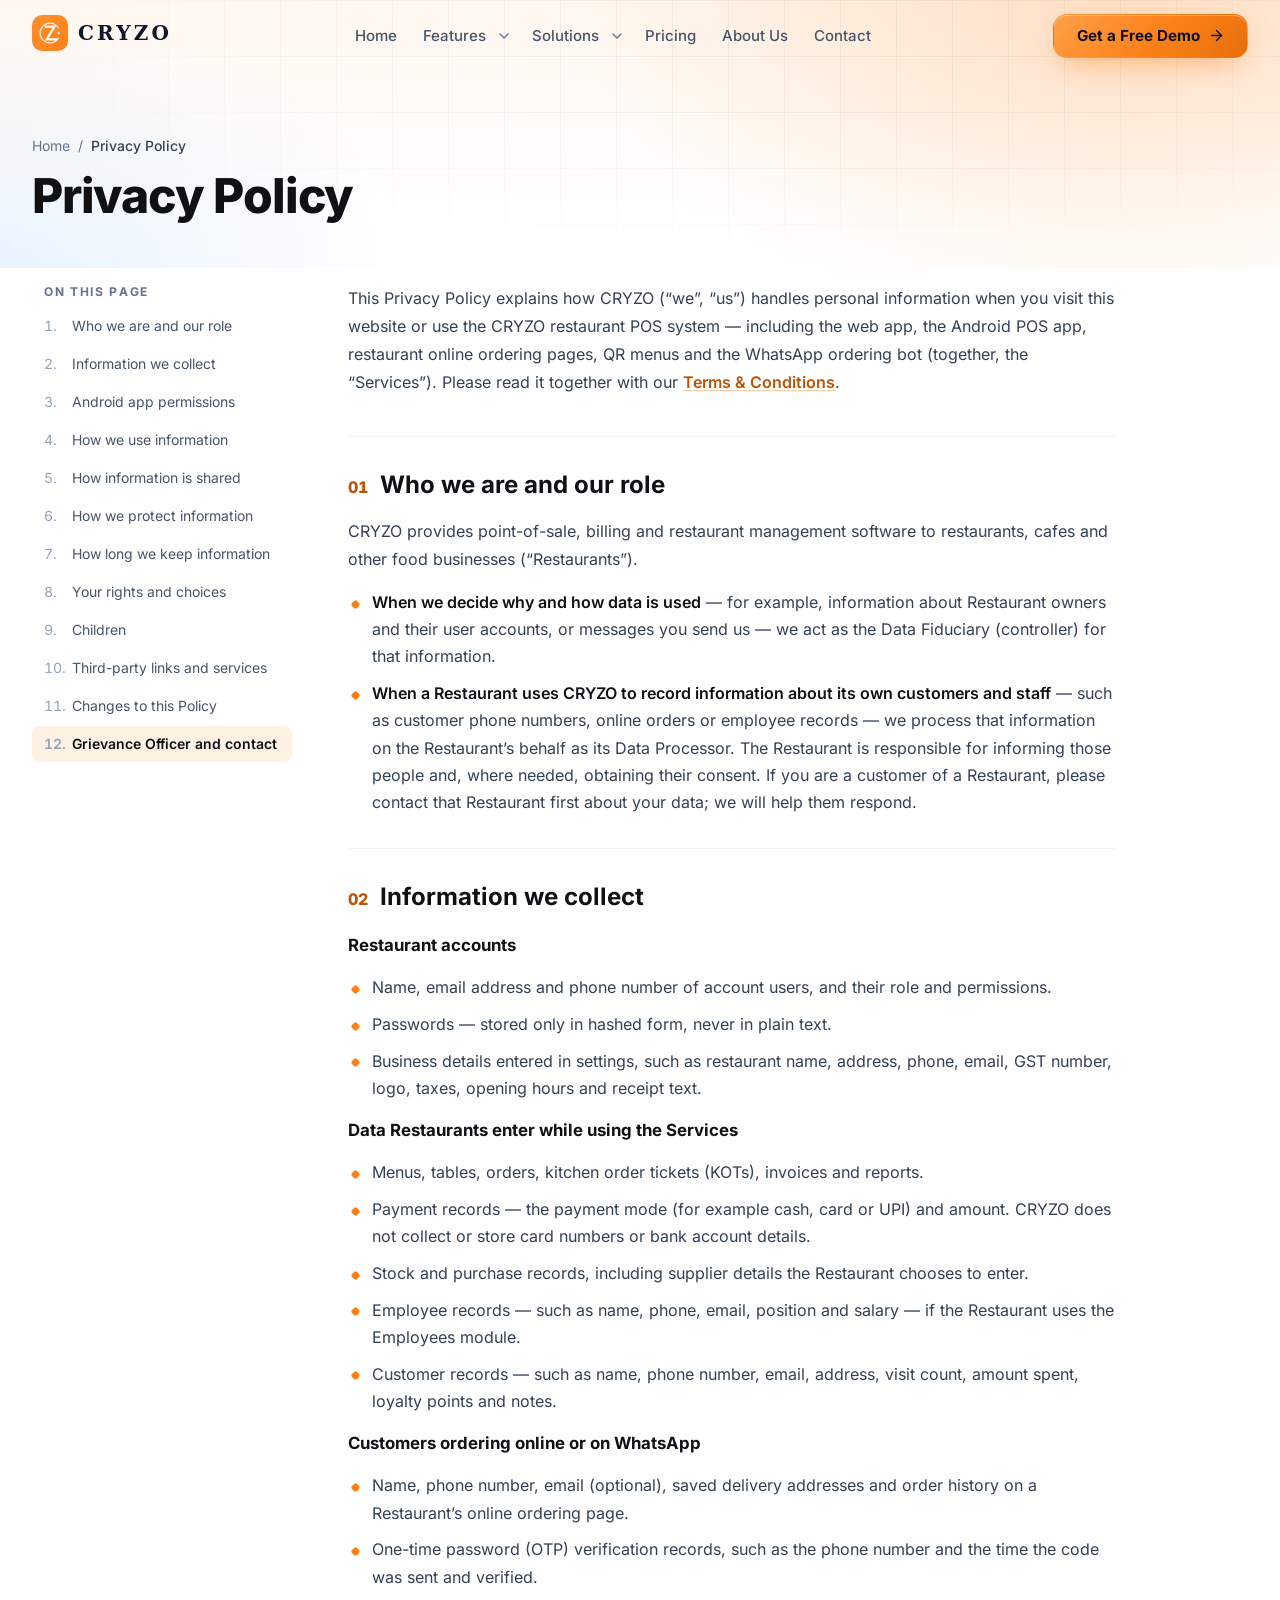
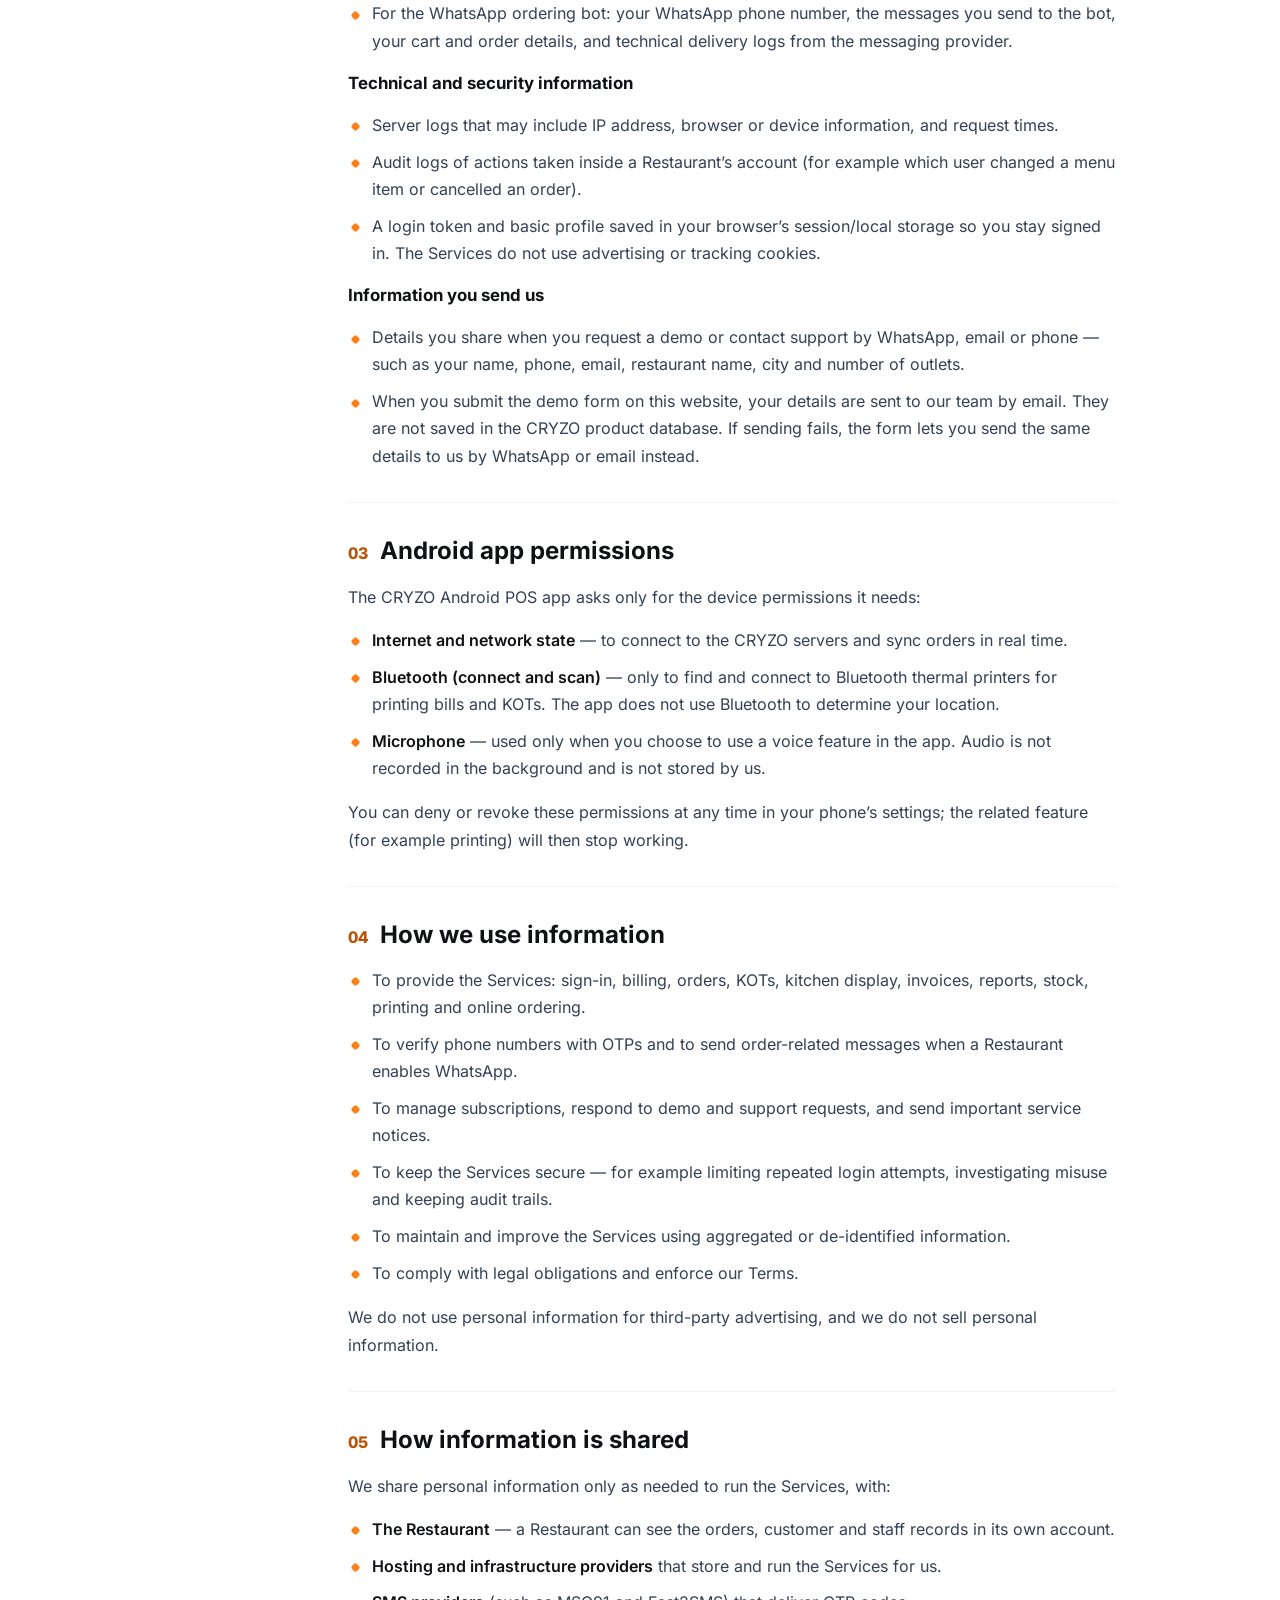
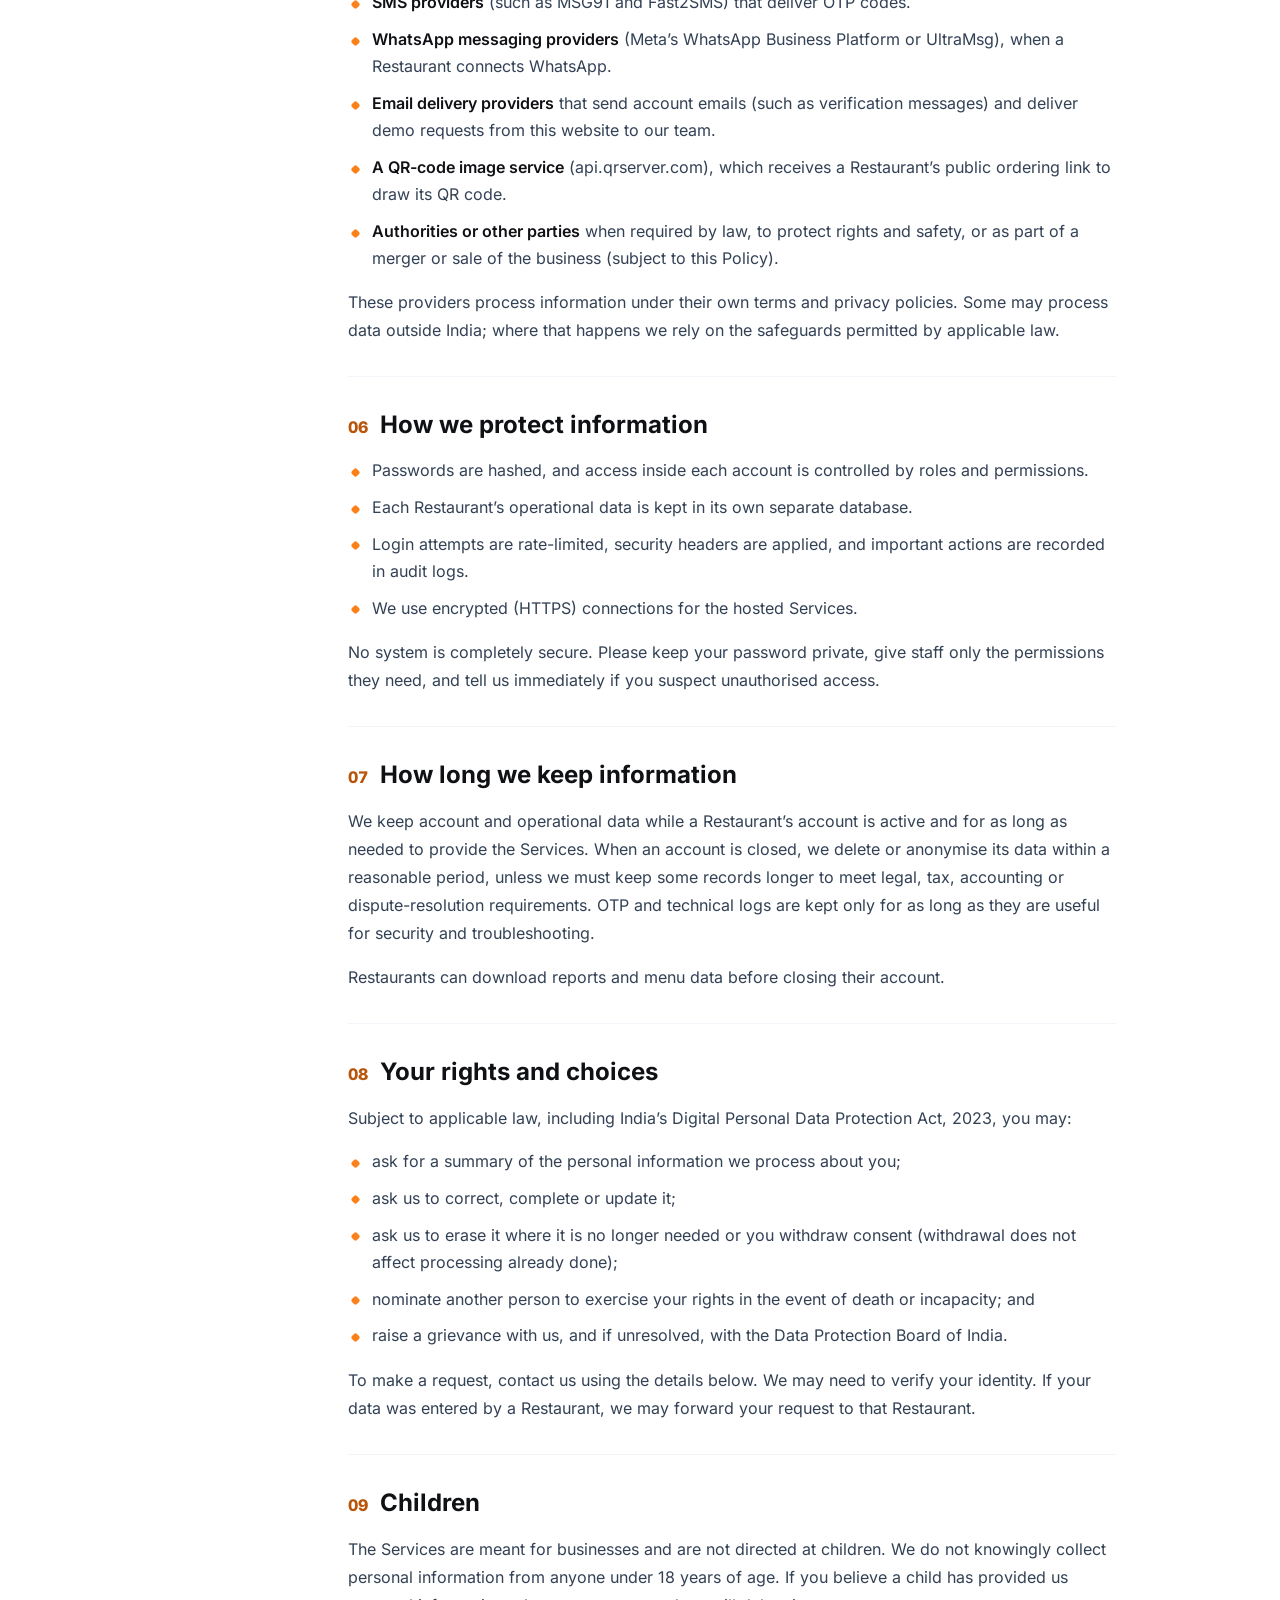
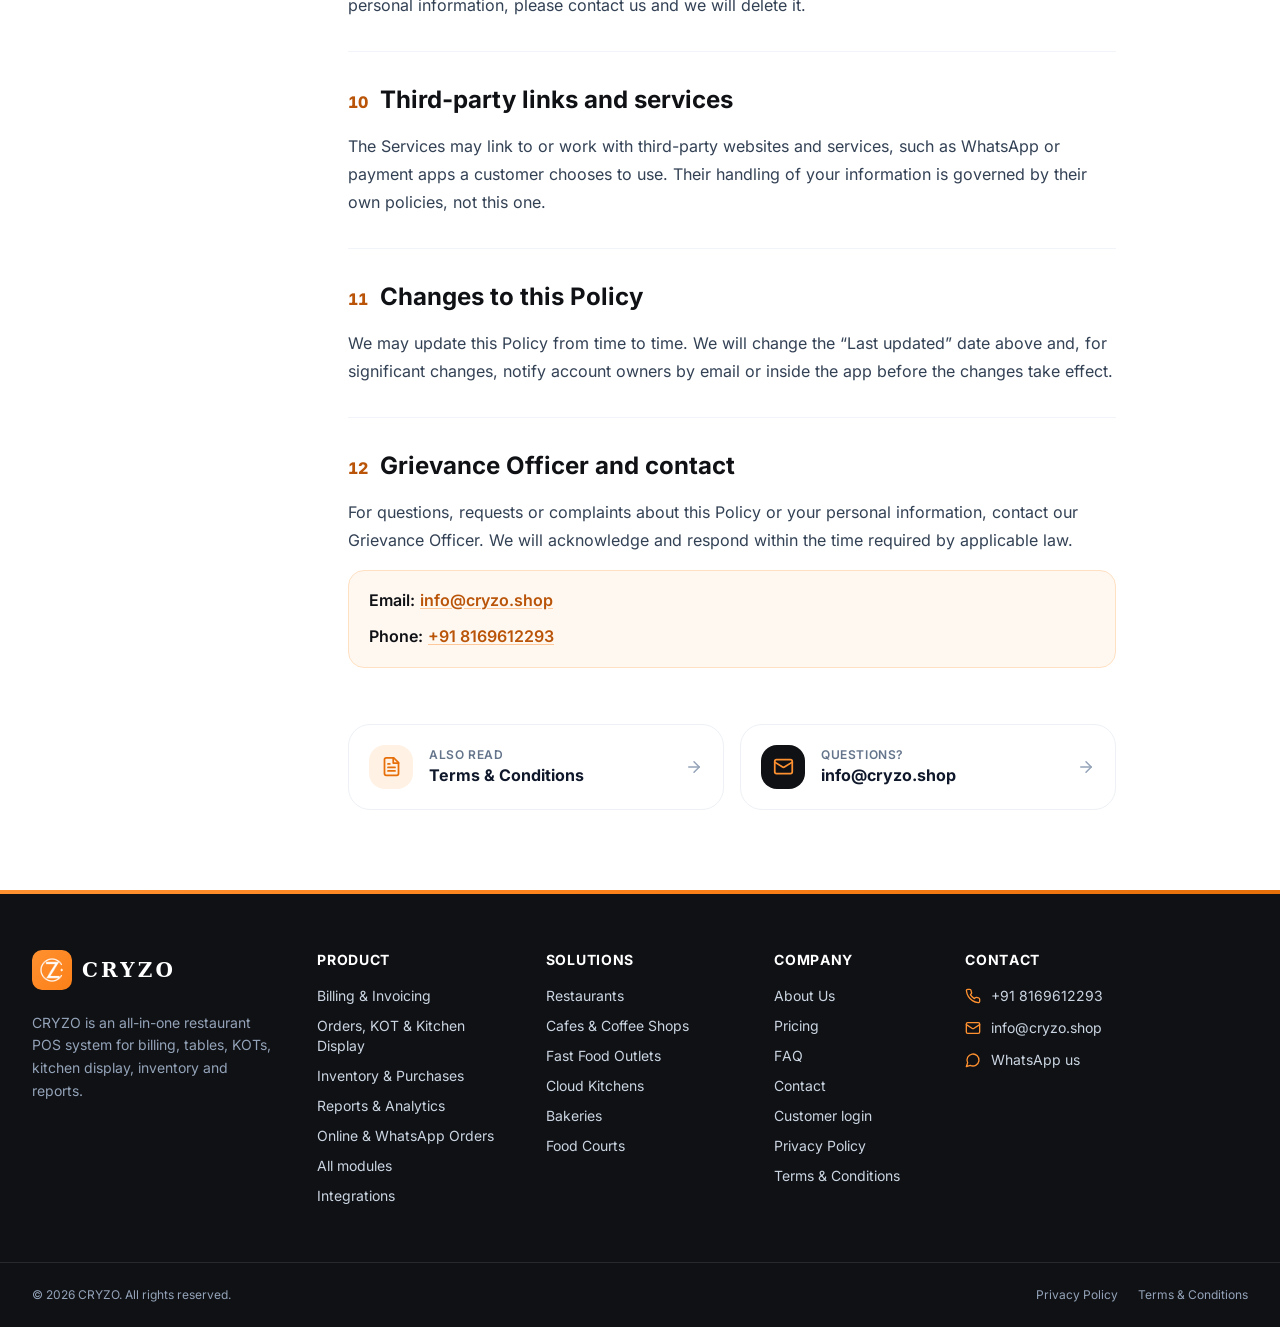
<file: privacy-policy/index.html>
<!DOCTYPE html>
<html lang="en-IN">
  <head>
    <meta charset="UTF-8" />
    <meta name="viewport" content="width=device-width, initial-scale=1.0" />
    <!-- SEO tags (title, description, canonical, Open Graph, structured data) are generated
         from src/seo.js by the seoHead plugin in vite.config.js. -->
    <title>Privacy Policy | CRYZO Restaurant POS</title>
    <meta name="description" content="How CRYZO collects, uses, shares and protects personal information in its restaurant POS web app, Android app, online ordering pages and WhatsApp bot." />
    <meta name="robots" content="index, follow, max-image-preview:large" />
    <link rel="canonical" href="https://cryzo.shop/privacy-policy/" />
    <meta property="og:type" content="website" />
    <meta property="og:site_name" content="CRYZO" />
    <meta property="og:locale" content="en_IN" />
    <meta property="og:title" content="Privacy Policy | CRYZO Restaurant POS" />
    <meta property="og:description" content="How CRYZO collects, uses, shares and protects personal information in its restaurant POS web app, Android app, online ordering pages and WhatsApp bot." />
    <meta property="og:url" content="https://cryzo.shop/privacy-policy/" />
    <meta property="og:image" content="https://cryzo.shop/images/og-image.png" />
    <meta property="og:image:width" content="1200" />
    <meta property="og:image:height" content="630" />
    <meta property="og:image:alt" content="CRYZO Restaurant POS System — billing, tables, KOT, inventory and reports" />
    <meta name="twitter:card" content="summary_large_image" />
    <meta name="twitter:title" content="Privacy Policy | CRYZO Restaurant POS" />
    <meta name="twitter:description" content="How CRYZO collects, uses, shares and protects personal information in its restaurant POS web app, Android app, online ordering pages and WhatsApp bot." />
    <meta name="twitter:image" content="https://cryzo.shop/images/og-image.png" />
    <meta name="theme-color" content="#0f1115" />
    <script type="application/ld+json">{"@context":"https://schema.org","@graph":[{"@type":"Organization","@id":"https://cryzo.shop/#organization","name":"CRYZO","url":"https://cryzo.shop/","logo":"https://cryzo.shop/icons/icon-512.png","email":"info@cryzo.shop","telephone":"+918169612293","contactPoint":[{"@type":"ContactPoint","contactType":"sales","telephone":"+918169612293","email":"info@cryzo.shop","areaServed":"IN"}]},{"@type":"WebPage","name":"Privacy Policy","url":"https://cryzo.shop/privacy-policy/","description":"How CRYZO collects, uses, shares and protects personal information in its restaurant POS web app, Android app, online ordering pages and WhatsApp bot.","dateModified":"2026-09-28","inLanguage":"en-IN","publisher":{"@id":"https://cryzo.shop/#organization"}},{"@type":"BreadcrumbList","itemListElement":[{"@type":"ListItem","position":1,"name":"Home","item":"https://cryzo.shop/"},{"@type":"ListItem","position":2,"name":"Privacy Policy","item":"https://cryzo.shop/privacy-policy/"}]}]}</script>
    <link rel="icon" href="/favicon.ico" sizes="48x48" />
    <link rel="icon" type="image/png" sizes="32x32" href="/favicon-32x32.png" />
    <link rel="apple-touch-icon" href="/apple-touch-icon.png" />
    <link rel="manifest" href="/site.webmanifest" />
    <script type="module" crossorigin src="/assets/privacy-DWzOv06F.js"></script>
    <link rel="modulepreload" crossorigin href="/assets/landing-DIzF1lCb.js">
    <link rel="modulepreload" crossorigin href="/assets/LegalPage-CAXp9bMR.js">
    <style>@font-face{font-family:Inter;font-style:normal;font-display:swap;font-weight:400;src:url(/assets/inter-latin-400-normal-C38fXH4l.woff2) format("woff2"),url(/assets/inter-latin-400-normal-CyCys3Eg.woff) format("woff")}@font-face{font-family:Inter;font-style:normal;font-display:swap;font-weight:500;src:url(/assets/inter-latin-500-normal-Cerq10X2.woff2) format("woff2"),url(/assets/inter-latin-500-normal-BL9OpVg8.woff) format("woff")}@font-face{font-family:Inter;font-style:normal;font-display:swap;font-weight:600;src:url(/assets/inter-latin-600-normal-LgqL8muc.woff2) format("woff2"),url(/assets/inter-latin-600-normal-CiBQ2DWP.woff) format("woff")}@font-face{font-family:Inter;font-style:normal;font-display:swap;font-weight:700;src:url(/assets/inter-latin-700-normal-Yt3aPRUw.woff2) format("woff2"),url(/assets/inter-latin-700-normal-BLAVimhd.woff) format("woff")}@font-face{font-family:Inter;font-style:normal;font-display:swap;font-weight:800;src:url(/assets/inter-latin-800-normal-BYj_oED-.woff2) format("woff2"),url(/assets/inter-latin-800-normal-D1mf63XC.woff) format("woff")}@font-face{font-family:Inter;font-style:normal;font-display:swap;font-weight:400;src:url(/assets/inter-latin-ext-400-normal-C1nco2VV.woff2) format("woff2"),url(/assets/inter-latin-ext-400-normal-77YHD8bZ.woff) format("woff")}@font-face{font-family:Inter;font-style:normal;font-display:swap;font-weight:600;src:url(/assets/inter-latin-ext-600-normal-D2bJ5OIk.woff2) format("woff2"),url(/assets/inter-latin-ext-600-normal-CIVaiw4L.woff) format("woff")}@font-face{font-family:Inter;font-style:normal;font-display:swap;font-weight:700;src:url(/assets/inter-latin-ext-700-normal-Ca8adRJv.woff2) format("woff2"),url(/assets/inter-latin-ext-700-normal-TidjK2hL.woff) format("woff")}@font-face{font-family:Inter;font-style:normal;font-display:swap;font-weight:800;src:url(/assets/inter-latin-ext-800-normal-DZJjya6U.woff2) format("woff2"),url(/assets/inter-latin-ext-800-normal-BOMpwxm3.woff) format("woff")}*,:before,:after{--tw-border-spacing-x: 0;--tw-border-spacing-y: 0;--tw-translate-x: 0;--tw-translate-y: 0;--tw-rotate: 0;--tw-skew-x: 0;--tw-skew-y: 0;--tw-scale-x: 1;--tw-scale-y: 1;--tw-pan-x: ;--tw-pan-y: ;--tw-pinch-zoom: ;--tw-scroll-snap-strictness: proximity;--tw-gradient-from-position: ;--tw-gradient-via-position: ;--tw-gradient-to-position: ;--tw-ordinal: ;--tw-slashed-zero: ;--tw-numeric-figure: ;--tw-numeric-spacing: ;--tw-numeric-fraction: ;--tw-ring-inset: ;--tw-ring-offset-width: 0px;--tw-ring-offset-color: #fff;--tw-ring-color: rgb(59 130 246 / .5);--tw-ring-offset-shadow: 0 0 #0000;--tw-ring-shadow: 0 0 #0000;--tw-shadow: 0 0 #0000;--tw-shadow-colored: 0 0 #0000;--tw-blur: ;--tw-brightness: ;--tw-contrast: ;--tw-grayscale: ;--tw-hue-rotate: ;--tw-invert: ;--tw-saturate: ;--tw-sepia: ;--tw-drop-shadow: ;--tw-backdrop-blur: ;--tw-backdrop-brightness: ;--tw-backdrop-contrast: ;--tw-backdrop-grayscale: ;--tw-backdrop-hue-rotate: ;--tw-backdrop-invert: ;--tw-backdrop-opacity: ;--tw-backdrop-saturate: ;--tw-backdrop-sepia: ;--tw-contain-size: ;--tw-contain-layout: ;--tw-contain-paint: ;--tw-contain-style: }::backdrop{--tw-border-spacing-x: 0;--tw-border-spacing-y: 0;--tw-translate-x: 0;--tw-translate-y: 0;--tw-rotate: 0;--tw-skew-x: 0;--tw-skew-y: 0;--tw-scale-x: 1;--tw-scale-y: 1;--tw-pan-x: ;--tw-pan-y: ;--tw-pinch-zoom: ;--tw-scroll-snap-strictness: proximity;--tw-gradient-from-position: ;--tw-gradient-via-position: ;--tw-gradient-to-position: ;--tw-ordinal: ;--tw-slashed-zero: ;--tw-numeric-figure: ;--tw-numeric-spacing: ;--tw-numeric-fraction: ;--tw-ring-inset: ;--tw-ring-offset-width: 0px;--tw-ring-offset-color: #fff;--tw-ring-color: rgb(59 130 246 / .5);--tw-ring-offset-shadow: 0 0 #0000;--tw-ring-shadow: 0 0 #0000;--tw-shadow: 0 0 #0000;--tw-shadow-colored: 0 0 #0000;--tw-blur: ;--tw-brightness: ;--tw-contrast: ;--tw-grayscale: ;--tw-hue-rotate: ;--tw-invert: ;--tw-saturate: ;--tw-sepia: ;--tw-drop-shadow: ;--tw-backdrop-blur: ;--tw-backdrop-brightness: ;--tw-backdrop-contrast: ;--tw-backdrop-grayscale: ;--tw-backdrop-hue-rotate: ;--tw-backdrop-invert: ;--tw-backdrop-opacity: ;--tw-backdrop-saturate: ;--tw-backdrop-sepia: ;--tw-contain-size: ;--tw-contain-layout: ;--tw-contain-paint: ;--tw-contain-style: }*,:before,:after{box-sizing:border-box;border-width:0;border-style:solid;border-color:#e5e7eb}:before,:after{--tw-content: ""}html,:host{line-height:1.5;-webkit-text-size-adjust:100%;-moz-tab-size:4;-o-tab-size:4;tab-size:4;font-family:Inter,system-ui,sans-serif;font-feature-settings:normal;font-variation-settings:normal;-webkit-tap-highlight-color:transparent}body{margin:0;line-height:inherit}hr{height:0;color:inherit;border-top-width:1px}abbr:where([title]){-webkit-text-decoration:underline dotted;text-decoration:underline dotted}h1,h2,h3,h4,h5,h6{font-size:inherit;font-weight:inherit}a{color:inherit;text-decoration:inherit}b,strong{font-weight:bolder}code,kbd,samp,pre{font-family:ui-monospace,SFMono-Regular,Menlo,Monaco,Consolas,Liberation Mono,Courier New,monospace;font-feature-settings:normal;font-variation-settings:normal;font-size:1em}small{font-size:80%}sub,sup{font-size:75%;line-height:0;position:relative;vertical-align:baseline}sub{bottom:-.25em}sup{top:-.5em}table{text-indent:0;border-color:inherit;border-collapse:collapse}button,input,optgroup,select,textarea{font-family:inherit;font-feature-settings:inherit;font-variation-settings:inherit;font-size:100%;font-weight:inherit;line-height:inherit;letter-spacing:inherit;color:inherit;margin:0;padding:0}button,select{text-transform:none}button,input:where([type=button]),input:where([type=reset]),input:where([type=submit]){-webkit-appearance:button;background-color:transparent;background-image:none}:-moz-focusring{outline:auto}:-moz-ui-invalid{box-shadow:none}progress{vertical-align:baseline}::-webkit-inner-spin-button,::-webkit-outer-spin-button{height:auto}[type=search]{-webkit-appearance:textfield;outline-offset:-2px}::-webkit-search-decoration{-webkit-appearance:none}::-webkit-file-upload-button{-webkit-appearance:button;font:inherit}summary{display:list-item}blockquote,dl,dd,h1,h2,h3,h4,h5,h6,hr,figure,p,pre{margin:0}fieldset{margin:0;padding:0}legend{padding:0}ol,ul,menu{list-style:none;margin:0;padding:0}dialog{padding:0}textarea{resize:vertical}input::-moz-placeholder,textarea::-moz-placeholder{opacity:1;color:#9ca3af}input::placeholder,textarea::placeholder{opacity:1;color:#9ca3af}button,[role=button]{cursor:pointer}:disabled{cursor:default}img,svg,video,canvas,audio,iframe,embed,object{display:block;vertical-align:middle}img,video{max-width:100%;height:auto}[hidden]:where(:not([hidden=until-found])){display:none}.sr-only{position:absolute;width:1px;height:1px;padding:0;margin:-1px;overflow:hidden;clip:rect(0,0,0,0);white-space:nowrap;border-width:0}.pointer-events-none{pointer-events:none}.visible{visibility:visible}.static{position:static}.fixed{position:fixed}.absolute{position:absolute}.relative{position:relative}.-inset-6{top:-1.5rem;right:-1.5rem;bottom:-1.5rem;left:-1.5rem}.inset-10{top:2.5rem;right:2.5rem;bottom:2.5rem;left:2.5rem}.inset-4{top:1rem;right:1rem;bottom:1rem;left:1rem}.inset-x-0{left:0;right:0}.inset-x-6{left:1.5rem;right:1.5rem}.inset-y-10{top:2.5rem;bottom:2.5rem}.-bottom-12{bottom:-3rem}.-bottom-14{bottom:-3.5rem}.-bottom-16{bottom:-4rem}.-bottom-24{bottom:-6rem}.-bottom-6{bottom:-1.5rem}.-left-16{left:-4rem}.-left-2{left:-.5rem}.-left-3{left:-.75rem}.-left-\[9999px\]{left:-9999px}.-right-16{right:-4rem}.-right-2{right:-.5rem}.-right-20{right:-5rem}.-right-24{right:-6rem}.-right-40{right:-10rem}.-right-6{right:-1.5rem}.-top-20{top:-5rem}.-top-24{top:-6rem}.-top-5{top:-1.25rem}.-top-6{top:-1.5rem}.-top-8{top:-2rem}.-top-9{top:-2.25rem}.bottom-0{bottom:0}.bottom-1{bottom:.25rem}.left-0{left:0}.left-0\.5{left:.125rem}.left-1\/2{left:50%}.left-10{left:2.5rem}.left-8{left:2rem}.right-0{right:0}.right-0\.5{right:.125rem}.right-2{right:.5rem}.right-4{right:1rem}.right-\[30\%\]{right:30%}.top-0{top:0}.top-0\.5{top:.125rem}.top-1{top:.25rem}.top-1\.5{top:.375rem}.top-2{top:.5rem}.top-20{top:5rem}.top-\[72px\]{top:72px}.top-full{top:100%}.-z-0{z-index:0}.-z-10{z-index:-10}.z-10{z-index:10}.z-20{z-index:20}.z-50{z-index:50}.m-0{margin:0}.mx-2\.5{margin-left:.625rem;margin-right:.625rem}.mx-4{margin-left:1rem;margin-right:1rem}.mx-auto{margin-left:auto;margin-right:auto}.-ml-\[1\%\]{margin-left:-1%}.mb-1\.5{margin-bottom:.375rem}.mb-10{margin-bottom:2.5rem}.mb-2{margin-bottom:.5rem}.mb-3{margin-bottom:.75rem}.mb-4{margin-bottom:1rem}.ml-1{margin-left:.25rem}.mt-0\.5{margin-top:.125rem}.mt-1{margin-top:.25rem}.mt-1\.5{margin-top:.375rem}.mt-10{margin-top:2.5rem}.mt-14{margin-top:3.5rem}.mt-16{margin-top:4rem}.mt-2{margin-top:.5rem}.mt-3{margin-top:.75rem}.mt-4{margin-top:1rem}.mt-5{margin-top:1.25rem}.mt-6{margin-top:1.5rem}.mt-7{margin-top:1.75rem}.mt-8{margin-top:2rem}.block{display:block}.inline-block{display:inline-block}.flex{display:flex}.inline-flex{display:inline-flex}.table{display:table}.grid{display:grid}.contents{display:contents}.hidden{display:none}.h-0\.5{height:.125rem}.h-1{height:.25rem}.h-1\.5{height:.375rem}.h-10{height:2.5rem}.h-11{height:2.75rem}.h-12{height:3rem}.h-14{height:3.5rem}.h-16{height:4rem}.h-2{height:.5rem}.h-2\.5{height:.625rem}.h-24{height:6rem}.h-3{height:.75rem}.h-3\.5{height:.875rem}.h-4{height:1rem}.h-5{height:1.25rem}.h-52{height:13rem}.h-56{height:14rem}.h-6{height:1.5rem}.h-60{height:15rem}.h-64{height:16rem}.h-7{height:1.75rem}.h-72{height:18rem}.h-8{height:2rem}.h-9{height:2.25rem}.h-\[480px\]{height:480px}.h-\[520px\]{height:520px}.h-\[72px\]{height:72px}.h-\[calc\(100dvh-72px\)\]{height:calc(100dvh - 72px)}.h-auto{height:auto}.h-full{height:100%}.h-px{height:1px}.\!min-h-\[44px\]{min-height:44px!important}.min-h-screen{min-height:100vh}.w-1{width:.25rem}.w-1\.5{width:.375rem}.w-10{width:2.5rem}.w-11{width:2.75rem}.w-12{width:3rem}.w-14{width:3.5rem}.w-16{width:4rem}.w-2{width:.5rem}.w-2\.5{width:.625rem}.w-24{width:6rem}.w-3{width:.75rem}.w-32{width:8rem}.w-4{width:1rem}.w-40{width:10rem}.w-48{width:12rem}.w-5{width:1.25rem}.w-52{width:13rem}.w-56{width:14rem}.w-6{width:1.5rem}.w-60{width:15rem}.w-64{width:16rem}.w-7{width:1.75rem}.w-72{width:18rem}.w-8{width:2rem}.w-9{width:2.25rem}.w-\[150px\]{width:150px}.w-\[200px\]{width:200px}.w-\[48\%\]{width:48%}.w-\[520px\]{width:520px}.w-\[560px\]{width:560px}.w-\[680px\]{width:680px}.w-\[760px\]{width:760px}.w-full{width:100%}.w-px{width:1px}.min-w-0{min-width:0px}.min-w-\[110px\]{min-width:110px}.min-w-\[300px\]{min-width:300px}.max-w-2xl{max-width:42rem}.max-w-3xl{max-width:48rem}.max-w-4xl{max-width:56rem}.max-w-7xl{max-width:80rem}.max-w-\[460px\]{max-width:460px}.max-w-\[520px\]{max-width:520px}.max-w-\[560px\]{max-width:560px}.max-w-\[640px\]{max-width:640px}.max-w-\[82\%\]{max-width:82%}.max-w-lg{max-width:32rem}.max-w-md{max-width:28rem}.max-w-xl{max-width:36rem}.max-w-xs{max-width:20rem}.flex-1{flex:1 1 0%}.shrink-0{flex-shrink:0}.grow{flex-grow:1}.origin-top-left{transform-origin:top left}.-translate-x-1\/2{--tw-translate-x: -50%;transform:translate(var(--tw-translate-x),var(--tw-translate-y)) rotate(var(--tw-rotate)) skew(var(--tw-skew-x)) skewY(var(--tw-skew-y)) scaleX(var(--tw-scale-x)) scaleY(var(--tw-scale-y))}.-rotate-90{--tw-rotate: -90deg;transform:translate(var(--tw-translate-x),var(--tw-translate-y)) rotate(var(--tw-rotate)) skew(var(--tw-skew-x)) skewY(var(--tw-skew-y)) scaleX(var(--tw-scale-x)) scaleY(var(--tw-scale-y))}.-rotate-\[3deg\]{--tw-rotate: -3deg;transform:translate(var(--tw-translate-x),var(--tw-translate-y)) rotate(var(--tw-rotate)) skew(var(--tw-skew-x)) skewY(var(--tw-skew-y)) scaleX(var(--tw-scale-x)) scaleY(var(--tw-scale-y))}.rotate-180{--tw-rotate: 180deg;transform:translate(var(--tw-translate-x),var(--tw-translate-y)) rotate(var(--tw-rotate)) skew(var(--tw-skew-x)) skewY(var(--tw-skew-y)) scaleX(var(--tw-scale-x)) scaleY(var(--tw-scale-y))}.rotate-\[3deg\]{--tw-rotate: 3deg;transform:translate(var(--tw-translate-x),var(--tw-translate-y)) rotate(var(--tw-rotate)) skew(var(--tw-skew-x)) skewY(var(--tw-skew-y)) scaleX(var(--tw-scale-x)) scaleY(var(--tw-scale-y))}.transform{transform:translate(var(--tw-translate-x),var(--tw-translate-y)) rotate(var(--tw-rotate)) skew(var(--tw-skew-x)) skewY(var(--tw-skew-y)) scaleX(var(--tw-scale-x)) scaleY(var(--tw-scale-y))}@keyframes pulse{50%{opacity:.5}}.animate-pulse{animation:pulse 2s cubic-bezier(.4,0,.6,1) infinite}.cursor-pointer{cursor:pointer}.select-none{-webkit-user-select:none;-moz-user-select:none;user-select:none}.resize-y{resize:vertical}.scroll-mt-24{scroll-margin-top:6rem}.list-none{list-style-type:none}.grid-cols-1{grid-template-columns:repeat(1,minmax(0,1fr))}.grid-cols-2{grid-template-columns:repeat(2,minmax(0,1fr))}.grid-cols-3{grid-template-columns:repeat(3,minmax(0,1fr))}.grid-cols-4{grid-template-columns:repeat(4,minmax(0,1fr))}.grid-cols-5{grid-template-columns:repeat(5,minmax(0,1fr))}.grid-cols-\[auto_1fr_auto_auto\]{grid-template-columns:auto 1fr auto auto}.flex-col{flex-direction:column}.flex-wrap{flex-wrap:wrap}.place-items-center{place-items:center}.items-start{align-items:flex-start}.items-end{align-items:flex-end}.items-center{align-items:center}.items-baseline{align-items:baseline}.justify-start{justify-content:flex-start}.justify-end{justify-content:flex-end}.justify-center{justify-content:center}.justify-between{justify-content:space-between}.gap-0\.5{gap:.125rem}.gap-1{gap:.25rem}.gap-1\.5{gap:.375rem}.gap-10{gap:2.5rem}.gap-12{gap:3rem}.gap-2{gap:.5rem}.gap-2\.5{gap:.625rem}.gap-3{gap:.75rem}.gap-4{gap:1rem}.gap-5{gap:1.25rem}.gap-6{gap:1.5rem}.gap-8{gap:2rem}.gap-x-2{-moz-column-gap:.5rem;column-gap:.5rem}.gap-x-5{-moz-column-gap:1.25rem;column-gap:1.25rem}.gap-x-6{-moz-column-gap:1.5rem;column-gap:1.5rem}.gap-y-1{row-gap:.25rem}.gap-y-2{row-gap:.5rem}.gap-y-3{row-gap:.75rem}.space-y-0\.5>:not([hidden])~:not([hidden]){--tw-space-y-reverse: 0;margin-top:calc(.125rem * calc(1 - var(--tw-space-y-reverse)));margin-bottom:calc(.125rem * var(--tw-space-y-reverse))}.space-y-1>:not([hidden])~:not([hidden]){--tw-space-y-reverse: 0;margin-top:calc(.25rem * calc(1 - var(--tw-space-y-reverse)));margin-bottom:calc(.25rem * var(--tw-space-y-reverse))}.space-y-1\.5>:not([hidden])~:not([hidden]){--tw-space-y-reverse: 0;margin-top:calc(.375rem * calc(1 - var(--tw-space-y-reverse)));margin-bottom:calc(.375rem * var(--tw-space-y-reverse))}.space-y-14>:not([hidden])~:not([hidden]){--tw-space-y-reverse: 0;margin-top:calc(3.5rem * calc(1 - var(--tw-space-y-reverse)));margin-bottom:calc(3.5rem * var(--tw-space-y-reverse))}.space-y-2>:not([hidden])~:not([hidden]){--tw-space-y-reverse: 0;margin-top:calc(.5rem * calc(1 - var(--tw-space-y-reverse)));margin-bottom:calc(.5rem * var(--tw-space-y-reverse))}.space-y-2\.5>:not([hidden])~:not([hidden]){--tw-space-y-reverse: 0;margin-top:calc(.625rem * calc(1 - var(--tw-space-y-reverse)));margin-bottom:calc(.625rem * var(--tw-space-y-reverse))}.space-y-3>:not([hidden])~:not([hidden]){--tw-space-y-reverse: 0;margin-top:calc(.75rem * calc(1 - var(--tw-space-y-reverse)));margin-bottom:calc(.75rem * var(--tw-space-y-reverse))}.space-y-4>:not([hidden])~:not([hidden]){--tw-space-y-reverse: 0;margin-top:calc(1rem * calc(1 - var(--tw-space-y-reverse)));margin-bottom:calc(1rem * var(--tw-space-y-reverse))}.divide-y>:not([hidden])~:not([hidden]){--tw-divide-y-reverse: 0;border-top-width:calc(1px * calc(1 - var(--tw-divide-y-reverse)));border-bottom-width:calc(1px * var(--tw-divide-y-reverse))}.divide-slate-100>:not([hidden])~:not([hidden]){--tw-divide-opacity: 1;border-color:rgb(241 245 249 / var(--tw-divide-opacity, 1))}.overflow-hidden{overflow:hidden}.overflow-x-auto{overflow-x:auto}.overflow-y-auto{overflow-y:auto}.truncate{overflow:hidden;text-overflow:ellipsis;white-space:nowrap}.whitespace-nowrap{white-space:nowrap}.whitespace-pre-line{white-space:pre-line}.break-all{word-break:break-all}.rounded{border-radius:.25rem}.rounded-2xl{border-radius:1rem}.rounded-3xl{border-radius:1.5rem}.rounded-\[10px\]{border-radius:10px}.rounded-\[22px\]{border-radius:22px}.rounded-\[26px\]{border-radius:26px}.rounded-\[28px\]{border-radius:28px}.rounded-\[2px\]{border-radius:2px}.rounded-\[30px\]{border-radius:30px}.rounded-\[32px\]{border-radius:32px}.rounded-\[38px\]{border-radius:38px}.rounded-\[3px\]{border-radius:3px}.rounded-\[40px\]{border-radius:40px}.rounded-\[5px\]{border-radius:5px}.rounded-full{border-radius:9999px}.rounded-lg{border-radius:.5rem}.rounded-md{border-radius:.375rem}.rounded-xl{border-radius:.75rem}.rounded-t-\[3px\]{border-top-left-radius:3px;border-top-right-radius:3px}.rounded-t-md{border-top-left-radius:.375rem;border-top-right-radius:.375rem}.rounded-bl-md{border-bottom-left-radius:.375rem}.rounded-br-md{border-bottom-right-radius:.375rem}.border{border-width:1px}.border-\[40px\]{border-width:40px}.border-y{border-top-width:1px;border-bottom-width:1px}.border-b{border-bottom-width:1px}.border-l-2{border-left-width:2px}.border-r{border-right-width:1px}.border-t{border-top-width:1px}.border-t-2{border-top-width:2px}.border-dashed{border-style:dashed}.border-\[\#12b76a\]{--tw-border-opacity: 1;border-color:rgb(18 183 106 / var(--tw-border-opacity, 1))}.border-\[\#f04438\]{--tw-border-opacity: 1;border-color:rgb(240 68 56 / var(--tw-border-opacity, 1))}.border-\[\#fc8019\]{--tw-border-opacity: 1;border-color:rgb(252 128 25 / var(--tw-border-opacity, 1))}.border-\[\#fc8019\]\/70{border-color:#fc8019b3}.border-\[\#ffd6b0\]{--tw-border-opacity: 1;border-color:rgb(255 214 176 / var(--tw-border-opacity, 1))}.border-brand{--tw-border-opacity: 1;border-color:rgb(252 128 25 / var(--tw-border-opacity, 1))}.border-brand\/70{border-color:#fc8019b3}.border-slate-100{--tw-border-opacity: 1;border-color:rgb(241 245 249 / var(--tw-border-opacity, 1))}.border-slate-200{--tw-border-opacity: 1;border-color:rgb(226 232 240 / var(--tw-border-opacity, 1))}.border-success{--tw-border-opacity: 1;border-color:rgb(18 183 106 / var(--tw-border-opacity, 1))}.border-transparent{border-color:transparent}.border-white\/10{border-color:#ffffff1a}.border-white\/15{border-color:#ffffff26}.border-white\/\[0\.06\]{border-color:#ffffff0f}.border-white\/\[0\.08\]{border-color:#ffffff14}.bg-\[\#075e54\]{--tw-bg-opacity: 1;background-color:rgb(7 94 84 / var(--tw-bg-opacity, 1))}.bg-\[\#0f1115\]{--tw-bg-opacity: 1;background-color:rgb(15 17 21 / var(--tw-bg-opacity, 1))}.bg-\[\#12b76a\]{--tw-bg-opacity: 1;background-color:rgb(18 183 106 / var(--tw-bg-opacity, 1))}.bg-\[\#12b76a\]\/10{background-color:#12b76a1a}.bg-\[\#12b76a\]\/15{background-color:#12b76a26}.bg-\[\#171a21\]{--tw-bg-opacity: 1;background-color:rgb(23 26 33 / var(--tw-bg-opacity, 1))}.bg-\[\#2e90fa\]{--tw-bg-opacity: 1;background-color:rgb(46 144 250 / var(--tw-bg-opacity, 1))}.bg-\[\#2e90fa\]\/15{background-color:#2e90fa26}.bg-\[\#32d583\]{--tw-bg-opacity: 1;background-color:rgb(50 213 131 / var(--tw-bg-opacity, 1))}.bg-\[\#d9fdd3\]{--tw-bg-opacity: 1;background-color:rgb(217 253 211 / var(--tw-bg-opacity, 1))}.bg-\[\#eaf4ff\]{--tw-bg-opacity: 1;background-color:rgb(234 244 255 / var(--tw-bg-opacity, 1))}.bg-\[\#efeae2\]{--tw-bg-opacity: 1;background-color:rgb(239 234 226 / var(--tw-bg-opacity, 1))}.bg-\[\#f04438\]{--tw-bg-opacity: 1;background-color:rgb(240 68 56 / var(--tw-bg-opacity, 1))}.bg-\[\#f04438\]\/10{background-color:#f044381a}.bg-\[\#f04438\]\/15{background-color:#f0443826}.bg-\[\#f04438\]\/80{background-color:#f04438cc}.bg-\[\#f79009\]\/10{background-color:#f790091a}.bg-\[\#f79009\]\/80{background-color:#f79009cc}.bg-\[\#f8fafc\]{--tw-bg-opacity: 1;background-color:rgb(248 250 252 / var(--tw-bg-opacity, 1))}.bg-\[\#fc8019\]{--tw-bg-opacity: 1;background-color:rgb(252 128 25 / var(--tw-bg-opacity, 1))}.bg-\[\#fc8019\]\/10{background-color:#fc80191a}.bg-\[\#fc8019\]\/15{background-color:#fc801926}.bg-\[\#fc8019\]\/\[0\.09\]{background-color:#fc801917}.bg-\[\#fcfcfd\]{--tw-bg-opacity: 1;background-color:rgb(252 252 253 / var(--tw-bg-opacity, 1))}.bg-\[\#fff1e3\]{--tw-bg-opacity: 1;background-color:rgb(255 241 227 / var(--tw-bg-opacity, 1))}.bg-\[\#fff4ea\]{--tw-bg-opacity: 1;background-color:rgb(255 244 234 / var(--tw-bg-opacity, 1))}.bg-\[\#fff6ee\]{--tw-bg-opacity: 1;background-color:rgb(255 246 238 / var(--tw-bg-opacity, 1))}.bg-\[\#fff8f1\]{--tw-bg-opacity: 1;background-color:rgb(255 248 241 / var(--tw-bg-opacity, 1))}.bg-amber-50{--tw-bg-opacity: 1;background-color:rgb(255 251 235 / var(--tw-bg-opacity, 1))}.bg-black{--tw-bg-opacity: 1;background-color:rgb(0 0 0 / var(--tw-bg-opacity, 1))}.bg-black\/20{background-color:#0003}.bg-brand{--tw-bg-opacity: 1;background-color:rgb(252 128 25 / var(--tw-bg-opacity, 1))}.bg-brand\/10{background-color:#fc80191a}.bg-brand\/15{background-color:#fc801926}.bg-brand\/20{background-color:#fc801933}.bg-brand\/25{background-color:#fc801940}.bg-brand\/\[0\.08\]{background-color:#fc801914}.bg-info\/10{background-color:#2e90fa1a}.bg-info\/15{background-color:#2e90fa26}.bg-ink{--tw-bg-opacity: 1;background-color:rgb(15 17 21 / var(--tw-bg-opacity, 1))}.bg-ink-2{--tw-bg-opacity: 1;background-color:rgb(23 26 33 / var(--tw-bg-opacity, 1))}.bg-slate-100{--tw-bg-opacity: 1;background-color:rgb(241 245 249 / var(--tw-bg-opacity, 1))}.bg-slate-300{--tw-bg-opacity: 1;background-color:rgb(203 213 225 / var(--tw-bg-opacity, 1))}.bg-slate-50{--tw-bg-opacity: 1;background-color:rgb(248 250 252 / var(--tw-bg-opacity, 1))}.bg-slate-50\/80{background-color:#f8fafccc}.bg-slate-900\/5{background-color:#0f172a0d}.bg-success{--tw-bg-opacity: 1;background-color:rgb(18 183 106 / var(--tw-bg-opacity, 1))}.bg-success\/10{background-color:#12b76a1a}.bg-success\/15{background-color:#12b76a26}.bg-success\/80{background-color:#12b76acc}.bg-white{--tw-bg-opacity: 1;background-color:rgb(255 255 255 / var(--tw-bg-opacity, 1))}.bg-white\/10{background-color:#ffffff1a}.bg-white\/15{background-color:#ffffff26}.bg-white\/25{background-color:#ffffff40}.bg-white\/5{background-color:#ffffff0d}.bg-white\/\[0\.03\]{background-color:#ffffff08}.bg-white\/\[0\.04\]{background-color:#ffffff0a}.bg-white\/\[0\.05\]{background-color:#ffffff0d}.bg-white\/\[0\.06\]{background-color:#ffffff0f}.bg-white\/\[0\.07\]{background-color:#ffffff12}.bg-gradient-to-b{background-image:linear-gradient(to bottom,var(--tw-gradient-stops))}.bg-gradient-to-br{background-image:linear-gradient(to bottom right,var(--tw-gradient-stops))}.bg-gradient-to-r{background-image:linear-gradient(to right,var(--tw-gradient-stops))}.bg-gradient-to-tr{background-image:linear-gradient(to top right,var(--tw-gradient-stops))}.from-\[\#1e222b\]{--tw-gradient-from: #1e222b var(--tw-gradient-from-position);--tw-gradient-to: rgb(30 34 43 / 0) var(--tw-gradient-to-position);--tw-gradient-stops: var(--tw-gradient-from), var(--tw-gradient-to)}.from-\[\#2a2f3a\]{--tw-gradient-from: #2a2f3a var(--tw-gradient-from-position);--tw-gradient-to: rgb(42 47 58 / 0) var(--tw-gradient-to-position);--tw-gradient-stops: var(--tw-gradient-from), var(--tw-gradient-to)}.from-\[\#fff4ea\]{--tw-gradient-from: #fff4ea var(--tw-gradient-from-position);--tw-gradient-to: rgb(255 244 234 / 0) var(--tw-gradient-to-position);--tw-gradient-stops: var(--tw-gradient-from), var(--tw-gradient-to)}.from-brand-light{--tw-gradient-from: #ff9130 var(--tw-gradient-from-position);--tw-gradient-to: rgb(255 145 48 / 0) var(--tw-gradient-to-position);--tw-gradient-stops: var(--tw-gradient-from), var(--tw-gradient-to)}.from-brand\/25{--tw-gradient-from: rgb(252 128 25 / .25) var(--tw-gradient-from-position);--tw-gradient-to: rgb(252 128 25 / 0) var(--tw-gradient-to-position);--tw-gradient-stops: var(--tw-gradient-from), var(--tw-gradient-to)}.from-brand\/30{--tw-gradient-from: rgb(252 128 25 / .3) var(--tw-gradient-from-position);--tw-gradient-to: rgb(252 128 25 / 0) var(--tw-gradient-to-position);--tw-gradient-stops: var(--tw-gradient-from), var(--tw-gradient-to)}.via-brand{--tw-gradient-to: rgb(252 128 25 / 0) var(--tw-gradient-to-position);--tw-gradient-stops: var(--tw-gradient-from), #fc8019 var(--tw-gradient-via-position), var(--tw-gradient-to)}.via-brand-light\/10{--tw-gradient-to: rgb(255 145 48 / 0) var(--tw-gradient-to-position);--tw-gradient-stops: var(--tw-gradient-from), rgb(255 145 48 / .1) var(--tw-gradient-via-position), var(--tw-gradient-to)}.via-transparent{--tw-gradient-to: rgb(0 0 0 / 0) var(--tw-gradient-to-position);--tw-gradient-stops: var(--tw-gradient-from), transparent var(--tw-gradient-via-position), var(--tw-gradient-to)}.via-white{--tw-gradient-to: rgb(255 255 255 / 0) var(--tw-gradient-to-position);--tw-gradient-stops: var(--tw-gradient-from), #fff var(--tw-gradient-via-position), var(--tw-gradient-to)}.to-\[\#14171d\]{--tw-gradient-to: #14171d var(--tw-gradient-to-position)}.to-\[\#171a21\]{--tw-gradient-to: #171a21 var(--tw-gradient-to-position)}.to-\[\#fff8f1\]{--tw-gradient-to: #fff8f1 var(--tw-gradient-to-position)}.to-brand-dark{--tw-gradient-to: #e66f0a var(--tw-gradient-to-position)}.to-info\/15{--tw-gradient-to: rgb(46 144 250 / .15) var(--tw-gradient-to-position)}.to-info\/25{--tw-gradient-to: rgb(46 144 250 / .25) var(--tw-gradient-to-position)}.p-1{padding:.25rem}.p-1\.5{padding:.375rem}.p-2{padding:.5rem}.p-2\.5{padding:.625rem}.p-3{padding:.75rem}.p-4{padding:1rem}.p-5{padding:1.25rem}.p-6{padding:1.5rem}.p-7{padding:1.75rem}.\!px-4{padding-left:1rem!important;padding-right:1rem!important}.px-1{padding-left:.25rem;padding-right:.25rem}.px-1\.5{padding-left:.375rem;padding-right:.375rem}.px-2{padding-left:.5rem;padding-right:.5rem}.px-2\.5{padding-left:.625rem;padding-right:.625rem}.px-3{padding-left:.75rem;padding-right:.75rem}.px-3\.5{padding-left:.875rem;padding-right:.875rem}.px-4{padding-left:1rem;padding-right:1rem}.px-5{padding-left:1.25rem;padding-right:1.25rem}.py-0\.5{padding-top:.125rem;padding-bottom:.125rem}.py-1{padding-top:.25rem;padding-bottom:.25rem}.py-1\.5{padding-top:.375rem;padding-bottom:.375rem}.py-10{padding-top:2.5rem;padding-bottom:2.5rem}.py-14{padding-top:3.5rem;padding-bottom:3.5rem}.py-2{padding-top:.5rem;padding-bottom:.5rem}.py-2\.5{padding-top:.625rem;padding-bottom:.625rem}.py-3{padding-top:.75rem;padding-bottom:.75rem}.py-3\.5{padding-top:.875rem;padding-bottom:.875rem}.py-4{padding-top:1rem;padding-bottom:1rem}.py-5{padding-top:1.25rem;padding-bottom:1.25rem}.py-6{padding-top:1.5rem;padding-bottom:1.5rem}.py-8{padding-top:2rem;padding-bottom:2rem}.py-\[1px\]{padding-top:1px;padding-bottom:1px}.pb-1{padding-bottom:.25rem}.pb-10{padding-bottom:2.5rem}.pb-12{padding-bottom:3rem}.pb-14{padding-bottom:3.5rem}.pb-2{padding-bottom:.5rem}.pb-2\.5{padding-bottom:.625rem}.pb-4{padding-bottom:1rem}.pb-5{padding-bottom:1.25rem}.pb-6{padding-bottom:1.5rem}.pb-8{padding-bottom:2rem}.pl-2{padding-left:.5rem}.pl-3{padding-left:.75rem}.pl-\[26px\]{padding-left:26px}.pr-0{padding-right:0}.pr-1{padding-right:.25rem}.pr-2{padding-right:.5rem}.pt-1{padding-top:.25rem}.pt-1\.5{padding-top:.375rem}.pt-2{padding-top:.5rem}.pt-3{padding-top:.75rem}.pt-4{padding-top:1rem}.pt-5{padding-top:1.25rem}.pt-6{padding-top:1.5rem}.pt-8{padding-top:2rem}.pt-\[72px\]{padding-top:72px}.text-left{text-align:left}.text-center{text-align:center}.text-right{text-align:right}.font-sans{font-family:Inter,system-ui,sans-serif}.\!text-sm{font-size:.875rem!important;line-height:1.25rem!important}.text-2xl{font-size:1.5rem;line-height:2rem}.text-3xl{font-size:1.875rem;line-height:2.25rem}.text-4xl{font-size:2.25rem;line-height:2.5rem}.text-5xl{font-size:3rem;line-height:1}.text-\[10\.5px\]{font-size:10.5px}.text-\[10px\]{font-size:10px}.text-\[11px\]{font-size:11px}.text-\[12px\]{font-size:12px}.text-\[13px\]{font-size:13px}.text-\[15px\]{font-size:15px}.text-\[17px\]{font-size:17px}.text-\[2\.2rem\]{font-size:2.2rem}.text-\[7\.5px\]{font-size:7.5px}.text-\[8\.5px\]{font-size:8.5px}.text-\[8px\]{font-size:8px}.text-\[9\.5px\]{font-size:9.5px}.text-\[9px\]{font-size:9px}.text-base{font-size:1rem;line-height:1.5rem}.text-lg{font-size:1.125rem;line-height:1.75rem}.text-sm{font-size:.875rem;line-height:1.25rem}.text-xl{font-size:1.25rem;line-height:1.75rem}.text-xs{font-size:.75rem;line-height:1rem}.font-bold{font-weight:700}.font-extrabold{font-weight:800}.font-medium{font-weight:500}.font-normal{font-weight:400}.font-semibold{font-weight:600}.uppercase{text-transform:uppercase}.not-italic{font-style:normal}.tabular-nums{--tw-numeric-spacing: tabular-nums;font-variant-numeric:var(--tw-ordinal) var(--tw-slashed-zero) var(--tw-numeric-figure) var(--tw-numeric-spacing) var(--tw-numeric-fraction)}.leading-\[1\.08\]{line-height:1.08}.leading-\[1\.15\]{line-height:1.15}.leading-\[1\.1\]{line-height:1.1}.leading-relaxed{line-height:1.625}.leading-snug{line-height:1.375}.leading-tight{line-height:1.25}.tracking-\[0\.14em\]{letter-spacing:.14em}.tracking-\[0\.2em\]{letter-spacing:.2em}.tracking-tight{letter-spacing:-.025em}.tracking-wide{letter-spacing:.025em}.tracking-wider{letter-spacing:.05em}.text-\[\#067647\]{--tw-text-opacity: 1;color:rgb(6 118 71 / var(--tw-text-opacity, 1))}.text-\[\#079455\]{--tw-text-opacity: 1;color:rgb(7 148 85 / var(--tw-text-opacity, 1))}.text-\[\#0f1115\]{--tw-text-opacity: 1;color:rgb(15 17 21 / var(--tw-text-opacity, 1))}.text-\[\#175cd3\]{--tw-text-opacity: 1;color:rgb(23 92 211 / var(--tw-text-opacity, 1))}.text-\[\#32d583\]{--tw-text-opacity: 1;color:rgb(50 213 131 / var(--tw-text-opacity, 1))}.text-\[\#53b1fd\]{--tw-text-opacity: 1;color:rgb(83 177 253 / var(--tw-text-opacity, 1))}.text-\[\#b42318\]{--tw-text-opacity: 1;color:rgb(180 35 24 / var(--tw-text-opacity, 1))}.text-\[\#b54708\]{--tw-text-opacity: 1;color:rgb(181 71 8 / var(--tw-text-opacity, 1))}.text-\[\#d92d20\]{--tw-text-opacity: 1;color:rgb(217 45 32 / var(--tw-text-opacity, 1))}.text-\[\#f97066\]{--tw-text-opacity: 1;color:rgb(249 112 102 / var(--tw-text-opacity, 1))}.text-\[\#ff9130\]{--tw-text-opacity: 1;color:rgb(255 145 48 / var(--tw-text-opacity, 1))}.text-\[\#ff9f4d\]{--tw-text-opacity: 1;color:rgb(255 159 77 / var(--tw-text-opacity, 1))}.text-amber-700{--tw-text-opacity: 1;color:rgb(180 83 9 / var(--tw-text-opacity, 1))}.text-amber-900{--tw-text-opacity: 1;color:rgb(120 53 15 / var(--tw-text-opacity, 1))}.text-brand-dark{--tw-text-opacity: 1;color:rgb(230 111 10 / var(--tw-text-opacity, 1))}.text-brand-light{--tw-text-opacity: 1;color:rgb(255 145 48 / var(--tw-text-opacity, 1))}.text-brand-text{--tw-text-opacity: 1;color:rgb(185 84 8 / var(--tw-text-opacity, 1))}.text-ink{--tw-text-opacity: 1;color:rgb(15 17 21 / var(--tw-text-opacity, 1))}.text-ink\/70{color:#0f1115b3}.text-ink\/75{color:#0f1115bf}.text-ink\/80{color:#0f1115cc}.text-slate-200{--tw-text-opacity: 1;color:rgb(226 232 240 / var(--tw-text-opacity, 1))}.text-slate-300{--tw-text-opacity: 1;color:rgb(203 213 225 / var(--tw-text-opacity, 1))}.text-slate-400{--tw-text-opacity: 1;color:rgb(148 163 184 / var(--tw-text-opacity, 1))}.text-slate-500{--tw-text-opacity: 1;color:rgb(100 116 139 / var(--tw-text-opacity, 1))}.text-slate-600{--tw-text-opacity: 1;color:rgb(71 85 105 / var(--tw-text-opacity, 1))}.text-slate-700{--tw-text-opacity: 1;color:rgb(51 65 85 / var(--tw-text-opacity, 1))}.text-slate-800{--tw-text-opacity: 1;color:rgb(30 41 59 / var(--tw-text-opacity, 1))}.text-slate-900{--tw-text-opacity: 1;color:rgb(15 23 42 / var(--tw-text-opacity, 1))}.text-success{--tw-text-opacity: 1;color:rgb(18 183 106 / var(--tw-text-opacity, 1))}.text-white{--tw-text-opacity: 1;color:rgb(255 255 255 / var(--tw-text-opacity, 1))}.text-white\/70{color:#ffffffb3}.underline{text-decoration-line:underline}.decoration-brand\/40{text-decoration-color:#fc801966}.underline-offset-2{text-underline-offset:2px}.opacity-0{opacity:0}.opacity-100{opacity:1}.opacity-30{opacity:.3}.opacity-40{opacity:.4}.shadow-\[0_16px_40px_-28px_rgba\(252\,128\,25\,\.6\)\]{--tw-shadow: 0 16px 40px -28px rgba(252,128,25,.6);--tw-shadow-colored: 0 16px 40px -28px var(--tw-shadow-color);box-shadow:var(--tw-ring-offset-shadow, 0 0 #0000),var(--tw-ring-shadow, 0 0 #0000),var(--tw-shadow)}.shadow-\[0_20px_40px_-20px_rgba\(15\,17\,21\,\.4\)\]{--tw-shadow: 0 20px 40px -20px rgba(15,17,21,.4);--tw-shadow-colored: 0 20px 40px -20px var(--tw-shadow-color);box-shadow:var(--tw-ring-offset-shadow, 0 0 #0000),var(--tw-ring-shadow, 0 0 #0000),var(--tw-shadow)}.shadow-\[0_24px_60px_-35px_rgba\(15\,17\,21\,\.45\)\]{--tw-shadow: 0 24px 60px -35px rgba(15,17,21,.45);--tw-shadow-colored: 0 24px 60px -35px var(--tw-shadow-color);box-shadow:var(--tw-ring-offset-shadow, 0 0 #0000),var(--tw-ring-shadow, 0 0 #0000),var(--tw-shadow)}.shadow-\[0_30px_60px_-20px_rgba\(15\,17\,21\,\.55\)\,inset_0_0_0_1px_rgba\(255\,255\,255\,\.08\)\]{--tw-shadow: 0 30px 60px -20px rgba(15,17,21,.55),inset 0 0 0 1px rgba(255,255,255,.08);--tw-shadow-colored: 0 30px 60px -20px var(--tw-shadow-color), inset 0 0 0 1px var(--tw-shadow-color);box-shadow:var(--tw-ring-offset-shadow, 0 0 #0000),var(--tw-ring-shadow, 0 0 #0000),var(--tw-shadow)}.shadow-\[0_30px_70px_-35px_rgba\(15\,17\,21\,\.5\)\]{--tw-shadow: 0 30px 70px -35px rgba(15,17,21,.5);--tw-shadow-colored: 0 30px 70px -35px var(--tw-shadow-color);box-shadow:var(--tw-ring-offset-shadow, 0 0 #0000),var(--tw-ring-shadow, 0 0 #0000),var(--tw-shadow)}.shadow-\[0_30px_80px_-30px_rgba\(15\,17\,21\,\.45\)\]{--tw-shadow: 0 30px 80px -30px rgba(15,17,21,.45);--tw-shadow-colored: 0 30px 80px -30px var(--tw-shadow-color);box-shadow:var(--tw-ring-offset-shadow, 0 0 #0000),var(--tw-ring-shadow, 0 0 #0000),var(--tw-shadow)}.shadow-\[0_30px_80px_-30px_rgba\(15\,17\,21\,\.55\)\]{--tw-shadow: 0 30px 80px -30px rgba(15,17,21,.55);--tw-shadow-colored: 0 30px 80px -30px var(--tw-shadow-color);box-shadow:var(--tw-ring-offset-shadow, 0 0 #0000),var(--tw-ring-shadow, 0 0 #0000),var(--tw-shadow)}.shadow-\[0_30px_80px_-35px_rgba\(252\,128\,25\,\.6\)\]{--tw-shadow: 0 30px 80px -35px rgba(252,128,25,.6);--tw-shadow-colored: 0 30px 80px -35px var(--tw-shadow-color);box-shadow:var(--tw-ring-offset-shadow, 0 0 #0000),var(--tw-ring-shadow, 0 0 #0000),var(--tw-shadow)}.shadow-\[0_30px_80px_-40px_rgba\(15\,17\,21\,\.45\)\]{--tw-shadow: 0 30px 80px -40px rgba(15,17,21,.45);--tw-shadow-colored: 0 30px 80px -40px var(--tw-shadow-color);box-shadow:var(--tw-ring-offset-shadow, 0 0 #0000),var(--tw-ring-shadow, 0 0 #0000),var(--tw-shadow)}.shadow-\[0_40px_100px_-40px_rgba\(15\,17\,21\,\.45\)\]{--tw-shadow: 0 40px 100px -40px rgba(15,17,21,.45);--tw-shadow-colored: 0 40px 100px -40px var(--tw-shadow-color);box-shadow:var(--tw-ring-offset-shadow, 0 0 #0000),var(--tw-ring-shadow, 0 0 #0000),var(--tw-shadow)}.shadow-\[0_40px_80px_-30px_rgba\(15\,17\,21\,\.55\)\]{--tw-shadow: 0 40px 80px -30px rgba(15,17,21,.55);--tw-shadow-colored: 0 40px 80px -30px var(--tw-shadow-color);box-shadow:var(--tw-ring-offset-shadow, 0 0 #0000),var(--tw-ring-shadow, 0 0 #0000),var(--tw-shadow)}.shadow-\[0_8px_20px_-8px_rgba\(252\,128\,25\,\.8\)\]{--tw-shadow: 0 8px 20px -8px rgba(252,128,25,.8);--tw-shadow-colored: 0 8px 20px -8px var(--tw-shadow-color);box-shadow:var(--tw-ring-offset-shadow, 0 0 #0000),var(--tw-ring-shadow, 0 0 #0000),var(--tw-shadow)}.shadow-sm{--tw-shadow: 0 1px 2px 0 rgb(0 0 0 / .05);--tw-shadow-colored: 0 1px 2px 0 var(--tw-shadow-color);box-shadow:var(--tw-ring-offset-shadow, 0 0 #0000),var(--tw-ring-shadow, 0 0 #0000),var(--tw-shadow)}.outline-none{outline:2px solid transparent;outline-offset:2px}.ring-1{--tw-ring-offset-shadow: var(--tw-ring-inset) 0 0 0 var(--tw-ring-offset-width) var(--tw-ring-offset-color);--tw-ring-shadow: var(--tw-ring-inset) 0 0 0 calc(1px + var(--tw-ring-offset-width)) var(--tw-ring-color);box-shadow:var(--tw-ring-offset-shadow),var(--tw-ring-shadow),var(--tw-shadow, 0 0 #0000)}.ring-2{--tw-ring-offset-shadow: var(--tw-ring-inset) 0 0 0 var(--tw-ring-offset-width) var(--tw-ring-offset-color);--tw-ring-shadow: var(--tw-ring-inset) 0 0 0 calc(2px + var(--tw-ring-offset-width)) var(--tw-ring-color);box-shadow:var(--tw-ring-offset-shadow),var(--tw-ring-shadow),var(--tw-shadow, 0 0 #0000)}.ring-\[\#ffe0c2\]{--tw-ring-opacity: 1;--tw-ring-color: rgb(255 224 194 / var(--tw-ring-opacity, 1))}.ring-brand{--tw-ring-opacity: 1;--tw-ring-color: rgb(252 128 25 / var(--tw-ring-opacity, 1))}.ring-slate-100{--tw-ring-opacity: 1;--tw-ring-color: rgb(241 245 249 / var(--tw-ring-opacity, 1))}.ring-white\/10{--tw-ring-color: rgb(255 255 255 / .1)}.blur-2xl{--tw-blur: blur(40px);filter:var(--tw-blur) var(--tw-brightness) var(--tw-contrast) var(--tw-grayscale) var(--tw-hue-rotate) var(--tw-invert) var(--tw-saturate) var(--tw-sepia) var(--tw-drop-shadow)}.blur-3xl{--tw-blur: blur(64px);filter:var(--tw-blur) var(--tw-brightness) var(--tw-contrast) var(--tw-grayscale) var(--tw-hue-rotate) var(--tw-invert) var(--tw-saturate) var(--tw-sepia) var(--tw-drop-shadow)}.filter{filter:var(--tw-blur) var(--tw-brightness) var(--tw-contrast) var(--tw-grayscale) var(--tw-hue-rotate) var(--tw-invert) var(--tw-saturate) var(--tw-sepia) var(--tw-drop-shadow)}.backdrop-blur{--tw-backdrop-blur: blur(8px);-webkit-backdrop-filter:var(--tw-backdrop-blur) var(--tw-backdrop-brightness) var(--tw-backdrop-contrast) var(--tw-backdrop-grayscale) var(--tw-backdrop-hue-rotate) var(--tw-backdrop-invert) var(--tw-backdrop-opacity) var(--tw-backdrop-saturate) var(--tw-backdrop-sepia);backdrop-filter:var(--tw-backdrop-blur) var(--tw-backdrop-brightness) var(--tw-backdrop-contrast) var(--tw-backdrop-grayscale) var(--tw-backdrop-hue-rotate) var(--tw-backdrop-invert) var(--tw-backdrop-opacity) var(--tw-backdrop-saturate) var(--tw-backdrop-sepia)}.transition-all{transition-property:all;transition-timing-function:cubic-bezier(.4,0,.2,1);transition-duration:.15s}.transition-colors{transition-property:color,background-color,border-color,text-decoration-color,fill,stroke;transition-timing-function:cubic-bezier(.4,0,.2,1);transition-duration:.15s}.transition-opacity{transition-property:opacity;transition-timing-function:cubic-bezier(.4,0,.2,1);transition-duration:.15s}.transition-transform{transition-property:transform;transition-timing-function:cubic-bezier(.4,0,.2,1);transition-duration:.15s}.duration-300{transition-duration:.3s}.ease-out{transition-timing-function:cubic-bezier(0,0,.2,1)}html{scroll-behavior:smooth}@media (prefers-reduced-motion: reduce){html{scroll-behavior:auto}}body{margin:0;background:#fff;-webkit-font-smoothing:antialiased;-moz-osx-font-smoothing:grayscale}.first-of-type\:mt-10:first-of-type{margin-top:2.5rem}.hover\:gap-2\.5:hover{gap:.625rem}.hover\:border-brand:hover{--tw-border-opacity: 1;border-color:rgb(252 128 25 / var(--tw-border-opacity, 1))}.hover\:bg-\[\#fff6ee\]:hover{--tw-bg-opacity: 1;background-color:rgb(255 246 238 / var(--tw-bg-opacity, 1))}.hover\:bg-slate-50:hover{--tw-bg-opacity: 1;background-color:rgb(248 250 252 / var(--tw-bg-opacity, 1))}.hover\:bg-white\/40:hover{background-color:#fff6}.hover\:bg-white\/\[0\.12\]:hover{background-color:#ffffff1f}.hover\:text-brand-light:hover{--tw-text-opacity: 1;color:rgb(255 145 48 / var(--tw-text-opacity, 1))}.hover\:text-ink:hover{--tw-text-opacity: 1;color:rgb(15 17 21 / var(--tw-text-opacity, 1))}.hover\:underline:hover{text-decoration-line:underline}.hover\:decoration-brand:hover{text-decoration-color:#fc8019}.focus\:not-sr-only:focus{position:static;width:auto;height:auto;padding:0;margin:0;overflow:visible;clip:auto;white-space:normal}.focus\:absolute:focus{position:absolute}.focus\:left-4:focus{left:1rem}.focus\:top-3:focus{top:.75rem}.focus\:z-\[60\]:focus{z-index:60}.focus\:rounded-lg:focus{border-radius:.5rem}.focus\:bg-ink:focus{--tw-bg-opacity: 1;background-color:rgb(15 17 21 / var(--tw-bg-opacity, 1))}.focus\:px-4:focus{padding-left:1rem;padding-right:1rem}.focus\:py-2:focus{padding-top:.5rem;padding-bottom:.5rem}.focus\:font-semibold:focus{font-weight:600}.focus\:text-white:focus{--tw-text-opacity: 1;color:rgb(255 255 255 / var(--tw-text-opacity, 1))}.focus-visible\:bg-\[\#fff6ee\]:focus-visible{--tw-bg-opacity: 1;background-color:rgb(255 246 238 / var(--tw-bg-opacity, 1))}.active\:border-brand\/60:active{border-color:#fc801999}.active\:bg-brand:active{--tw-bg-opacity: 1;background-color:rgb(252 128 25 / var(--tw-bg-opacity, 1))}.active\:bg-brand\/10:active{background-color:#fc80191a}.active\:text-brand-light:active{--tw-text-opacity: 1;color:rgb(255 145 48 / var(--tw-text-opacity, 1))}.active\:text-ink:active{--tw-text-opacity: 1;color:rgb(15 17 21 / var(--tw-text-opacity, 1))}.group[open] .group-open\:rotate-180{--tw-rotate: 180deg;transform:translate(var(--tw-translate-x),var(--tw-translate-y)) rotate(var(--tw-rotate)) skew(var(--tw-skew-x)) skewY(var(--tw-skew-y)) scaleX(var(--tw-scale-x)) scaleY(var(--tw-scale-y))}.group:hover .group-hover\:translate-x-1{--tw-translate-x: .25rem;transform:translate(var(--tw-translate-x),var(--tw-translate-y)) rotate(var(--tw-rotate)) skew(var(--tw-skew-x)) skewY(var(--tw-skew-y)) scaleX(var(--tw-scale-x)) scaleY(var(--tw-scale-y))}.group:hover .group-hover\:bg-brand{--tw-bg-opacity: 1;background-color:rgb(252 128 25 / var(--tw-bg-opacity, 1))}.group:hover .group-hover\:text-ink{--tw-text-opacity: 1;color:rgb(15 17 21 / var(--tw-text-opacity, 1))}@media (min-width: 640px){.sm\:col-span-2{grid-column:span 2 / span 2}.sm\:mt-12{margin-top:3rem}.sm\:mt-14{margin-top:3.5rem}.sm\:mt-16{margin-top:4rem}.sm\:mt-20{margin-top:5rem}.sm\:block{display:block}.sm\:flex{display:flex}.sm\:w-auto{width:auto}.sm\:flex-none{flex:none}.sm\:grid-cols-2{grid-template-columns:repeat(2,minmax(0,1fr))}.sm\:grid-cols-3{grid-template-columns:repeat(3,minmax(0,1fr))}.sm\:grid-cols-\[1fr_0\.9fr\]{grid-template-columns:1fr .9fr}.sm\:grid-cols-\[1fr_210px\]{grid-template-columns:1fr 210px}.sm\:grid-cols-\[1fr_auto\]{grid-template-columns:1fr auto}.sm\:flex-row{flex-direction:row}.sm\:items-end{align-items:flex-end}.sm\:gap-12{gap:3rem}.sm\:space-y-28>:not([hidden])~:not([hidden]){--tw-space-y-reverse: 0;margin-top:calc(7rem * calc(1 - var(--tw-space-y-reverse)));margin-bottom:calc(7rem * var(--tw-space-y-reverse))}.sm\:rounded-\[26px\]{border-radius:26px}.sm\:border-l{border-left-width:1px}.sm\:border-t-0{border-top-width:0px}.sm\:p-10{padding:2.5rem}.sm\:p-4{padding:1rem}.sm\:p-5{padding:1.25rem}.sm\:p-7{padding:1.75rem}.sm\:p-8{padding:2rem}.sm\:p-9{padding:2.25rem}.sm\:px-10{padding-left:2.5rem;padding-right:2.5rem}.sm\:px-6{padding-left:1.5rem;padding-right:1.5rem}.sm\:py-10{padding-top:2.5rem;padding-bottom:2.5rem}.sm\:py-16{padding-top:4rem;padding-bottom:4rem}.sm\:py-20{padding-top:5rem;padding-bottom:5rem}.sm\:pb-12{padding-bottom:3rem}.sm\:pb-16{padding-bottom:4rem}.sm\:pb-20{padding-bottom:5rem}.sm\:pr-32{padding-right:8rem}.sm\:pt-14{padding-top:3.5rem}.sm\:pt-16{padding-top:4rem}.sm\:text-2xl{font-size:1.5rem;line-height:2rem}.sm\:text-3xl{font-size:1.875rem;line-height:2.25rem}.sm\:text-4xl{font-size:2.25rem;line-height:2.5rem}.sm\:text-5xl{font-size:3rem;line-height:1}.sm\:text-\[17px\]{font-size:17px}.sm\:text-lg{font-size:1.125rem;line-height:1.75rem}.sm\:text-xl{font-size:1.25rem;line-height:1.75rem}}@media (min-width: 768px){.md\:block{display:block}.md\:flex{display:flex}.md\:grid{display:grid}.md\:hidden{display:none}.md\:grid-cols-2{grid-template-columns:repeat(2,minmax(0,1fr))}.md\:grid-cols-3{grid-template-columns:repeat(3,minmax(0,1fr))}.md\:grid-cols-\[1\.2fr_0\.8fr\]{grid-template-columns:1.2fr .8fr}}@media (min-width: 1024px){.lg\:sticky{position:sticky}.lg\:-left-10{left:-2.5rem}.lg\:-left-8{left:-2rem}.lg\:-right-8{right:-2rem}.lg\:top-24{top:6rem}.lg\:top-28{top:7rem}.lg\:order-1{order:1}.lg\:order-2{order:2}.lg\:block{display:block}.lg\:flex{display:flex}.lg\:hidden{display:none}.lg\:w-\[165px\]{width:165px}.lg\:w-\[230px\]{width:230px}.lg\:grid-cols-2{grid-template-columns:repeat(2,minmax(0,1fr))}.lg\:grid-cols-3{grid-template-columns:repeat(3,minmax(0,1fr))}.lg\:grid-cols-4{grid-template-columns:repeat(4,minmax(0,1fr))}.lg\:grid-cols-6{grid-template-columns:repeat(6,minmax(0,1fr))}.lg\:grid-cols-\[0\.8fr_1\.2fr\]{grid-template-columns:.8fr 1.2fr}.lg\:grid-cols-\[0\.8fr_1\.5fr_0\.8fr\]{grid-template-columns:.8fr 1.5fr .8fr}.lg\:grid-cols-\[0\.95fr_1\.05fr\]{grid-template-columns:.95fr 1.05fr}.lg\:grid-cols-\[0\.9fr_1\.1fr\]{grid-template-columns:.9fr 1.1fr}.lg\:grid-cols-\[1\.3fr_1fr_1fr_0\.8fr_1\.5fr\]{grid-template-columns:1.3fr 1fr 1fr .8fr 1.5fr}.lg\:grid-cols-\[1\.6fr_0\.8fr\]{grid-template-columns:1.6fr .8fr}.lg\:grid-cols-\[1\.6fr_1fr\]{grid-template-columns:1.6fr 1fr}.lg\:grid-cols-\[1\.7fr_0\.8fr\]{grid-template-columns:1.7fr .8fr}.lg\:grid-cols-\[1fr_1\.1fr\]{grid-template-columns:1fr 1.1fr}.lg\:grid-cols-\[1fr_1\.35fr\]{grid-template-columns:1fr 1.35fr}.lg\:grid-cols-\[260px_1fr\]{grid-template-columns:260px 1fr}.lg\:items-center{align-items:center}.lg\:gap-10{gap:2.5rem}.lg\:gap-14{gap:3.5rem}.lg\:gap-16{gap:4rem}.lg\:self-start{align-self:flex-start}.lg\:px-14{padding-left:3.5rem;padding-right:3.5rem}.lg\:px-8{padding-left:2rem;padding-right:2rem}.lg\:py-24{padding-top:6rem;padding-bottom:6rem}.lg\:py-28{padding-top:7rem;padding-bottom:7rem}.lg\:pb-24{padding-bottom:6rem}.lg\:pr-36{padding-right:9rem}.lg\:pt-16{padding-top:4rem}.lg\:text-5xl{font-size:3rem;line-height:1}.lg\:text-\[2\.1rem\]{font-size:2.1rem}.lg\:text-\[2\.75rem\]{font-size:2.75rem}}@media (min-width: 1280px){.xl\:block{display:block}.xl\:grid-cols-3{grid-template-columns:repeat(3,minmax(0,1fr))}.xl\:grid-cols-4{grid-template-columns:repeat(4,minmax(0,1fr))}.xl\:text-\[3\.1rem\]{font-size:3.1rem}}.lp{--lp-orange: #fc8019;--lp-orange-light: #ff9130;--lp-orange-dark: #e66f0a;--lp-orange-text: #b95408;--lp-ink: #0f1115;--lp-ink-2: #171a21;--lp-ink-3: #1e222b;--lp-blue: #2e90fa;--lp-green: #12b76a;--lp-header-h: 72px;background:#fff;color:#0f172a;overflow-x:clip;font-family:Inter,system-ui,-apple-system,Segoe UI,Roboto,sans-serif}.lp *,.lp *:before,.lp *:after{box-sizing:border-box}.lp section[id]{scroll-margin-top:calc(var(--lp-header-h) + 8px)}.lp-wordmark{font-family:Georgia,"DejaVu Serif",Times New Roman,serif;font-weight:700;letter-spacing:.16em}.lp-gradient-text{background:linear-gradient(100deg,#ffb46b 0%,var(--lp-orange-light) 35%,var(--lp-orange) 65%,#ffcf8a 100%);background-size:200% auto;-webkit-background-clip:text;background-clip:text;color:transparent;animation:lp-shine 8s linear infinite}@keyframes lp-shine{to{background-position:200% center}}.lp-btn{display:inline-flex;align-items:center;justify-content:center;gap:.5rem;min-height:48px;padding:.75rem 1.4rem;border-radius:14px;font-weight:700;font-size:.95rem;line-height:1.2;text-decoration:none;transition:transform .2s ease,box-shadow .2s ease,background-color .2s ease,border-color .2s ease,color .2s ease;cursor:pointer;white-space:normal;text-align:center;border:1px solid transparent}.lp-btn:focus-visible,.lp a:focus-visible,.lp button:focus-visible,.lp input:focus-visible,.lp select:focus-visible,.lp textarea:focus-visible{outline:3px solid #ffb46b;outline-offset:3px}.lp-btn-primary{color:var(--lp-ink);background:linear-gradient(135deg,#ffa048 0%,var(--lp-orange) 55%,var(--lp-orange-dark) 100%);box-shadow:0 10px 30px -10px #fc8019a6,inset 0 1px #ffffff59}.lp-btn-primary:hover{transform:translateY(-2px);box-shadow:0 16px 40px -12px #fc8019cc,inset 0 1px #ffffff59}.lp-btn-primary:active{transform:translateY(0)}.lp-btn-ghost-dark{color:#fff;background:#ffffff0f;border-color:#ffffff29}.lp-btn-ghost-dark:hover{background:#ffffff1f;border-color:#ffffff4d;transform:translateY(-2px)}.lp-btn-outline{color:var(--lp-ink);background:#fff;border-color:#e2e8f0}.lp-btn-outline:hover{border-color:var(--lp-orange);color:var(--lp-orange-text);transform:translateY(-2px)}.lp-btn-dark{color:#fff;background:var(--lp-ink)}.lp-btn-dark:hover{background:var(--lp-ink-3);transform:translateY(-2px)}.lp-eyebrow{display:inline-flex;align-items:center;gap:.5rem;padding:.35rem .8rem;border-radius:999px;font-size:.75rem;font-weight:700;letter-spacing:.08em;text-transform:uppercase;color:var(--lp-orange-text);background:#fff4ea;border:1px solid #ffe0c2}.lp-eyebrow-dark{color:#ffb46b;background:#fc80191a;border-color:#fc801947}.lp-hero{position:relative;isolation:isolate;background:radial-gradient(1200px 600px at 80% -10%,rgba(252,128,25,.18),transparent 60%),radial-gradient(900px 500px at -10% 110%,rgba(46,144,250,.14),transparent 60%),var(--lp-ink);color:#fff}.lp-grid-bg{position:absolute;top:0;right:0;bottom:0;left:0;z-index:-1;pointer-events:none;background-image:linear-gradient(rgba(255,255,255,.045) 1px,transparent 1px),linear-gradient(90deg,rgba(255,255,255,.045) 1px,transparent 1px);background-size:56px 56px;-webkit-mask-image:radial-gradient(ellipse at 50% 30%,#000 30%,transparent 75%);mask-image:radial-gradient(ellipse at 50% 30%,#000 30%,transparent 75%)}.lp-blob{position:absolute;z-index:-1;border-radius:50%;filter:blur(70px);opacity:.55;pointer-events:none;animation:lp-drift 18s ease-in-out infinite alternate}.lp-blob-orange{background:radial-gradient(circle,#fc8019bf,#fc801900 70%)}.lp-blob-blue{background:radial-gradient(circle,#2e90fa99,#2e90fa00 70%);animation-duration:22s}.lp-blob-green{background:radial-gradient(circle,#12b76a73,#12b76a00 70%);animation-duration:26s}@keyframes lp-drift{0%{transform:translateZ(0) scale(1)}50%{transform:translate3d(40px,-30px,0) scale(1.08)}to{transform:translate3d(-30px,20px,0) scale(.96)}}.lp-float{animation:lp-float 6s ease-in-out infinite;will-change:transform}.lp-float-delay{animation-delay:-3s}.lp-float-slow{animation-duration:8s}@keyframes lp-float{0%,to{transform:translateY(0)}50%{transform:translateY(-10px)}}.lp-pulse-dot{position:relative}.lp-pulse-dot:after{content:"";position:absolute;top:-4px;right:-4px;bottom:-4px;left:-4px;border-radius:999px;border:2px solid currentColor;animation:lp-ping 1.8s cubic-bezier(0,0,.2,1) infinite;opacity:.6}@keyframes lp-ping{75%,to{transform:scale(1.8);opacity:0}}.lp-glass{background:#171a21c7;border:1px solid rgba(255,255,255,.1);-webkit-backdrop-filter:blur(14px);backdrop-filter:blur(14px);box-shadow:0 20px 50px -20px #0009}.lp-header{transition:background-color .3s ease,box-shadow .3s ease,border-color .3s ease}.lp-header[data-scrolled=true]{background:#0f1115db;-webkit-backdrop-filter:blur(14px) saturate(140%);backdrop-filter:blur(14px) saturate(140%);border-color:#ffffff14;box-shadow:0 10px 30px -18px #000c}.lp-nav-link{position:relative}.lp-nav-link:after{content:"";position:absolute;left:.75rem;right:.75rem;bottom:.3rem;height:2px;border-radius:2px;background:var(--lp-orange);transform:scaleX(0);transform-origin:left;transition:transform .25s ease}.lp-nav-link:hover:after,.lp-nav-link[aria-current=true]:after{transform:scaleX(1)}.lp-mobile-panel{transition:opacity .25s ease,transform .3s cubic-bezier(.2,.8,.2,1),visibility .3s}.lp-mobile-panel[data-open=false]{opacity:0;transform:translateY(-12px);visibility:hidden;pointer-events:none}.lp-mobile-panel[data-open=true]{opacity:1;transform:translateY(0);visibility:visible}.lp-card{position:relative;border-radius:22px;background:#fff;border:1px solid #edf0f4;transition:transform .3s cubic-bezier(.2,.8,.2,1),box-shadow .3s ease,border-color .3s ease}.lp-card:hover{transform:translateY(-6px);box-shadow:0 24px 50px -24px #0f111547;border-color:#ffd6b0}.lp-card-glow:before{content:"";position:absolute;top:-1px;right:-1px;bottom:-1px;left:-1px;border-radius:inherit;padding:1px;pointer-events:none;background:linear-gradient(140deg,#fc8019e6,#2e90fa80 50%,#12b76a99);-webkit-mask:linear-gradient(#000 0 0) content-box,linear-gradient(#000 0 0);-webkit-mask-composite:xor;mask-composite:exclude;opacity:0;transition:opacity .3s ease}.lp-card-glow:hover:before{opacity:1}.lp-icon-tile{transition:transform .35s cubic-bezier(.2,.8,.2,1)}.lp-card:hover .lp-icon-tile{transform:rotate(-6deg) scale(1.08)}.lp-marquee{-webkit-mask-image:linear-gradient(90deg,transparent,#000 10%,#000 90%,transparent);mask-image:linear-gradient(90deg,transparent,#000 10%,#000 90%,transparent)}.lp-marquee-track{display:flex;width:-moz-max-content;width:max-content;animation:lp-marquee 40s linear infinite}.lp-marquee:hover .lp-marquee-track{animation-play-state:paused}@keyframes lp-marquee{to{transform:translate(-50%)}}.lp-motion [data-reveal]{opacity:0;transform:translateY(28px);transition:opacity .7s cubic-bezier(.2,.8,.2,1),transform .7s cubic-bezier(.2,.8,.2,1);transition-delay:var(--lp-delay, 0ms)}.lp-motion [data-reveal=left]{transform:translate(-28px)}.lp-motion [data-reveal=right]{transform:translate(28px)}.lp-motion [data-reveal=zoom]{transform:scale(.94)}.lp-motion [data-reveal].lp-in{opacity:1;transform:none}.lp-tilt-wrap{perspective:1600px}.lp-motion .lp-tilt{transform:rotateX(14deg) scale(.96);transform-origin:50% 0;opacity:1;transition:transform 1s cubic-bezier(.2,.8,.2,1),opacity 1s ease}.lp-motion .lp-tilt.lp-in{transform:rotateX(0) scale(1);opacity:1}.lp-motion .lp-draw{stroke-dasharray:1200;stroke-dashoffset:1200;transition:stroke-dashoffset 2s ease .3s}.lp-motion .lp-in .lp-draw{stroke-dashoffset:0}.lp-motion .lp-bar{transform:scaleY(.1);transform-origin:bottom;transition:transform .9s cubic-bezier(.2,.8,.2,1);transition-delay:var(--lp-delay, 0ms)}.lp-motion .lp-in .lp-bar{transform:scaleY(1)}.lp-acc-panel{display:grid;grid-template-rows:0fr;transition:grid-template-rows .35s ease}.lp-acc-panel[data-open=true]{grid-template-rows:1fr}.lp-acc-panel>div{overflow:hidden}.lp-acc-chevron{transition:transform .3s ease}[aria-expanded=true] .lp-acc-chevron{transform:rotate(180deg)}.lp-steps-line{background:linear-gradient(90deg,#fc801900,#fc801999,#2e90fa99,#12b76a99,#12b76a00)}.lp-field{width:100%;min-height:48px;padding:.7rem .9rem;border-radius:12px;background:#fff;border:1px solid #dbe1ea;color:#0f172a;font-size:16px!important;transition:border-color .2s ease,box-shadow .2s ease}.lp-field::-moz-placeholder{color:#8a94a6}.lp-field::placeholder{color:#8a94a6}.lp-field:focus{border-color:var(--lp-orange);box-shadow:0 0 0 4px #fc80192e;outline:none}.lp-field[aria-invalid=true]{border-color:#f04438}.lp-cta-band{background:radial-gradient(800px 400px at 0% 0%,rgba(255,180,107,.55),transparent 60%),radial-gradient(700px 400px at 100% 100%,rgba(230,111,10,.9),transparent 60%),linear-gradient(135deg,#ff9a3c,#fc8019 45%,#e66f0a)}.lp-hero-light{position:relative;isolation:isolate;background:radial-gradient(900px 520px at 88% 8%,rgba(252,128,25,.2),transparent 60%),radial-gradient(700px 420px at 0% 100%,rgba(46,144,250,.1),transparent 60%),linear-gradient(180deg,#fff7ef,#fff 78%)}.lp-grid-bg-light{position:absolute;top:0;right:0;bottom:0;left:0;z-index:-1;pointer-events:none;background-image:linear-gradient(rgba(15,17,21,.05) 1px,transparent 1px),linear-gradient(90deg,rgba(15,17,21,.05) 1px,transparent 1px);background-size:56px 56px;-webkit-mask-image:radial-gradient(ellipse at 60% 20%,#000 20%,transparent 70%);mask-image:radial-gradient(ellipse at 60% 20%,#000 20%,transparent 70%)}.lp-gradient-text-light{background:linear-gradient(100deg,#c75d06,#e66f0a 40%,#fc8019,#d9650a);background-size:200% auto;-webkit-background-clip:text;background-clip:text;color:transparent;animation:lp-shine 8s linear infinite}.lp-header-light{background:#fff0}.lp-header-light[data-scrolled=true]{background:#ffffffe6;-webkit-backdrop-filter:blur(14px) saturate(160%);backdrop-filter:blur(14px) saturate(160%);border-color:#eef0f3;box-shadow:0 10px 30px -22px #0f111573}.lp-mega{transition:opacity .2s ease,transform .25s cubic-bezier(.2,.8,.2,1),visibility .25s;opacity:0;transform:translate(-50%,8px);visibility:hidden;pointer-events:none}.lp-mega[data-open=true]{opacity:1;transform:translate(-50%);visibility:visible;pointer-events:auto}.lp-sub{display:grid;grid-template-rows:0fr;transition:grid-template-rows .3s ease}.lp-sub[data-open=true]{grid-template-rows:1fr}.lp-sub>div{overflow:hidden}.lp-btn-ghost-light{color:var(--lp-ink);background:#fff;border-color:#e5e7eb}.lp-btn-ghost-light:hover{border-color:var(--lp-orange);color:var(--lp-orange-text);transform:translateY(-2px)}.lp-tab{transition:background-color .2s ease,color .2s ease,box-shadow .2s ease,border-color .2s ease}.lp-tab[aria-selected=true]{background:var(--lp-ink);color:#fff;border-color:var(--lp-ink);box-shadow:0 10px 24px -14px #0f1115b3}.lp-swap{animation:lp-swap .5s cubic-bezier(.2,.8,.2,1)}@keyframes lp-swap{0%{opacity:0;transform:translateY(10px) scale(.985)}to{opacity:1;transform:none}}.lp-phone-shadow{filter:drop-shadow(0 30px 40px rgba(15,17,21,.28))}.lp-progress{transform-origin:left;animation:lp-progress var(--lp-dur, 5s) linear forwards}@keyframes lp-progress{0%{transform:scaleX(0)}to{transform:scaleX(1)}}.lp-dots{background-image:radial-gradient(rgba(252,128,25,.35) 1.2px,transparent 1.2px);background-size:14px 14px}@media (prefers-reduced-motion: reduce){.lp *,.lp *:before,.lp *:after{animation:none!important;transition-duration:.01ms!important}.lp-marquee-track{flex-wrap:wrap;width:auto;justify-content:center}.lp-marquee-dup{display:none!important}.lp-progress{display:none}.lp-mega,.lp-sub{transition:none!important}}.lp-legal p{color:#334155;line-height:1.75;font-size:16px}.lp-legal h3{margin-top:1.25rem;font-size:1.05rem;font-weight:700;color:var(--lp-ink)}.lp-legal ul{list-style:none;padding:0;display:grid;gap:.6rem}.lp-legal ul>li{position:relative;padding-left:1.5rem;color:#334155;line-height:1.7;font-size:16px}.lp-legal ul>li:before{content:"";position:absolute;left:.25rem;top:.72em;width:7px;height:7px;border-radius:2px;background:var(--lp-orange);transform:rotate(45deg)}.lp-legal ul.lp-legal-contact{background:#fff8f1;border:1px solid #ffe0c2;border-radius:16px;padding:1rem 1.25rem}.lp-legal ul.lp-legal-contact>li{padding-left:0}.lp-legal ul.lp-legal-contact>li:before{display:none}.lp-legal strong{color:var(--lp-ink);font-weight:600}@media print{.lp-header,.lp-no-print,footer{display:none!important}.lp-hero-light{background:none!important;padding-top:0!important}.lp-grid-bg-light{display:none}.lp-legal{max-width:none}.lp-legal a{color:inherit;text-decoration:none}}
</style>
      <link rel="preload" href="/assets/inter-latin-400-normal-C38fXH4l.woff2" as="font" type="font/woff2" crossorigin />
    <link rel="preload" href="/assets/inter-latin-800-normal-BYj_oED-.woff2" as="font" type="font/woff2" crossorigin />
  </head>
  <body>
    <!-- Page HTML is pre-rendered into #root at build time (scripts/prerender.mjs). -->
    <div id="root"><div class="lp min-h-screen"><header class="lp-header lp-header-light fixed inset-x-0 top-0 z-50 border-b border-transparent" data-scrolled="false"><a href="#main" class="sr-only focus:not-sr-only focus:absolute focus:left-4 focus:top-3 focus:z-[60] focus:rounded-lg focus:bg-ink focus:px-4 focus:py-2 focus:font-semibold focus:text-white">Skip to content</a><nav aria-label="Primary" class="mx-auto flex h-[72px] max-w-7xl items-center justify-between gap-4 px-4 sm:px-6 lg:px-8"><a href="/" class="shrink-0 rounded-lg" aria-label="CRYZO — back to top"><span class="inline-flex items-center gap-2.5 "><img src="/brand/cryzo-mark-96.png" srcSet="/brand/cryzo-mark-96.png 1x, /brand/cryzo-mark-192.png 2x" width="36" height="36" alt="" aria-hidden="true" class="rounded-[10px] shrink-0" decoding="async"/><span class="lp-wordmark text-lg sm:text-xl text-slate-900">CRYZO</span></span></a><ul class="hidden items-center gap-0.5 lg:flex"><li class="relative"><div class="flex items-center"><a href="/#home" class="lp-nav-link block rounded-lg py-2 text-[15px] font-medium transition-colors px-3 text-slate-600 hover:text-ink">Home</a></div></li><li class="relative"><div class="flex items-center"><a href="/#features" class="lp-nav-link block rounded-lg py-2 text-[15px] font-medium transition-colors pl-3 pr-1 text-slate-600 hover:text-ink">Features</a><button type="button" class="flex h-8 w-7 items-center justify-center rounded-md text-slate-500 hover:text-ink" aria-expanded="false" aria-controls="mega-features" aria-label="Features menu"><svg xmlns="http://www.w3.org/2000/svg" width="16" height="16" viewBox="0 0 24 24" fill="none" stroke="currentColor" stroke-width="2" stroke-linecap="round" stroke-linejoin="round" class="lucide lucide-chevron-down transition-transform " aria-hidden="true"><path d="m6 9 6 6 6-6"></path></svg></button></div><div id="mega-features" class="lp-mega absolute left-1/2 top-full pt-3" data-open="false"><div class="rounded-3xl border border-slate-100 bg-white p-3 shadow-[0_30px_80px_-30px_rgba(15,17,21,.45)]"><div class="flex items-center justify-between px-3 pb-2 pt-1"><p class="text-xs font-bold uppercase tracking-[0.14em] text-slate-500">Everything in one POS</p><a href="/#features" class="inline-flex items-center gap-1 rounded-md text-xs font-bold text-brand-text hover:underline">View all <svg xmlns="http://www.w3.org/2000/svg" width="13" height="13" viewBox="0 0 24 24" fill="none" stroke="currentColor" stroke-width="2" stroke-linecap="round" stroke-linejoin="round" class="lucide lucide-arrow-right " aria-hidden="true"><path d="M5 12h14"></path><path d="m12 5 7 7-7 7"></path></svg></a></div><ul class="grid gap-1 grid-cols-3 w-[760px]"><li><a href="/#modules" class="group flex items-start gap-3 rounded-2xl p-3 transition-colors hover:bg-[#fff6ee] focus-visible:bg-[#fff6ee]"><span class="flex h-9 w-9 shrink-0 items-center justify-center rounded-xl bg-[#fff1e3] text-brand-dark transition-colors group-hover:bg-brand group-hover:text-ink" aria-hidden="true"><svg xmlns="http://www.w3.org/2000/svg" width="18" height="18" viewBox="0 0 24 24" fill="none" stroke="currentColor" stroke-width="2" stroke-linecap="round" stroke-linejoin="round" class="lucide lucide-receipt "><path d="M4 2v20l2-1 2 1 2-1 2 1 2-1 2 1 2-1 2 1V2l-2 1-2-1-2 1-2-1-2 1-2-1-2 1-2-1Z"></path><path d="M16 8h-6a2 2 0 1 0 0 4h4a2 2 0 1 1 0 4H8"></path><path d="M12 17V7"></path></svg></span><span class="min-w-0"><span class="block text-sm font-semibold text-slate-900">Billing &amp; Invoicing</span><span class="mt-0.5 block text-xs leading-snug text-slate-500">GST bills, discounts, service charge, receipts and PDF invoices.</span></span></a></li><li><a href="/#modules" class="group flex items-start gap-3 rounded-2xl p-3 transition-colors hover:bg-[#fff6ee] focus-visible:bg-[#fff6ee]"><span class="flex h-9 w-9 shrink-0 items-center justify-center rounded-xl bg-[#fff1e3] text-brand-dark transition-colors group-hover:bg-brand group-hover:text-ink" aria-hidden="true"><svg xmlns="http://www.w3.org/2000/svg" width="18" height="18" viewBox="0 0 24 24" fill="none" stroke="currentColor" stroke-width="2" stroke-linecap="round" stroke-linejoin="round" class="lucide lucide-clipboard-list "><rect width="8" height="4" x="8" y="2" rx="1" ry="1"></rect><path d="M16 4h2a2 2 0 0 1 2 2v14a2 2 0 0 1-2 2H6a2 2 0 0 1-2-2V6a2 2 0 0 1 2-2h2"></path><path d="M12 11h4"></path><path d="M12 16h4"></path><path d="M8 11h.01"></path><path d="M8 16h.01"></path></svg></span><span class="min-w-0"><span class="block text-sm font-semibold text-slate-900">Order Management</span><span class="mt-0.5 block text-xs leading-snug text-slate-500">Dine-in, takeaway, delivery and online orders in one list.</span></span></a></li><li><a href="/#modules" class="group flex items-start gap-3 rounded-2xl p-3 transition-colors hover:bg-[#fff6ee] focus-visible:bg-[#fff6ee]"><span class="flex h-9 w-9 shrink-0 items-center justify-center rounded-xl bg-[#fff1e3] text-brand-dark transition-colors group-hover:bg-brand group-hover:text-ink" aria-hidden="true"><svg xmlns="http://www.w3.org/2000/svg" width="18" height="18" viewBox="0 0 24 24" fill="none" stroke="currentColor" stroke-width="2" stroke-linecap="round" stroke-linejoin="round" class="lucide lucide-layout-grid "><rect width="7" height="7" x="3" y="3" rx="1"></rect><rect width="7" height="7" x="14" y="3" rx="1"></rect><rect width="7" height="7" x="14" y="14" rx="1"></rect><rect width="7" height="7" x="3" y="14" rx="1"></rect></svg></span><span class="min-w-0"><span class="block text-sm font-semibold text-slate-900">Table Management</span><span class="mt-0.5 block text-xs leading-snug text-slate-500">Floor-wise view with available, occupied and reserved tables.</span></span></a></li><li><a href="/#modules" class="group flex items-start gap-3 rounded-2xl p-3 transition-colors hover:bg-[#fff6ee] focus-visible:bg-[#fff6ee]"><span class="flex h-9 w-9 shrink-0 items-center justify-center rounded-xl bg-[#fff1e3] text-brand-dark transition-colors group-hover:bg-brand group-hover:text-ink" aria-hidden="true"><svg xmlns="http://www.w3.org/2000/svg" width="18" height="18" viewBox="0 0 24 24" fill="none" stroke="currentColor" stroke-width="2" stroke-linecap="round" stroke-linejoin="round" class="lucide lucide-ticket "><path d="M2 9a3 3 0 0 1 0 6v2a2 2 0 0 0 2 2h16a2 2 0 0 0 2-2v-2a3 3 0 0 1 0-6V7a2 2 0 0 0-2-2H4a2 2 0 0 0-2 2Z"></path><path d="M13 5v2"></path><path d="M13 17v2"></path><path d="M13 11v2"></path></svg></span><span class="min-w-0"><span class="block text-sm font-semibold text-slate-900">Kitchen Order Tickets</span><span class="mt-0.5 block text-xs leading-snug text-slate-500">Instant KOTs with rounds and kitchen sections.</span></span></a></li><li><a href="/#modules" class="group flex items-start gap-3 rounded-2xl p-3 transition-colors hover:bg-[#fff6ee] focus-visible:bg-[#fff6ee]"><span class="flex h-9 w-9 shrink-0 items-center justify-center rounded-xl bg-[#fff1e3] text-brand-dark transition-colors group-hover:bg-brand group-hover:text-ink" aria-hidden="true"><svg xmlns="http://www.w3.org/2000/svg" width="18" height="18" viewBox="0 0 24 24" fill="none" stroke="currentColor" stroke-width="2" stroke-linecap="round" stroke-linejoin="round" class="lucide lucide-chef-hat "><path d="M6 13.87A4 4 0 0 1 7.41 6a5.11 5.11 0 0 1 1.05-1.54 5 5 0 0 1 7.08 0A5.11 5.11 0 0 1 16.59 6 4 4 0 0 1 18 13.87V21H6Z"></path><line x1="6" x2="18" y1="17" y2="17"></line></svg></span><span class="min-w-0"><span class="block text-sm font-semibold text-slate-900">Kitchen Display System</span><span class="mt-0.5 block text-xs leading-snug text-slate-500">Live KOT screen with preparing / ready status and alerts.</span></span></a></li><li><a href="/#modules" class="group flex items-start gap-3 rounded-2xl p-3 transition-colors hover:bg-[#fff6ee] focus-visible:bg-[#fff6ee]"><span class="flex h-9 w-9 shrink-0 items-center justify-center rounded-xl bg-[#fff1e3] text-brand-dark transition-colors group-hover:bg-brand group-hover:text-ink" aria-hidden="true"><svg xmlns="http://www.w3.org/2000/svg" width="18" height="18" viewBox="0 0 24 24" fill="none" stroke="currentColor" stroke-width="2" stroke-linecap="round" stroke-linejoin="round" class="lucide lucide-boxes "><path d="M2.97 12.92A2 2 0 0 0 2 14.63v3.24a2 2 0 0 0 .97 1.71l3 1.8a2 2 0 0 0 2.06 0L12 19v-5.5l-5-3-4.03 2.42Z"></path><path d="m7 16.5-4.74-2.85"></path><path d="m7 16.5 5-3"></path><path d="M7 16.5v5.17"></path><path d="M12 13.5V19l3.97 2.38a2 2 0 0 0 2.06 0l3-1.8a2 2 0 0 0 .97-1.71v-3.24a2 2 0 0 0-.97-1.71L17 10.5l-5 3Z"></path><path d="m17 16.5-5-3"></path><path d="m17 16.5 4.74-2.85"></path><path d="M17 16.5v5.17"></path><path d="M7.97 4.42A2 2 0 0 0 7 6.13v4.37l5 3 5-3V6.13a2 2 0 0 0-.97-1.71l-3-1.8a2 2 0 0 0-2.06 0l-3 1.8Z"></path><path d="M12 8 7.26 5.15"></path><path d="m12 8 4.74-2.85"></path><path d="M12 13.5V8"></path></svg></span><span class="min-w-0"><span class="block text-sm font-semibold text-slate-900">Inventory &amp; Stock</span><span class="mt-0.5 block text-xs leading-snug text-slate-500">Stock levels, purchases, low-stock and out-of-stock lists.</span></span></a></li><li><a href="/#modules" class="group flex items-start gap-3 rounded-2xl p-3 transition-colors hover:bg-[#fff6ee] focus-visible:bg-[#fff6ee]"><span class="flex h-9 w-9 shrink-0 items-center justify-center rounded-xl bg-[#fff1e3] text-brand-dark transition-colors group-hover:bg-brand group-hover:text-ink" aria-hidden="true"><svg xmlns="http://www.w3.org/2000/svg" width="18" height="18" viewBox="0 0 24 24" fill="none" stroke="currentColor" stroke-width="2" stroke-linecap="round" stroke-linejoin="round" class="lucide lucide-utensils-crossed "><path d="m16 2-2.3 2.3a3 3 0 0 0 0 4.2l1.8 1.8a3 3 0 0 0 4.2 0L22 8"></path><path d="M15 15 3.3 3.3a4.2 4.2 0 0 0 0 6l7.3 7.3c.7.7 2 .7 2.8 0L15 15Zm0 0 7 7"></path><path d="m2.1 21.8 6.4-6.3"></path><path d="m19 5-7 7"></path></svg></span><span class="min-w-0"><span class="block text-sm font-semibold text-slate-900">Menu Management</span><span class="mt-0.5 block text-xs leading-snug text-slate-500">Categories, add-ons, availability and Excel import.</span></span></a></li><li><a href="/#modules" class="group flex items-start gap-3 rounded-2xl p-3 transition-colors hover:bg-[#fff6ee] focus-visible:bg-[#fff6ee]"><span class="flex h-9 w-9 shrink-0 items-center justify-center rounded-xl bg-[#fff1e3] text-brand-dark transition-colors group-hover:bg-brand group-hover:text-ink" aria-hidden="true"><svg xmlns="http://www.w3.org/2000/svg" width="18" height="18" viewBox="0 0 24 24" fill="none" stroke="currentColor" stroke-width="2" stroke-linecap="round" stroke-linejoin="round" class="lucide lucide-bar-chart3 "><path d="M3 3v18h18"></path><path d="M18 17V9"></path><path d="M13 17V5"></path><path d="M8 17v-3"></path></svg></span><span class="min-w-0"><span class="block text-sm font-semibold text-slate-900">Sales Reports</span><span class="mt-0.5 block text-xs leading-snug text-slate-500">Sales, tax, item, payment, profit and staff reports with CSV download.</span></span></a></li><li><a href="/#modules" class="group flex items-start gap-3 rounded-2xl p-3 transition-colors hover:bg-[#fff6ee] focus-visible:bg-[#fff6ee]"><span class="flex h-9 w-9 shrink-0 items-center justify-center rounded-xl bg-[#fff1e3] text-brand-dark transition-colors group-hover:bg-brand group-hover:text-ink" aria-hidden="true"><svg xmlns="http://www.w3.org/2000/svg" width="18" height="18" viewBox="0 0 24 24" fill="none" stroke="currentColor" stroke-width="2" stroke-linecap="round" stroke-linejoin="round" class="lucide lucide-user-cog "><circle cx="18" cy="15" r="3"></circle><circle cx="9" cy="7" r="4"></circle><path d="M10 15H6a4 4 0 0 0-4 4v2"></path><path d="m21.7 16.4-.9-.3"></path><path d="m15.2 13.9-.9-.3"></path><path d="m16.6 18.7.3-.9"></path><path d="m19.1 12.2.3-.9"></path><path d="m19.6 18.7-.4-1"></path><path d="m16.8 12.3-.4-1"></path><path d="m14.3 16.6 1-.4"></path><path d="m20.7 13.8 1-.4"></path></svg></span><span class="min-w-0"><span class="block text-sm font-semibold text-slate-900">Staff &amp; Roles</span><span class="mt-0.5 block text-xs leading-snug text-slate-500">Users, employees and custom role permissions.</span></span></a></li><li><a href="/#modules" class="group flex items-start gap-3 rounded-2xl p-3 transition-colors hover:bg-[#fff6ee] focus-visible:bg-[#fff6ee]"><span class="flex h-9 w-9 shrink-0 items-center justify-center rounded-xl bg-[#fff1e3] text-brand-dark transition-colors group-hover:bg-brand group-hover:text-ink" aria-hidden="true"><svg xmlns="http://www.w3.org/2000/svg" width="18" height="18" viewBox="0 0 24 24" fill="none" stroke="currentColor" stroke-width="2" stroke-linecap="round" stroke-linejoin="round" class="lucide lucide-shopping-bag "><path d="M6 2 3 6v14a2 2 0 0 0 2 2h14a2 2 0 0 0 2-2V6l-3-4Z"></path><path d="M3 6h18"></path><path d="M16 10a4 4 0 0 1-8 0"></path></svg></span><span class="min-w-0"><span class="block text-sm font-semibold text-slate-900">Online Orders</span><span class="mt-0.5 block text-xs leading-snug text-slate-500">Own ordering page, QR menu and WhatsApp orders.</span></span></a></li><li><a href="/#modules" class="group flex items-start gap-3 rounded-2xl p-3 transition-colors hover:bg-[#fff6ee] focus-visible:bg-[#fff6ee]"><span class="flex h-9 w-9 shrink-0 items-center justify-center rounded-xl bg-[#fff1e3] text-brand-dark transition-colors group-hover:bg-brand group-hover:text-ink" aria-hidden="true"><svg xmlns="http://www.w3.org/2000/svg" width="18" height="18" viewBox="0 0 24 24" fill="none" stroke="currentColor" stroke-width="2" stroke-linecap="round" stroke-linejoin="round" class="lucide lucide-users "><path d="M16 21v-2a4 4 0 0 0-4-4H6a4 4 0 0 0-4 4v2"></path><circle cx="9" cy="7" r="4"></circle><path d="M22 21v-2a4 4 0 0 0-3-3.87"></path><path d="M16 3.13a4 4 0 0 1 0 7.75"></path></svg></span><span class="min-w-0"><span class="block text-sm font-semibold text-slate-900">Customer Management</span><span class="mt-0.5 block text-xs leading-snug text-slate-500">Phone lookup, visit history and loyalty points.</span></span></a></li><li><a href="/#modules" class="group flex items-start gap-3 rounded-2xl p-3 transition-colors hover:bg-[#fff6ee] focus-visible:bg-[#fff6ee]"><span class="flex h-9 w-9 shrink-0 items-center justify-center rounded-xl bg-[#fff1e3] text-brand-dark transition-colors group-hover:bg-brand group-hover:text-ink" aria-hidden="true"><svg xmlns="http://www.w3.org/2000/svg" width="18" height="18" viewBox="0 0 24 24" fill="none" stroke="currentColor" stroke-width="2" stroke-linecap="round" stroke-linejoin="round" class="lucide lucide-building2 "><path d="M6 22V4a2 2 0 0 1 2-2h8a2 2 0 0 1 2 2v18Z"></path><path d="M6 12H4a2 2 0 0 0-2 2v6a2 2 0 0 0 2 2h2"></path><path d="M18 9h2a2 2 0 0 1 2 2v9a2 2 0 0 1-2 2h-2"></path><path d="M10 6h4"></path><path d="M10 10h4"></path><path d="M10 14h4"></path><path d="M10 18h4"></path></svg></span><span class="min-w-0"><span class="block text-sm font-semibold text-slate-900">Multi-Outlet</span><span class="mt-0.5 block text-xs leading-snug text-slate-500">Each outlet runs as its own account with separate menu, staff and data.</span></span></a></li></ul></div></div></li><li class="relative"><div class="flex items-center"><a href="/#solutions" class="lp-nav-link block rounded-lg py-2 text-[15px] font-medium transition-colors pl-3 pr-1 text-slate-600 hover:text-ink">Solutions</a><button type="button" class="flex h-8 w-7 items-center justify-center rounded-md text-slate-500 hover:text-ink" aria-expanded="false" aria-controls="mega-solutions" aria-label="Solutions menu"><svg xmlns="http://www.w3.org/2000/svg" width="16" height="16" viewBox="0 0 24 24" fill="none" stroke="currentColor" stroke-width="2" stroke-linecap="round" stroke-linejoin="round" class="lucide lucide-chevron-down transition-transform " aria-hidden="true"><path d="m6 9 6 6 6-6"></path></svg></button></div><div id="mega-solutions" class="lp-mega absolute left-1/2 top-full pt-3" data-open="false"><div class="rounded-3xl border border-slate-100 bg-white p-3 shadow-[0_30px_80px_-30px_rgba(15,17,21,.45)]"><div class="flex items-center justify-between px-3 pb-2 pt-1"><p class="text-xs font-bold uppercase tracking-[0.14em] text-slate-500">Built for every outlet</p><a href="/#solutions" class="inline-flex items-center gap-1 rounded-md text-xs font-bold text-brand-text hover:underline">View all <svg xmlns="http://www.w3.org/2000/svg" width="13" height="13" viewBox="0 0 24 24" fill="none" stroke="currentColor" stroke-width="2" stroke-linecap="round" stroke-linejoin="round" class="lucide lucide-arrow-right " aria-hidden="true"><path d="M5 12h14"></path><path d="m12 5 7 7-7 7"></path></svg></a></div><ul class="grid gap-1 grid-cols-2 w-[560px]"><li><a href="/?outlet=restaurants#solutions" class="group flex items-start gap-3 rounded-2xl p-3 transition-colors hover:bg-[#fff6ee] focus-visible:bg-[#fff6ee]"><span class="flex h-9 w-9 shrink-0 items-center justify-center rounded-xl bg-[#fff1e3] text-brand-dark transition-colors group-hover:bg-brand group-hover:text-ink" aria-hidden="true"><svg xmlns="http://www.w3.org/2000/svg" width="18" height="18" viewBox="0 0 24 24" fill="none" stroke="currentColor" stroke-width="2" stroke-linecap="round" stroke-linejoin="round" class="lucide lucide-store "><path d="m2 7 4.41-4.41A2 2 0 0 1 7.83 2h8.34a2 2 0 0 1 1.42.59L22 7"></path><path d="M4 12v8a2 2 0 0 0 2 2h12a2 2 0 0 0 2-2v-8"></path><path d="M15 22v-4a2 2 0 0 0-2-2h-2a2 2 0 0 0-2 2v4"></path><path d="M2 7h20"></path><path d="M22 7v3a2 2 0 0 1-2 2v0a2.7 2.7 0 0 1-1.59-.63.7.7 0 0 0-.82 0A2.7 2.7 0 0 1 16 12a2.7 2.7 0 0 1-1.59-.63.7.7 0 0 0-.82 0A2.7 2.7 0 0 1 12 12a2.7 2.7 0 0 1-1.59-.63.7.7 0 0 0-.82 0A2.7 2.7 0 0 1 8 12a2.7 2.7 0 0 1-1.59-.63.7.7 0 0 0-.82 0A2.7 2.7 0 0 1 4 12v0a2 2 0 0 1-2-2V7"></path></svg></span><span class="min-w-0"><span class="block text-sm font-semibold text-slate-900">Restaurants</span><span class="mt-0.5 block text-xs leading-snug text-slate-500">Table management · KOT rounds &amp; sections</span></span></a></li><li><a href="/?outlet=cafes#solutions" class="group flex items-start gap-3 rounded-2xl p-3 transition-colors hover:bg-[#fff6ee] focus-visible:bg-[#fff6ee]"><span class="flex h-9 w-9 shrink-0 items-center justify-center rounded-xl bg-[#fff1e3] text-brand-dark transition-colors group-hover:bg-brand group-hover:text-ink" aria-hidden="true"><svg xmlns="http://www.w3.org/2000/svg" width="18" height="18" viewBox="0 0 24 24" fill="none" stroke="currentColor" stroke-width="2" stroke-linecap="round" stroke-linejoin="round" class="lucide lucide-coffee "><path d="M17 8h1a4 4 0 1 1 0 8h-1"></path><path d="M3 8h14v9a4 4 0 0 1-4 4H7a4 4 0 0 1-4-4Z"></path><line x1="6" x2="6" y1="2" y2="4"></line><line x1="10" x2="10" y1="2" y2="4"></line><line x1="14" x2="14" y1="2" y2="4"></line></svg></span><span class="min-w-0"><span class="block text-sm font-semibold text-slate-900">Cafes &amp; Coffee Shops</span><span class="mt-0.5 block text-xs leading-snug text-slate-500">Fast counter billing · Add-ons / modifiers</span></span></a></li><li><a href="/?outlet=qsr#solutions" class="group flex items-start gap-3 rounded-2xl p-3 transition-colors hover:bg-[#fff6ee] focus-visible:bg-[#fff6ee]"><span class="flex h-9 w-9 shrink-0 items-center justify-center rounded-xl bg-[#fff1e3] text-brand-dark transition-colors group-hover:bg-brand group-hover:text-ink" aria-hidden="true"><svg xmlns="http://www.w3.org/2000/svg" width="18" height="18" viewBox="0 0 24 24" fill="none" stroke="currentColor" stroke-width="2" stroke-linecap="round" stroke-linejoin="round" class="lucide lucide-sandwich "><path d="M3 11v3a1 1 0 0 0 1 1h16a1 1 0 0 0 1-1v-3"></path><path d="M12 19H4a1 1 0 0 1-1-1v-2a1 1 0 0 1 1-1h16a1 1 0 0 1 1 1v2a1 1 0 0 1-1 1h-3.83"></path><path d="m3 11 7.77-6.04a2 2 0 0 1 2.46 0L21 11H3Z"></path><path d="M12.97 19.77 7 15h12.5l-3.75 4.5a2 2 0 0 1-2.78.27Z"></path></svg></span><span class="min-w-0"><span class="block text-sm font-semibold text-slate-900">Fast Food Outlets</span><span class="mt-0.5 block text-xs leading-snug text-slate-500">Token numbers · Takeaway orders</span></span></a></li><li><a href="/?outlet=cloud#solutions" class="group flex items-start gap-3 rounded-2xl p-3 transition-colors hover:bg-[#fff6ee] focus-visible:bg-[#fff6ee]"><span class="flex h-9 w-9 shrink-0 items-center justify-center rounded-xl bg-[#fff1e3] text-brand-dark transition-colors group-hover:bg-brand group-hover:text-ink" aria-hidden="true"><svg xmlns="http://www.w3.org/2000/svg" width="18" height="18" viewBox="0 0 24 24" fill="none" stroke="currentColor" stroke-width="2" stroke-linecap="round" stroke-linejoin="round" class="lucide lucide-cloud-cog "><circle cx="12" cy="17" r="3"></circle><path d="M4.2 15.1A7 7 0 1 1 15.71 8h1.79a4.5 4.5 0 0 1 2.5 8.2"></path><path d="m15.7 18.4-.9-.3"></path><path d="m9.2 15.9-.9-.3"></path><path d="m10.6 20.7.3-.9"></path><path d="m13.1 14.2.3-.9"></path><path d="m13.6 20.7-.4-1"></path><path d="m10.8 14.3-.4-1"></path><path d="m8.3 18.6 1-.4"></path><path d="m14.7 15.8 1-.4"></path></svg></span><span class="min-w-0"><span class="block text-sm font-semibold text-slate-900">Cloud Kitchens</span><span class="mt-0.5 block text-xs leading-snug text-slate-500">Online ordering page · WhatsApp ordering bot</span></span></a></li><li><a href="/?outlet=bakeries#solutions" class="group flex items-start gap-3 rounded-2xl p-3 transition-colors hover:bg-[#fff6ee] focus-visible:bg-[#fff6ee]"><span class="flex h-9 w-9 shrink-0 items-center justify-center rounded-xl bg-[#fff1e3] text-brand-dark transition-colors group-hover:bg-brand group-hover:text-ink" aria-hidden="true"><svg xmlns="http://www.w3.org/2000/svg" width="18" height="18" viewBox="0 0 24 24" fill="none" stroke="currentColor" stroke-width="2" stroke-linecap="round" stroke-linejoin="round" class="lucide lucide-croissant "><path d="m4.6 13.11 5.79-3.21c1.89-1.05 4.79 1.78 3.71 3.71l-3.22 5.81C8.8 23.16.79 15.23 4.6 13.11Z"></path><path d="m10.5 9.5-1-2.29C9.2 6.48 8.8 6 8 6H4.5C2.79 6 2 6.5 2 8.5a7.71 7.71 0 0 0 2 4.83"></path><path d="M8 6c0-1.55.24-4-2-4-2 0-2.5 2.17-2.5 4"></path><path d="m14.5 13.5 2.29 1c.73.3 1.21.7 1.21 1.5v3.5c0 1.71-.5 2.5-2.5 2.5a7.71 7.71 0 0 1-4.83-2"></path><path d="M18 16c1.55 0 4-.24 4 2 0 2-2.17 2.5-4 2.5"></path></svg></span><span class="min-w-0"><span class="block text-sm font-semibold text-slate-900">Bakeries</span><span class="mt-0.5 block text-xs leading-snug text-slate-500">Piece-wise stock · Quick item search</span></span></a></li><li><a href="/?outlet=foodcourts#solutions" class="group flex items-start gap-3 rounded-2xl p-3 transition-colors hover:bg-[#fff6ee] focus-visible:bg-[#fff6ee]"><span class="flex h-9 w-9 shrink-0 items-center justify-center rounded-xl bg-[#fff1e3] text-brand-dark transition-colors group-hover:bg-brand group-hover:text-ink" aria-hidden="true"><svg xmlns="http://www.w3.org/2000/svg" width="18" height="18" viewBox="0 0 24 24" fill="none" stroke="currentColor" stroke-width="2" stroke-linecap="round" stroke-linejoin="round" class="lucide lucide-soup "><path d="M12 21a9 9 0 0 0 9-9H3a9 9 0 0 0 9 9Z"></path><path d="M7 21h10"></path><path d="M19.5 12 22 6"></path><path d="M16.25 3c.27.1.8.53.75 1.36-.06.83-.93 1.2-1 2.02-.05.78.34 1.24.73 1.62"></path><path d="M11.25 3c.27.1.8.53.74 1.36-.05.83-.93 1.2-.98 2.02-.06.78.33 1.24.72 1.62"></path><path d="M6.25 3c.27.1.8.53.75 1.36-.06.83-.93 1.2-1 2.02-.05.78.34 1.24.74 1.62"></path></svg></span><span class="min-w-0"><span class="block text-sm font-semibold text-slate-900">Food Courts</span><span class="mt-0.5 block text-xs leading-snug text-slate-500">Separate outlet accounts · Role permissions</span></span></a></li></ul></div></div></li><li class="relative"><div class="flex items-center"><a href="/#pricing" class="lp-nav-link block rounded-lg py-2 text-[15px] font-medium transition-colors px-3 text-slate-600 hover:text-ink">Pricing</a></div></li><li class="relative"><div class="flex items-center"><a href="/#about" class="lp-nav-link block rounded-lg py-2 text-[15px] font-medium transition-colors px-3 text-slate-600 hover:text-ink">About Us</a></div></li><li class="relative"><div class="flex items-center"><a href="/#contact" class="lp-nav-link block rounded-lg py-2 text-[15px] font-medium transition-colors px-3 text-slate-600 hover:text-ink">Contact</a></div></li></ul><div class="hidden items-center gap-3 lg:flex"><a href="/#contact" class="lp-btn lp-btn-primary !min-h-[44px]">Get a Free Demo <svg xmlns="http://www.w3.org/2000/svg" width="17" height="17" viewBox="0 0 24 24" fill="none" stroke="currentColor" stroke-width="2" stroke-linecap="round" stroke-linejoin="round" class="lucide lucide-arrow-right " aria-hidden="true"><path d="M5 12h14"></path><path d="m12 5 7 7-7 7"></path></svg></a></div><button type="button" class="inline-flex h-11 w-11 items-center justify-center rounded-xl border border-slate-200 bg-white text-ink lg:hidden" aria-expanded="false" aria-controls="lp-mobile-menu" aria-label="Open menu"><svg xmlns="http://www.w3.org/2000/svg" width="22" height="22" viewBox="0 0 24 24" fill="none" stroke="currentColor" stroke-width="2" stroke-linecap="round" stroke-linejoin="round" class="lucide lucide-menu " aria-hidden="true"><line x1="4" x2="20" y1="12" y2="12"></line><line x1="4" x2="20" y1="6" y2="6"></line><line x1="4" x2="20" y1="18" y2="18"></line></svg></button></nav><div id="lp-mobile-menu" class="lp-mobile-panel absolute inset-x-0 top-[72px] h-[calc(100dvh-72px)] overflow-y-auto border-t border-slate-100 bg-white lg:hidden" data-open="false" aria-hidden="true" inert=""><ul class="flex flex-col gap-1 px-4 pt-4 sm:px-6"><li><div class="flex items-center gap-1"><a href="/#home" class="flex flex-1 items-center rounded-2xl px-4 py-3.5 text-lg font-semibold transition-colors text-slate-800 hover:bg-slate-50">Home</a></div></li><li><div class="flex items-center gap-1"><a href="/#features" class="flex flex-1 items-center rounded-2xl px-4 py-3.5 text-lg font-semibold transition-colors text-slate-800 hover:bg-slate-50">Features</a><button type="button" class="flex h-12 w-12 items-center justify-center rounded-2xl text-slate-600 hover:bg-slate-50" aria-expanded="false" aria-controls="sub-features" aria-label="Show features"><svg xmlns="http://www.w3.org/2000/svg" width="20" height="20" viewBox="0 0 24 24" fill="none" stroke="currentColor" stroke-width="2" stroke-linecap="round" stroke-linejoin="round" class="lucide lucide-chevron-down transition-transform " aria-hidden="true"><path d="m6 9 6 6 6-6"></path></svg></button></div><div id="sub-features" class="lp-sub" data-open="false"><div><ul class="grid grid-cols-1 gap-1 px-2 pb-2 pt-1 sm:grid-cols-2" inert=""><li><a href="/#modules" class="flex items-center gap-3 rounded-xl px-3 py-2.5 text-[15px] text-slate-700 hover:bg-slate-50"><svg xmlns="http://www.w3.org/2000/svg" width="18" height="18" viewBox="0 0 24 24" fill="none" stroke="currentColor" stroke-width="2" stroke-linecap="round" stroke-linejoin="round" class="lucide lucide-receipt text-brand-dark" aria-hidden="true"><path d="M4 2v20l2-1 2 1 2-1 2 1 2-1 2 1 2-1 2 1V2l-2 1-2-1-2 1-2-1-2 1-2-1-2 1-2-1Z"></path><path d="M16 8h-6a2 2 0 1 0 0 4h4a2 2 0 1 1 0 4H8"></path><path d="M12 17V7"></path></svg> <!-- -->Billing &amp; Invoicing</a></li><li><a href="/#modules" class="flex items-center gap-3 rounded-xl px-3 py-2.5 text-[15px] text-slate-700 hover:bg-slate-50"><svg xmlns="http://www.w3.org/2000/svg" width="18" height="18" viewBox="0 0 24 24" fill="none" stroke="currentColor" stroke-width="2" stroke-linecap="round" stroke-linejoin="round" class="lucide lucide-clipboard-list text-brand-dark" aria-hidden="true"><rect width="8" height="4" x="8" y="2" rx="1" ry="1"></rect><path d="M16 4h2a2 2 0 0 1 2 2v14a2 2 0 0 1-2 2H6a2 2 0 0 1-2-2V6a2 2 0 0 1 2-2h2"></path><path d="M12 11h4"></path><path d="M12 16h4"></path><path d="M8 11h.01"></path><path d="M8 16h.01"></path></svg> <!-- -->Order Management</a></li><li><a href="/#modules" class="flex items-center gap-3 rounded-xl px-3 py-2.5 text-[15px] text-slate-700 hover:bg-slate-50"><svg xmlns="http://www.w3.org/2000/svg" width="18" height="18" viewBox="0 0 24 24" fill="none" stroke="currentColor" stroke-width="2" stroke-linecap="round" stroke-linejoin="round" class="lucide lucide-layout-grid text-brand-dark" aria-hidden="true"><rect width="7" height="7" x="3" y="3" rx="1"></rect><rect width="7" height="7" x="14" y="3" rx="1"></rect><rect width="7" height="7" x="14" y="14" rx="1"></rect><rect width="7" height="7" x="3" y="14" rx="1"></rect></svg> <!-- -->Table Management</a></li><li><a href="/#modules" class="flex items-center gap-3 rounded-xl px-3 py-2.5 text-[15px] text-slate-700 hover:bg-slate-50"><svg xmlns="http://www.w3.org/2000/svg" width="18" height="18" viewBox="0 0 24 24" fill="none" stroke="currentColor" stroke-width="2" stroke-linecap="round" stroke-linejoin="round" class="lucide lucide-ticket text-brand-dark" aria-hidden="true"><path d="M2 9a3 3 0 0 1 0 6v2a2 2 0 0 0 2 2h16a2 2 0 0 0 2-2v-2a3 3 0 0 1 0-6V7a2 2 0 0 0-2-2H4a2 2 0 0 0-2 2Z"></path><path d="M13 5v2"></path><path d="M13 17v2"></path><path d="M13 11v2"></path></svg> <!-- -->Kitchen Order Tickets</a></li><li><a href="/#modules" class="flex items-center gap-3 rounded-xl px-3 py-2.5 text-[15px] text-slate-700 hover:bg-slate-50"><svg xmlns="http://www.w3.org/2000/svg" width="18" height="18" viewBox="0 0 24 24" fill="none" stroke="currentColor" stroke-width="2" stroke-linecap="round" stroke-linejoin="round" class="lucide lucide-chef-hat text-brand-dark" aria-hidden="true"><path d="M6 13.87A4 4 0 0 1 7.41 6a5.11 5.11 0 0 1 1.05-1.54 5 5 0 0 1 7.08 0A5.11 5.11 0 0 1 16.59 6 4 4 0 0 1 18 13.87V21H6Z"></path><line x1="6" x2="18" y1="17" y2="17"></line></svg> <!-- -->Kitchen Display System</a></li><li><a href="/#modules" class="flex items-center gap-3 rounded-xl px-3 py-2.5 text-[15px] text-slate-700 hover:bg-slate-50"><svg xmlns="http://www.w3.org/2000/svg" width="18" height="18" viewBox="0 0 24 24" fill="none" stroke="currentColor" stroke-width="2" stroke-linecap="round" stroke-linejoin="round" class="lucide lucide-boxes text-brand-dark" aria-hidden="true"><path d="M2.97 12.92A2 2 0 0 0 2 14.63v3.24a2 2 0 0 0 .97 1.71l3 1.8a2 2 0 0 0 2.06 0L12 19v-5.5l-5-3-4.03 2.42Z"></path><path d="m7 16.5-4.74-2.85"></path><path d="m7 16.5 5-3"></path><path d="M7 16.5v5.17"></path><path d="M12 13.5V19l3.97 2.38a2 2 0 0 0 2.06 0l3-1.8a2 2 0 0 0 .97-1.71v-3.24a2 2 0 0 0-.97-1.71L17 10.5l-5 3Z"></path><path d="m17 16.5-5-3"></path><path d="m17 16.5 4.74-2.85"></path><path d="M17 16.5v5.17"></path><path d="M7.97 4.42A2 2 0 0 0 7 6.13v4.37l5 3 5-3V6.13a2 2 0 0 0-.97-1.71l-3-1.8a2 2 0 0 0-2.06 0l-3 1.8Z"></path><path d="M12 8 7.26 5.15"></path><path d="m12 8 4.74-2.85"></path><path d="M12 13.5V8"></path></svg> <!-- -->Inventory &amp; Stock</a></li><li><a href="/#modules" class="flex items-center gap-3 rounded-xl px-3 py-2.5 text-[15px] text-slate-700 hover:bg-slate-50"><svg xmlns="http://www.w3.org/2000/svg" width="18" height="18" viewBox="0 0 24 24" fill="none" stroke="currentColor" stroke-width="2" stroke-linecap="round" stroke-linejoin="round" class="lucide lucide-utensils-crossed text-brand-dark" aria-hidden="true"><path d="m16 2-2.3 2.3a3 3 0 0 0 0 4.2l1.8 1.8a3 3 0 0 0 4.2 0L22 8"></path><path d="M15 15 3.3 3.3a4.2 4.2 0 0 0 0 6l7.3 7.3c.7.7 2 .7 2.8 0L15 15Zm0 0 7 7"></path><path d="m2.1 21.8 6.4-6.3"></path><path d="m19 5-7 7"></path></svg> <!-- -->Menu Management</a></li><li><a href="/#modules" class="flex items-center gap-3 rounded-xl px-3 py-2.5 text-[15px] text-slate-700 hover:bg-slate-50"><svg xmlns="http://www.w3.org/2000/svg" width="18" height="18" viewBox="0 0 24 24" fill="none" stroke="currentColor" stroke-width="2" stroke-linecap="round" stroke-linejoin="round" class="lucide lucide-bar-chart3 text-brand-dark" aria-hidden="true"><path d="M3 3v18h18"></path><path d="M18 17V9"></path><path d="M13 17V5"></path><path d="M8 17v-3"></path></svg> <!-- -->Sales Reports</a></li><li><a href="/#modules" class="flex items-center gap-3 rounded-xl px-3 py-2.5 text-[15px] text-slate-700 hover:bg-slate-50"><svg xmlns="http://www.w3.org/2000/svg" width="18" height="18" viewBox="0 0 24 24" fill="none" stroke="currentColor" stroke-width="2" stroke-linecap="round" stroke-linejoin="round" class="lucide lucide-user-cog text-brand-dark" aria-hidden="true"><circle cx="18" cy="15" r="3"></circle><circle cx="9" cy="7" r="4"></circle><path d="M10 15H6a4 4 0 0 0-4 4v2"></path><path d="m21.7 16.4-.9-.3"></path><path d="m15.2 13.9-.9-.3"></path><path d="m16.6 18.7.3-.9"></path><path d="m19.1 12.2.3-.9"></path><path d="m19.6 18.7-.4-1"></path><path d="m16.8 12.3-.4-1"></path><path d="m14.3 16.6 1-.4"></path><path d="m20.7 13.8 1-.4"></path></svg> <!-- -->Staff &amp; Roles</a></li><li><a href="/#modules" class="flex items-center gap-3 rounded-xl px-3 py-2.5 text-[15px] text-slate-700 hover:bg-slate-50"><svg xmlns="http://www.w3.org/2000/svg" width="18" height="18" viewBox="0 0 24 24" fill="none" stroke="currentColor" stroke-width="2" stroke-linecap="round" stroke-linejoin="round" class="lucide lucide-shopping-bag text-brand-dark" aria-hidden="true"><path d="M6 2 3 6v14a2 2 0 0 0 2 2h14a2 2 0 0 0 2-2V6l-3-4Z"></path><path d="M3 6h18"></path><path d="M16 10a4 4 0 0 1-8 0"></path></svg> <!-- -->Online Orders</a></li><li><a href="/#modules" class="flex items-center gap-3 rounded-xl px-3 py-2.5 text-[15px] text-slate-700 hover:bg-slate-50"><svg xmlns="http://www.w3.org/2000/svg" width="18" height="18" viewBox="0 0 24 24" fill="none" stroke="currentColor" stroke-width="2" stroke-linecap="round" stroke-linejoin="round" class="lucide lucide-users text-brand-dark" aria-hidden="true"><path d="M16 21v-2a4 4 0 0 0-4-4H6a4 4 0 0 0-4 4v2"></path><circle cx="9" cy="7" r="4"></circle><path d="M22 21v-2a4 4 0 0 0-3-3.87"></path><path d="M16 3.13a4 4 0 0 1 0 7.75"></path></svg> <!-- -->Customer Management</a></li><li><a href="/#modules" class="flex items-center gap-3 rounded-xl px-3 py-2.5 text-[15px] text-slate-700 hover:bg-slate-50"><svg xmlns="http://www.w3.org/2000/svg" width="18" height="18" viewBox="0 0 24 24" fill="none" stroke="currentColor" stroke-width="2" stroke-linecap="round" stroke-linejoin="round" class="lucide lucide-building2 text-brand-dark" aria-hidden="true"><path d="M6 22V4a2 2 0 0 1 2-2h8a2 2 0 0 1 2 2v18Z"></path><path d="M6 12H4a2 2 0 0 0-2 2v6a2 2 0 0 0 2 2h2"></path><path d="M18 9h2a2 2 0 0 1 2 2v9a2 2 0 0 1-2 2h-2"></path><path d="M10 6h4"></path><path d="M10 10h4"></path><path d="M10 14h4"></path><path d="M10 18h4"></path></svg> <!-- -->Multi-Outlet</a></li></ul></div></div></li><li><div class="flex items-center gap-1"><a href="/#solutions" class="flex flex-1 items-center rounded-2xl px-4 py-3.5 text-lg font-semibold transition-colors text-slate-800 hover:bg-slate-50">Solutions</a><button type="button" class="flex h-12 w-12 items-center justify-center rounded-2xl text-slate-600 hover:bg-slate-50" aria-expanded="false" aria-controls="sub-solutions" aria-label="Show solutions"><svg xmlns="http://www.w3.org/2000/svg" width="20" height="20" viewBox="0 0 24 24" fill="none" stroke="currentColor" stroke-width="2" stroke-linecap="round" stroke-linejoin="round" class="lucide lucide-chevron-down transition-transform " aria-hidden="true"><path d="m6 9 6 6 6-6"></path></svg></button></div><div id="sub-solutions" class="lp-sub" data-open="false"><div><ul class="grid grid-cols-1 gap-1 px-2 pb-2 pt-1 sm:grid-cols-2" inert=""><li><a href="/?outlet=restaurants#solutions" class="flex items-center gap-3 rounded-xl px-3 py-2.5 text-[15px] text-slate-700 hover:bg-slate-50"><svg xmlns="http://www.w3.org/2000/svg" width="18" height="18" viewBox="0 0 24 24" fill="none" stroke="currentColor" stroke-width="2" stroke-linecap="round" stroke-linejoin="round" class="lucide lucide-store text-brand-dark" aria-hidden="true"><path d="m2 7 4.41-4.41A2 2 0 0 1 7.83 2h8.34a2 2 0 0 1 1.42.59L22 7"></path><path d="M4 12v8a2 2 0 0 0 2 2h12a2 2 0 0 0 2-2v-8"></path><path d="M15 22v-4a2 2 0 0 0-2-2h-2a2 2 0 0 0-2 2v4"></path><path d="M2 7h20"></path><path d="M22 7v3a2 2 0 0 1-2 2v0a2.7 2.7 0 0 1-1.59-.63.7.7 0 0 0-.82 0A2.7 2.7 0 0 1 16 12a2.7 2.7 0 0 1-1.59-.63.7.7 0 0 0-.82 0A2.7 2.7 0 0 1 12 12a2.7 2.7 0 0 1-1.59-.63.7.7 0 0 0-.82 0A2.7 2.7 0 0 1 8 12a2.7 2.7 0 0 1-1.59-.63.7.7 0 0 0-.82 0A2.7 2.7 0 0 1 4 12v0a2 2 0 0 1-2-2V7"></path></svg> <!-- -->Restaurants</a></li><li><a href="/?outlet=cafes#solutions" class="flex items-center gap-3 rounded-xl px-3 py-2.5 text-[15px] text-slate-700 hover:bg-slate-50"><svg xmlns="http://www.w3.org/2000/svg" width="18" height="18" viewBox="0 0 24 24" fill="none" stroke="currentColor" stroke-width="2" stroke-linecap="round" stroke-linejoin="round" class="lucide lucide-coffee text-brand-dark" aria-hidden="true"><path d="M17 8h1a4 4 0 1 1 0 8h-1"></path><path d="M3 8h14v9a4 4 0 0 1-4 4H7a4 4 0 0 1-4-4Z"></path><line x1="6" x2="6" y1="2" y2="4"></line><line x1="10" x2="10" y1="2" y2="4"></line><line x1="14" x2="14" y1="2" y2="4"></line></svg> <!-- -->Cafes &amp; Coffee Shops</a></li><li><a href="/?outlet=qsr#solutions" class="flex items-center gap-3 rounded-xl px-3 py-2.5 text-[15px] text-slate-700 hover:bg-slate-50"><svg xmlns="http://www.w3.org/2000/svg" width="18" height="18" viewBox="0 0 24 24" fill="none" stroke="currentColor" stroke-width="2" stroke-linecap="round" stroke-linejoin="round" class="lucide lucide-sandwich text-brand-dark" aria-hidden="true"><path d="M3 11v3a1 1 0 0 0 1 1h16a1 1 0 0 0 1-1v-3"></path><path d="M12 19H4a1 1 0 0 1-1-1v-2a1 1 0 0 1 1-1h16a1 1 0 0 1 1 1v2a1 1 0 0 1-1 1h-3.83"></path><path d="m3 11 7.77-6.04a2 2 0 0 1 2.46 0L21 11H3Z"></path><path d="M12.97 19.77 7 15h12.5l-3.75 4.5a2 2 0 0 1-2.78.27Z"></path></svg> <!-- -->Fast Food Outlets</a></li><li><a href="/?outlet=cloud#solutions" class="flex items-center gap-3 rounded-xl px-3 py-2.5 text-[15px] text-slate-700 hover:bg-slate-50"><svg xmlns="http://www.w3.org/2000/svg" width="18" height="18" viewBox="0 0 24 24" fill="none" stroke="currentColor" stroke-width="2" stroke-linecap="round" stroke-linejoin="round" class="lucide lucide-cloud-cog text-brand-dark" aria-hidden="true"><circle cx="12" cy="17" r="3"></circle><path d="M4.2 15.1A7 7 0 1 1 15.71 8h1.79a4.5 4.5 0 0 1 2.5 8.2"></path><path d="m15.7 18.4-.9-.3"></path><path d="m9.2 15.9-.9-.3"></path><path d="m10.6 20.7.3-.9"></path><path d="m13.1 14.2.3-.9"></path><path d="m13.6 20.7-.4-1"></path><path d="m10.8 14.3-.4-1"></path><path d="m8.3 18.6 1-.4"></path><path d="m14.7 15.8 1-.4"></path></svg> <!-- -->Cloud Kitchens</a></li><li><a href="/?outlet=bakeries#solutions" class="flex items-center gap-3 rounded-xl px-3 py-2.5 text-[15px] text-slate-700 hover:bg-slate-50"><svg xmlns="http://www.w3.org/2000/svg" width="18" height="18" viewBox="0 0 24 24" fill="none" stroke="currentColor" stroke-width="2" stroke-linecap="round" stroke-linejoin="round" class="lucide lucide-croissant text-brand-dark" aria-hidden="true"><path d="m4.6 13.11 5.79-3.21c1.89-1.05 4.79 1.78 3.71 3.71l-3.22 5.81C8.8 23.16.79 15.23 4.6 13.11Z"></path><path d="m10.5 9.5-1-2.29C9.2 6.48 8.8 6 8 6H4.5C2.79 6 2 6.5 2 8.5a7.71 7.71 0 0 0 2 4.83"></path><path d="M8 6c0-1.55.24-4-2-4-2 0-2.5 2.17-2.5 4"></path><path d="m14.5 13.5 2.29 1c.73.3 1.21.7 1.21 1.5v3.5c0 1.71-.5 2.5-2.5 2.5a7.71 7.71 0 0 1-4.83-2"></path><path d="M18 16c1.55 0 4-.24 4 2 0 2-2.17 2.5-4 2.5"></path></svg> <!-- -->Bakeries</a></li><li><a href="/?outlet=foodcourts#solutions" class="flex items-center gap-3 rounded-xl px-3 py-2.5 text-[15px] text-slate-700 hover:bg-slate-50"><svg xmlns="http://www.w3.org/2000/svg" width="18" height="18" viewBox="0 0 24 24" fill="none" stroke="currentColor" stroke-width="2" stroke-linecap="round" stroke-linejoin="round" class="lucide lucide-soup text-brand-dark" aria-hidden="true"><path d="M12 21a9 9 0 0 0 9-9H3a9 9 0 0 0 9 9Z"></path><path d="M7 21h10"></path><path d="M19.5 12 22 6"></path><path d="M16.25 3c.27.1.8.53.75 1.36-.06.83-.93 1.2-1 2.02-.05.78.34 1.24.73 1.62"></path><path d="M11.25 3c.27.1.8.53.74 1.36-.05.83-.93 1.2-.98 2.02-.06.78.33 1.24.72 1.62"></path><path d="M6.25 3c.27.1.8.53.75 1.36-.06.83-.93 1.2-1 2.02-.05.78.34 1.24.74 1.62"></path></svg> <!-- -->Food Courts</a></li></ul></div></div></li><li><div class="flex items-center gap-1"><a href="/#pricing" class="flex flex-1 items-center rounded-2xl px-4 py-3.5 text-lg font-semibold transition-colors text-slate-800 hover:bg-slate-50">Pricing</a></div></li><li><div class="flex items-center gap-1"><a href="/#about" class="flex flex-1 items-center rounded-2xl px-4 py-3.5 text-lg font-semibold transition-colors text-slate-800 hover:bg-slate-50">About Us</a></div></li><li><div class="flex items-center gap-1"><a href="/#contact" class="flex flex-1 items-center rounded-2xl px-4 py-3.5 text-lg font-semibold transition-colors text-slate-800 hover:bg-slate-50">Contact</a></div></li></ul><div class="grid gap-3 px-4 pb-10 pt-6 sm:px-6"><a href="/#contact" class="lp-btn lp-btn-primary w-full">Get a Free Demo <svg xmlns="http://www.w3.org/2000/svg" width="18" height="18" viewBox="0 0 24 24" fill="none" stroke="currentColor" stroke-width="2" stroke-linecap="round" stroke-linejoin="round" class="lucide lucide-arrow-right " aria-hidden="true"><path d="M5 12h14"></path><path d="m12 5 7 7-7 7"></path></svg></a></div></div></header><main id="main" tabindex="-1" class="outline-none"><section class="lp-hero-light pt-[72px]" aria-labelledby="legal-title"><div class="lp-grid-bg-light" aria-hidden="true"></div><div class="mx-auto max-w-7xl px-4 pb-8 pt-8 sm:px-6 sm:pb-12 sm:pt-16 lg:px-8"><nav aria-label="Breadcrumb" class="text-sm text-slate-500"><ol class="flex items-center gap-2"><li><a href="/" class="rounded hover:text-ink">Home</a></li><li aria-hidden="true">/</li><li aria-current="page" class="font-medium text-slate-700">Privacy Policy</li></ol></nav><h1 id="legal-title" class="mt-4 text-4xl font-extrabold tracking-tight text-ink sm:text-5xl">Privacy Policy</h1></div></section><div class="mx-auto grid max-w-7xl gap-10 px-4 pb-14 pt-4 sm:px-6 sm:pb-20 lg:grid-cols-[260px_1fr] lg:gap-14 lg:px-8"><aside class="lp-no-print lg:sticky lg:top-24 lg:self-start"><details class="group rounded-2xl border border-slate-200 bg-white lg:hidden"><summary class="flex cursor-pointer list-none items-center justify-between px-4 py-3 text-sm font-semibold text-slate-800">On this page <svg xmlns="http://www.w3.org/2000/svg" width="18" height="18" viewBox="0 0 24 24" fill="none" stroke="currentColor" stroke-width="2" stroke-linecap="round" stroke-linejoin="round" class="lucide lucide-chevron-down transition-transform group-open:rotate-180" aria-hidden="true"><path d="m6 9 6 6 6-6"></path></svg></summary><div class="border-t border-slate-100 p-2"><ol class="space-y-0.5 text-sm"><li><a href="#who-we-are" aria-current="location" class="flex gap-2 rounded-lg px-3 py-2 transition-colors bg-[#fff1e3] font-semibold text-ink"><span class="w-5 shrink-0 tabular-nums text-slate-400">1<!-- -->.</span><span>Who we are and our role</span></a></li><li><a href="#information-we-collect" class="flex gap-2 rounded-lg px-3 py-2 transition-colors text-slate-600 hover:bg-slate-50 hover:text-ink"><span class="w-5 shrink-0 tabular-nums text-slate-400">2<!-- -->.</span><span>Information we collect</span></a></li><li><a href="#android-permissions" class="flex gap-2 rounded-lg px-3 py-2 transition-colors text-slate-600 hover:bg-slate-50 hover:text-ink"><span class="w-5 shrink-0 tabular-nums text-slate-400">3<!-- -->.</span><span>Android app permissions</span></a></li><li><a href="#how-we-use" class="flex gap-2 rounded-lg px-3 py-2 transition-colors text-slate-600 hover:bg-slate-50 hover:text-ink"><span class="w-5 shrink-0 tabular-nums text-slate-400">4<!-- -->.</span><span>How we use information</span></a></li><li><a href="#sharing" class="flex gap-2 rounded-lg px-3 py-2 transition-colors text-slate-600 hover:bg-slate-50 hover:text-ink"><span class="w-5 shrink-0 tabular-nums text-slate-400">5<!-- -->.</span><span>How information is shared</span></a></li><li><a href="#security" class="flex gap-2 rounded-lg px-3 py-2 transition-colors text-slate-600 hover:bg-slate-50 hover:text-ink"><span class="w-5 shrink-0 tabular-nums text-slate-400">6<!-- -->.</span><span>How we protect information</span></a></li><li><a href="#retention" class="flex gap-2 rounded-lg px-3 py-2 transition-colors text-slate-600 hover:bg-slate-50 hover:text-ink"><span class="w-5 shrink-0 tabular-nums text-slate-400">7<!-- -->.</span><span>How long we keep information</span></a></li><li><a href="#your-rights" class="flex gap-2 rounded-lg px-3 py-2 transition-colors text-slate-600 hover:bg-slate-50 hover:text-ink"><span class="w-5 shrink-0 tabular-nums text-slate-400">8<!-- -->.</span><span>Your rights and choices</span></a></li><li><a href="#children" class="flex gap-2 rounded-lg px-3 py-2 transition-colors text-slate-600 hover:bg-slate-50 hover:text-ink"><span class="w-5 shrink-0 tabular-nums text-slate-400">9<!-- -->.</span><span>Children</span></a></li><li><a href="#third-party-links" class="flex gap-2 rounded-lg px-3 py-2 transition-colors text-slate-600 hover:bg-slate-50 hover:text-ink"><span class="w-5 shrink-0 tabular-nums text-slate-400">10<!-- -->.</span><span>Third-party links and services</span></a></li><li><a href="#changes" class="flex gap-2 rounded-lg px-3 py-2 transition-colors text-slate-600 hover:bg-slate-50 hover:text-ink"><span class="w-5 shrink-0 tabular-nums text-slate-400">11<!-- -->.</span><span>Changes to this Policy</span></a></li><li><a href="#contact" class="flex gap-2 rounded-lg px-3 py-2 transition-colors text-slate-600 hover:bg-slate-50 hover:text-ink"><span class="w-5 shrink-0 tabular-nums text-slate-400">12<!-- -->.</span><span>Grievance Officer and contact</span></a></li></ol></div></details><nav aria-label="On this page" class="hidden lg:block"><p class="px-3 pb-2 text-xs font-bold uppercase tracking-[0.14em] text-slate-500">On this page</p><ol class="space-y-0.5 text-sm"><li><a href="#who-we-are" aria-current="location" class="flex gap-2 rounded-lg px-3 py-2 transition-colors bg-[#fff1e3] font-semibold text-ink"><span class="w-5 shrink-0 tabular-nums text-slate-400">1<!-- -->.</span><span>Who we are and our role</span></a></li><li><a href="#information-we-collect" class="flex gap-2 rounded-lg px-3 py-2 transition-colors text-slate-600 hover:bg-slate-50 hover:text-ink"><span class="w-5 shrink-0 tabular-nums text-slate-400">2<!-- -->.</span><span>Information we collect</span></a></li><li><a href="#android-permissions" class="flex gap-2 rounded-lg px-3 py-2 transition-colors text-slate-600 hover:bg-slate-50 hover:text-ink"><span class="w-5 shrink-0 tabular-nums text-slate-400">3<!-- -->.</span><span>Android app permissions</span></a></li><li><a href="#how-we-use" class="flex gap-2 rounded-lg px-3 py-2 transition-colors text-slate-600 hover:bg-slate-50 hover:text-ink"><span class="w-5 shrink-0 tabular-nums text-slate-400">4<!-- -->.</span><span>How we use information</span></a></li><li><a href="#sharing" class="flex gap-2 rounded-lg px-3 py-2 transition-colors text-slate-600 hover:bg-slate-50 hover:text-ink"><span class="w-5 shrink-0 tabular-nums text-slate-400">5<!-- -->.</span><span>How information is shared</span></a></li><li><a href="#security" class="flex gap-2 rounded-lg px-3 py-2 transition-colors text-slate-600 hover:bg-slate-50 hover:text-ink"><span class="w-5 shrink-0 tabular-nums text-slate-400">6<!-- -->.</span><span>How we protect information</span></a></li><li><a href="#retention" class="flex gap-2 rounded-lg px-3 py-2 transition-colors text-slate-600 hover:bg-slate-50 hover:text-ink"><span class="w-5 shrink-0 tabular-nums text-slate-400">7<!-- -->.</span><span>How long we keep information</span></a></li><li><a href="#your-rights" class="flex gap-2 rounded-lg px-3 py-2 transition-colors text-slate-600 hover:bg-slate-50 hover:text-ink"><span class="w-5 shrink-0 tabular-nums text-slate-400">8<!-- -->.</span><span>Your rights and choices</span></a></li><li><a href="#children" class="flex gap-2 rounded-lg px-3 py-2 transition-colors text-slate-600 hover:bg-slate-50 hover:text-ink"><span class="w-5 shrink-0 tabular-nums text-slate-400">9<!-- -->.</span><span>Children</span></a></li><li><a href="#third-party-links" class="flex gap-2 rounded-lg px-3 py-2 transition-colors text-slate-600 hover:bg-slate-50 hover:text-ink"><span class="w-5 shrink-0 tabular-nums text-slate-400">10<!-- -->.</span><span>Third-party links and services</span></a></li><li><a href="#changes" class="flex gap-2 rounded-lg px-3 py-2 transition-colors text-slate-600 hover:bg-slate-50 hover:text-ink"><span class="w-5 shrink-0 tabular-nums text-slate-400">11<!-- -->.</span><span>Changes to this Policy</span></a></li><li><a href="#contact" class="flex gap-2 rounded-lg px-3 py-2 transition-colors text-slate-600 hover:bg-slate-50 hover:text-ink"><span class="w-5 shrink-0 tabular-nums text-slate-400">12<!-- -->.</span><span>Grievance Officer and contact</span></a></li></ol></nav></aside><article class="lp-legal min-w-0 max-w-3xl"><p class="text-[17px] leading-relaxed text-slate-700">This Privacy Policy explains how <!-- -->CRYZO<!-- --> (“we”, “us”) handles personal information when you visit this website or use the <!-- -->CRYZO<!-- --> restaurant POS system — including the web app, the Android POS app, restaurant online ordering pages, QR menus and the WhatsApp ordering bot (together, the “Services”). Please read it together with our<!-- --> <a href="/terms-and-conditions/" class="font-semibold text-brand-text underline decoration-brand/40 underline-offset-2 hover:decoration-brand">Terms &amp; Conditions</a>.</p><section id="who-we-are" aria-labelledby="who-we-are-h" class="scroll-mt-24 border-t border-slate-100 pt-8 mt-8 first-of-type:mt-10"><h2 id="who-we-are-h" class="flex items-baseline gap-3 text-xl font-bold text-ink sm:text-2xl"><span class="text-base font-extrabold text-brand-text tabular-nums">01</span>Who we are and our role</h2><div class="mt-4 space-y-4"><p>CRYZO<!-- --> provides point-of-sale, billing and restaurant management software to restaurants, cafes and other food businesses (“Restaurants”).</p><ul><li><strong>When we decide why and how data is used</strong> — for example, information about Restaurant owners and their user accounts, or messages you send us — we act as the Data Fiduciary (controller) for that information.</li><li><strong>When a Restaurant uses <!-- -->CRYZO<!-- --> to record information about its own customers and staff</strong> — such as customer phone numbers, online orders or employee records — we process that information on the Restaurant’s behalf as its Data Processor. The Restaurant is responsible for informing those people and, where needed, obtaining their consent. If you are a customer of a Restaurant, please contact that Restaurant first about your data; we will help them respond.</li></ul></div></section><section id="information-we-collect" aria-labelledby="information-we-collect-h" class="scroll-mt-24 border-t border-slate-100 pt-8 mt-8 first-of-type:mt-10"><h2 id="information-we-collect-h" class="flex items-baseline gap-3 text-xl font-bold text-ink sm:text-2xl"><span class="text-base font-extrabold text-brand-text tabular-nums">02</span>Information we collect</h2><div class="mt-4 space-y-4"><h3>Restaurant accounts</h3><ul><li>Name, email address and phone number of account users, and their role and permissions.</li><li>Passwords — stored only in hashed form, never in plain text.</li><li>Business details entered in settings, such as restaurant name, address, phone, email, GST number, logo, taxes, opening hours and receipt text.</li></ul><h3>Data Restaurants enter while using the Services</h3><ul><li>Menus, tables, orders, kitchen order tickets (KOTs), invoices and reports.</li><li>Payment records — the payment mode (for example cash, card or UPI) and amount. <!-- -->CRYZO<!-- --> does not collect or store card numbers or bank account details.</li><li>Stock and purchase records, including supplier details the Restaurant chooses to enter.</li><li>Employee records — such as name, phone, email, position and salary — if the Restaurant uses the Employees module.</li><li>Customer records — such as name, phone number, email, address, visit count, amount spent, loyalty points and notes.</li></ul><h3>Customers ordering online or on WhatsApp</h3><ul><li>Name, phone number, email (optional), saved delivery addresses and order history on a Restaurant’s online ordering page.</li><li>One-time password (OTP) verification records, such as the phone number and the time the code was sent and verified.</li><li>For the WhatsApp ordering bot: your WhatsApp phone number, the messages you send to the bot, your cart and order details, and technical delivery logs from the messaging provider.</li></ul><h3>Technical and security information</h3><ul><li>Server logs that may include IP address, browser or device information, and request times.</li><li>Audit logs of actions taken inside a Restaurant’s account (for example which user changed a menu item or cancelled an order).</li><li>A login token and basic profile saved in your browser’s session/local storage so you stay signed in. The Services do not use advertising or tracking cookies.</li></ul><h3>Information you send us</h3><ul><li>Details you share when you request a demo or contact support by WhatsApp, email or phone — such as your name, phone, email, restaurant name, city and number of outlets.</li><li>When you submit the demo form on this website, your details are sent to our team by email. They are not saved in the <!-- -->CRYZO<!-- --> product database. If sending fails, the form lets you send the same details to us by WhatsApp or email instead.</li></ul></div></section><section id="android-permissions" aria-labelledby="android-permissions-h" class="scroll-mt-24 border-t border-slate-100 pt-8 mt-8 first-of-type:mt-10"><h2 id="android-permissions-h" class="flex items-baseline gap-3 text-xl font-bold text-ink sm:text-2xl"><span class="text-base font-extrabold text-brand-text tabular-nums">03</span>Android app permissions</h2><div class="mt-4 space-y-4"><p>The <!-- -->CRYZO<!-- --> Android POS app asks only for the device permissions it needs:</p><ul><li><strong>Internet and network state</strong> — to connect to the <!-- -->CRYZO<!-- --> servers and sync orders in real time.</li><li><strong>Bluetooth (connect and scan)</strong> — only to find and connect to Bluetooth thermal printers for printing bills and KOTs. The app does not use Bluetooth to determine your location.</li><li><strong>Microphone</strong> — used only when you choose to use a voice feature in the app. Audio is not recorded in the background and is not stored by us.</li></ul><p>You can deny or revoke these permissions at any time in your phone’s settings; the related feature (for example printing) will then stop working.</p></div></section><section id="how-we-use" aria-labelledby="how-we-use-h" class="scroll-mt-24 border-t border-slate-100 pt-8 mt-8 first-of-type:mt-10"><h2 id="how-we-use-h" class="flex items-baseline gap-3 text-xl font-bold text-ink sm:text-2xl"><span class="text-base font-extrabold text-brand-text tabular-nums">04</span>How we use information</h2><div class="mt-4 space-y-4"><ul><li>To provide the Services: sign-in, billing, orders, KOTs, kitchen display, invoices, reports, stock, printing and online ordering.</li><li>To verify phone numbers with OTPs and to send order-related messages when a Restaurant enables WhatsApp.</li><li>To manage subscriptions, respond to demo and support requests, and send important service notices.</li><li>To keep the Services secure — for example limiting repeated login attempts, investigating misuse and keeping audit trails.</li><li>To maintain and improve the Services using aggregated or de-identified information.</li><li>To comply with legal obligations and enforce our Terms.</li></ul><p>We do not use personal information for third-party advertising, and we do not sell personal information.</p></div></section><section id="sharing" aria-labelledby="sharing-h" class="scroll-mt-24 border-t border-slate-100 pt-8 mt-8 first-of-type:mt-10"><h2 id="sharing-h" class="flex items-baseline gap-3 text-xl font-bold text-ink sm:text-2xl"><span class="text-base font-extrabold text-brand-text tabular-nums">05</span>How information is shared</h2><div class="mt-4 space-y-4"><p>We share personal information only as needed to run the Services, with:</p><ul><li><strong>The Restaurant</strong> — a Restaurant can see the orders, customer and staff records in its own account.</li><li><strong>Hosting and infrastructure providers</strong> that store and run the Services for us.</li><li><strong>SMS providers</strong> (such as MSG91 and Fast2SMS) that deliver OTP codes.</li><li><strong>WhatsApp messaging providers</strong> (Meta’s WhatsApp Business Platform or UltraMsg), when a Restaurant connects WhatsApp.</li><li><strong>Email delivery providers</strong> that send account emails (such as verification messages) and deliver demo requests from this website to our team.</li><li><strong>A QR-code image service</strong> (api.qrserver.com), which receives a Restaurant’s public ordering link to draw its QR code.</li><li><strong>Authorities or other parties</strong> when required by law, to protect rights and safety, or as part of a merger or sale of the business (subject to this Policy).</li></ul><p>These providers process information under their own terms and privacy policies. Some may process data outside India; where that happens we rely on the safeguards permitted by applicable law.</p></div></section><section id="security" aria-labelledby="security-h" class="scroll-mt-24 border-t border-slate-100 pt-8 mt-8 first-of-type:mt-10"><h2 id="security-h" class="flex items-baseline gap-3 text-xl font-bold text-ink sm:text-2xl"><span class="text-base font-extrabold text-brand-text tabular-nums">06</span>How we protect information</h2><div class="mt-4 space-y-4"><ul><li>Passwords are hashed, and access inside each account is controlled by roles and permissions.</li><li>Each Restaurant’s operational data is kept in its own separate database.</li><li>Login attempts are rate-limited, security headers are applied, and important actions are recorded in audit logs.</li><li>We use encrypted (HTTPS) connections for the hosted Services.</li></ul><p>No system is completely secure. Please keep your password private, give staff only the permissions they need, and tell us immediately if you suspect unauthorised access.</p></div></section><section id="retention" aria-labelledby="retention-h" class="scroll-mt-24 border-t border-slate-100 pt-8 mt-8 first-of-type:mt-10"><h2 id="retention-h" class="flex items-baseline gap-3 text-xl font-bold text-ink sm:text-2xl"><span class="text-base font-extrabold text-brand-text tabular-nums">07</span>How long we keep information</h2><div class="mt-4 space-y-4"><p>We keep account and operational data while a Restaurant’s account is active and for as long as needed to provide the Services. When an account is closed, we delete or anonymise its data within a reasonable period, unless we must keep some records longer to meet legal, tax, accounting or dispute-resolution requirements. OTP and technical logs are kept only for as long as they are useful for security and troubleshooting.</p><p>Restaurants can download reports and menu data before closing their account.</p></div></section><section id="your-rights" aria-labelledby="your-rights-h" class="scroll-mt-24 border-t border-slate-100 pt-8 mt-8 first-of-type:mt-10"><h2 id="your-rights-h" class="flex items-baseline gap-3 text-xl font-bold text-ink sm:text-2xl"><span class="text-base font-extrabold text-brand-text tabular-nums">08</span>Your rights and choices</h2><div class="mt-4 space-y-4"><p>Subject to applicable law, including India’s Digital Personal Data Protection Act, 2023, you may:</p><ul><li>ask for a summary of the personal information we process about you;</li><li>ask us to correct, complete or update it;</li><li>ask us to erase it where it is no longer needed or you withdraw consent (withdrawal does not affect processing already done);</li><li>nominate another person to exercise your rights in the event of death or incapacity; and</li><li>raise a grievance with us, and if unresolved, with the Data Protection Board of India.</li></ul><p>To make a request, contact us using the details below. We may need to verify your identity. If your data was entered by a Restaurant, we may forward your request to that Restaurant.</p></div></section><section id="children" aria-labelledby="children-h" class="scroll-mt-24 border-t border-slate-100 pt-8 mt-8 first-of-type:mt-10"><h2 id="children-h" class="flex items-baseline gap-3 text-xl font-bold text-ink sm:text-2xl"><span class="text-base font-extrabold text-brand-text tabular-nums">09</span>Children</h2><div class="mt-4 space-y-4"><p>The Services are meant for businesses and are not directed at children. We do not knowingly collect personal information from anyone under 18 years of age. If you believe a child has provided us personal information, please contact us and we will delete it.</p></div></section><section id="third-party-links" aria-labelledby="third-party-links-h" class="scroll-mt-24 border-t border-slate-100 pt-8 mt-8 first-of-type:mt-10"><h2 id="third-party-links-h" class="flex items-baseline gap-3 text-xl font-bold text-ink sm:text-2xl"><span class="text-base font-extrabold text-brand-text tabular-nums">10</span>Third-party links and services</h2><div class="mt-4 space-y-4"><p>The Services may link to or work with third-party websites and services, such as WhatsApp or payment apps a customer chooses to use. Their handling of your information is governed by their own policies, not this one.</p></div></section><section id="changes" aria-labelledby="changes-h" class="scroll-mt-24 border-t border-slate-100 pt-8 mt-8 first-of-type:mt-10"><h2 id="changes-h" class="flex items-baseline gap-3 text-xl font-bold text-ink sm:text-2xl"><span class="text-base font-extrabold text-brand-text tabular-nums">11</span>Changes to this Policy</h2><div class="mt-4 space-y-4"><p>We may update this Policy from time to time. We will change the “Last updated” date above and, for significant changes, notify account owners by email or inside the app before the changes take effect.</p></div></section><section id="contact" aria-labelledby="contact-h" class="scroll-mt-24 border-t border-slate-100 pt-8 mt-8 first-of-type:mt-10"><h2 id="contact-h" class="flex items-baseline gap-3 text-xl font-bold text-ink sm:text-2xl"><span class="text-base font-extrabold text-brand-text tabular-nums">12</span>Grievance Officer and contact</h2><div class="mt-4 space-y-4"><p>For questions, requests or complaints about this Policy or your personal information, contact our Grievance Officer. We will acknowledge and respond within the time required by applicable law.</p><ul class="lp-legal-contact"><li><strong>Email:</strong> <a href="mailto:info@cryzo.shop" class="font-semibold text-brand-text underline decoration-brand/40 underline-offset-2 hover:decoration-brand">info@cryzo.shop</a></li><li><strong>Phone:</strong> <a href="tel:+918169612293" class="font-semibold text-brand-text underline decoration-brand/40 underline-offset-2 hover:decoration-brand">+91 8169612293</a></li></ul></div></section><div class="lp-no-print mt-10 grid sm:mt-14 gap-4 sm:grid-cols-2"><a href="/terms-and-conditions/" class="lp-card group flex items-center gap-4 p-5"><span class="flex h-11 w-11 shrink-0 items-center justify-center rounded-2xl bg-[#fff1e3] text-brand-dark" aria-hidden="true"><svg xmlns="http://www.w3.org/2000/svg" width="21" height="21" viewBox="0 0 24 24" fill="none" stroke="currentColor" stroke-width="2" stroke-linecap="round" stroke-linejoin="round" class="lucide lucide-file-text "><path d="M14.5 2H6a2 2 0 0 0-2 2v16a2 2 0 0 0 2 2h12a2 2 0 0 0 2-2V7.5L14.5 2z"></path><polyline points="14 2 14 8 20 8"></polyline><line x1="16" x2="8" y1="13" y2="13"></line><line x1="16" x2="8" y1="17" y2="17"></line><line x1="10" x2="8" y1="9" y2="9"></line></svg></span><span class="min-w-0 flex-1"><span class="block text-xs font-semibold uppercase tracking-wider text-slate-500">Also read</span><span class="block font-bold text-slate-900">Terms &amp; Conditions</span></span><svg xmlns="http://www.w3.org/2000/svg" width="18" height="18" viewBox="0 0 24 24" fill="none" stroke="currentColor" stroke-width="2" stroke-linecap="round" stroke-linejoin="round" class="lucide lucide-arrow-right text-slate-400 transition-transform group-hover:translate-x-1" aria-hidden="true"><path d="M5 12h14"></path><path d="m12 5 7 7-7 7"></path></svg></a><a href="mailto:info@cryzo.shop" class="lp-card group flex items-center gap-4 p-5"><span class="flex h-11 w-11 shrink-0 items-center justify-center rounded-2xl bg-ink text-brand-light" aria-hidden="true"><svg xmlns="http://www.w3.org/2000/svg" width="21" height="21" viewBox="0 0 24 24" fill="none" stroke="currentColor" stroke-width="2" stroke-linecap="round" stroke-linejoin="round" class="lucide lucide-mail "><rect width="20" height="16" x="2" y="4" rx="2"></rect><path d="m22 7-8.97 5.7a1.94 1.94 0 0 1-2.06 0L2 7"></path></svg></span><span class="min-w-0 flex-1"><span class="block text-xs font-semibold uppercase tracking-wider text-slate-500">Questions?</span><span class="block truncate font-bold text-slate-900">info@cryzo.shop</span></span><svg xmlns="http://www.w3.org/2000/svg" width="18" height="18" viewBox="0 0 24 24" fill="none" stroke="currentColor" stroke-width="2" stroke-linecap="round" stroke-linejoin="round" class="lucide lucide-arrow-right text-slate-400 transition-transform group-hover:translate-x-1" aria-hidden="true"><path d="M5 12h14"></path><path d="m12 5 7 7-7 7"></path></svg></a></div></article></div></main><footer class="relative bg-ink text-slate-300" aria-labelledby="footer-title"><h2 id="footer-title" class="sr-only">Footer</h2><div class="h-1 w-full bg-gradient-to-r from-brand-light via-brand to-brand-dark" aria-hidden="true"></div><div class="relative overflow-hidden px-4 pb-6 pt-8 md:hidden"><div class="pointer-events-none absolute -right-16 -top-20 h-56 w-56 rounded-full bg-brand/20 blur-3xl" aria-hidden="true"></div><div class="pointer-events-none absolute -bottom-24 -left-16 h-52 w-52 rounded-full bg-info/10 blur-3xl" aria-hidden="true"></div><div class="relative flex items-center justify-between gap-3"><a href="/#home" class="inline-block rounded-lg" aria-label="CRYZO — back to top"><span class="inline-flex items-center gap-2.5 "><img src="/brand/cryzo-mark-96.png" srcSet="/brand/cryzo-mark-96.png 1x, /brand/cryzo-mark-192.png 2x" width="36" height="36" alt="" aria-hidden="true" class="rounded-[10px] shrink-0" decoding="async"/><span class="lp-wordmark text-lg sm:text-xl text-white">CRYZO</span></span></a><a href="/#home" class="grid h-10 w-10 place-items-center rounded-full border border-white/15 bg-white/5 text-white transition-colors active:bg-brand active:text-ink" aria-label="Back to top"><svg xmlns="http://www.w3.org/2000/svg" width="18" height="18" viewBox="0 0 24 24" fill="none" stroke="currentColor" stroke-width="2" stroke-linecap="round" stroke-linejoin="round" class="lucide lucide-arrow-up " aria-hidden="true"><path d="m5 12 7-7 7 7"></path><path d="M12 19V5"></path></svg></a></div><p class="relative mt-3 text-[13px] leading-relaxed text-slate-400">All-in-one restaurant POS — billing, KOTs, kitchen display, inventory &amp; reports.</p><div class="relative mt-5 grid grid-cols-3 gap-2" role="list" aria-label="Contact"><a role="listitem" href="tel:+918169612293" class="flex flex-col items-center gap-1.5 rounded-2xl border border-white/10 bg-white/[0.04] py-3 text-xs font-semibold text-white transition-colors active:border-brand/60 active:bg-brand/10"><span class="grid h-9 w-9 place-items-center rounded-xl bg-gradient-to-br from-brand-light to-brand-dark text-ink shadow-[0_8px_20px_-8px_rgba(252,128,25,.8)]"><svg xmlns="http://www.w3.org/2000/svg" width="17" height="17" viewBox="0 0 24 24" fill="none" stroke="currentColor" stroke-width="2" stroke-linecap="round" stroke-linejoin="round" class="lucide lucide-phone " aria-hidden="true"><path d="M22 16.92v3a2 2 0 0 1-2.18 2 19.79 19.79 0 0 1-8.63-3.07 19.5 19.5 0 0 1-6-6 19.79 19.79 0 0 1-3.07-8.67A2 2 0 0 1 4.11 2h3a2 2 0 0 1 2 1.72 12.84 12.84 0 0 0 .7 2.81 2 2 0 0 1-.45 2.11L8.09 9.91a16 16 0 0 0 6 6l1.27-1.27a2 2 0 0 1 2.11-.45 12.84 12.84 0 0 0 2.81.7A2 2 0 0 1 22 16.92z"></path></svg></span>Call</a><a role="listitem" href="https://wa.me/918169612293" target="_blank" rel="noopener noreferrer" class="flex flex-col items-center gap-1.5 rounded-2xl border border-white/10 bg-white/[0.04] py-3 text-xs font-semibold text-white transition-colors active:border-brand/60 active:bg-brand/10"><span class="grid h-9 w-9 place-items-center rounded-xl bg-gradient-to-br from-brand-light to-brand-dark text-ink shadow-[0_8px_20px_-8px_rgba(252,128,25,.8)]"><svg xmlns="http://www.w3.org/2000/svg" width="17" height="17" viewBox="0 0 24 24" fill="none" stroke="currentColor" stroke-width="2" stroke-linecap="round" stroke-linejoin="round" class="lucide lucide-message-circle " aria-hidden="true"><path d="M7.9 20A9 9 0 1 0 4 16.1L2 22Z"></path></svg></span>WhatsApp</a><a role="listitem" href="mailto:info@cryzo.shop" class="flex flex-col items-center gap-1.5 rounded-2xl border border-white/10 bg-white/[0.04] py-3 text-xs font-semibold text-white transition-colors active:border-brand/60 active:bg-brand/10"><span class="grid h-9 w-9 place-items-center rounded-xl bg-gradient-to-br from-brand-light to-brand-dark text-ink shadow-[0_8px_20px_-8px_rgba(252,128,25,.8)]"><svg xmlns="http://www.w3.org/2000/svg" width="17" height="17" viewBox="0 0 24 24" fill="none" stroke="currentColor" stroke-width="2" stroke-linecap="round" stroke-linejoin="round" class="lucide lucide-mail " aria-hidden="true"><rect width="20" height="16" x="2" y="4" rx="2"></rect><path d="m22 7-8.97 5.7a1.94 1.94 0 0 1-2.06 0L2 7"></path></svg></span>Email</a></div><nav class="relative mt-6" aria-label="Footer links"><div class="relative grid grid-cols-3 rounded-full border border-white/10 bg-white/[0.04] p-1" role="tablist" aria-label="Link groups"><span class="absolute bottom-1 top-1 rounded-full bg-brand transition-transform duration-300 ease-out" style="width:calc((100% - 0.5rem) / 3);left:0.25rem;transform:translateX(0%)" aria-hidden="true"></span><button type="button" role="tab" id="ft-tab-product" aria-selected="true" aria-controls="ft-panel" class="relative z-10 rounded-full py-2 text-xs font-bold uppercase tracking-wider transition-colors text-ink">Product</button><button type="button" role="tab" id="ft-tab-solutions" aria-selected="false" aria-controls="ft-panel" class="relative z-10 rounded-full py-2 text-xs font-bold uppercase tracking-wider transition-colors text-slate-300">Solutions</button><button type="button" role="tab" id="ft-tab-company" aria-selected="false" aria-controls="ft-panel" class="relative z-10 rounded-full py-2 text-xs font-bold uppercase tracking-wider transition-colors text-slate-300">Company</button></div><ul id="ft-panel" role="tabpanel" aria-labelledby="ft-tab-product" class="lp-swap mt-4 flex flex-wrap gap-2"><li><a href="/#feature-billing" class="inline-flex items-center gap-1 rounded-full border border-white/10 bg-white/[0.03] px-3 py-1.5 text-[13px] text-slate-300 transition-colors active:border-brand/60 active:text-brand-light">Billing &amp; Invoicing<svg xmlns="http://www.w3.org/2000/svg" width="12" height="12" viewBox="0 0 24 24" fill="none" stroke="currentColor" stroke-width="2" stroke-linecap="round" stroke-linejoin="round" class="lucide lucide-arrow-up-right text-slate-500" aria-hidden="true"><path d="M7 7h10v10"></path><path d="M7 17 17 7"></path></svg></a></li><li><a href="/#feature-kitchen" class="inline-flex items-center gap-1 rounded-full border border-white/10 bg-white/[0.03] px-3 py-1.5 text-[13px] text-slate-300 transition-colors active:border-brand/60 active:text-brand-light">Orders, KOT &amp; Kitchen Display<svg xmlns="http://www.w3.org/2000/svg" width="12" height="12" viewBox="0 0 24 24" fill="none" stroke="currentColor" stroke-width="2" stroke-linecap="round" stroke-linejoin="round" class="lucide lucide-arrow-up-right text-slate-500" aria-hidden="true"><path d="M7 7h10v10"></path><path d="M7 17 17 7"></path></svg></a></li><li><a href="/#feature-inventory" class="inline-flex items-center gap-1 rounded-full border border-white/10 bg-white/[0.03] px-3 py-1.5 text-[13px] text-slate-300 transition-colors active:border-brand/60 active:text-brand-light">Inventory &amp; Purchases<svg xmlns="http://www.w3.org/2000/svg" width="12" height="12" viewBox="0 0 24 24" fill="none" stroke="currentColor" stroke-width="2" stroke-linecap="round" stroke-linejoin="round" class="lucide lucide-arrow-up-right text-slate-500" aria-hidden="true"><path d="M7 7h10v10"></path><path d="M7 17 17 7"></path></svg></a></li><li><a href="/#feature-reports" class="inline-flex items-center gap-1 rounded-full border border-white/10 bg-white/[0.03] px-3 py-1.5 text-[13px] text-slate-300 transition-colors active:border-brand/60 active:text-brand-light">Reports &amp; Analytics<svg xmlns="http://www.w3.org/2000/svg" width="12" height="12" viewBox="0 0 24 24" fill="none" stroke="currentColor" stroke-width="2" stroke-linecap="round" stroke-linejoin="round" class="lucide lucide-arrow-up-right text-slate-500" aria-hidden="true"><path d="M7 7h10v10"></path><path d="M7 17 17 7"></path></svg></a></li><li><a href="/#feature-online" class="inline-flex items-center gap-1 rounded-full border border-white/10 bg-white/[0.03] px-3 py-1.5 text-[13px] text-slate-300 transition-colors active:border-brand/60 active:text-brand-light">Online &amp; WhatsApp Orders<svg xmlns="http://www.w3.org/2000/svg" width="12" height="12" viewBox="0 0 24 24" fill="none" stroke="currentColor" stroke-width="2" stroke-linecap="round" stroke-linejoin="round" class="lucide lucide-arrow-up-right text-slate-500" aria-hidden="true"><path d="M7 7h10v10"></path><path d="M7 17 17 7"></path></svg></a></li><li><a href="/#modules" class="inline-flex items-center gap-1 rounded-full border border-white/10 bg-white/[0.03] px-3 py-1.5 text-[13px] text-slate-300 transition-colors active:border-brand/60 active:text-brand-light">All modules<svg xmlns="http://www.w3.org/2000/svg" width="12" height="12" viewBox="0 0 24 24" fill="none" stroke="currentColor" stroke-width="2" stroke-linecap="round" stroke-linejoin="round" class="lucide lucide-arrow-up-right text-slate-500" aria-hidden="true"><path d="M7 7h10v10"></path><path d="M7 17 17 7"></path></svg></a></li><li><a href="/#integrations" class="inline-flex items-center gap-1 rounded-full border border-white/10 bg-white/[0.03] px-3 py-1.5 text-[13px] text-slate-300 transition-colors active:border-brand/60 active:text-brand-light">Integrations<svg xmlns="http://www.w3.org/2000/svg" width="12" height="12" viewBox="0 0 24 24" fill="none" stroke="currentColor" stroke-width="2" stroke-linecap="round" stroke-linejoin="round" class="lucide lucide-arrow-up-right text-slate-500" aria-hidden="true"><path d="M7 7h10v10"></path><path d="M7 17 17 7"></path></svg></a></li></ul></nav><div class="relative mt-6 flex flex-col items-center gap-2 border-t border-white/10 pt-5 text-[11px] text-slate-500"><div class="flex items-center gap-3"><a href="/privacy-policy/" class="rounded transition-colors active:text-brand-light">Privacy</a><span aria-hidden="true">•</span><a href="/terms-and-conditions/" class="rounded transition-colors active:text-brand-light">Terms</a></div><p>© <!-- -->2026<!-- --> <!-- -->CRYZO<!-- -->. All rights reserved.</p></div></div><div class="mx-auto hidden max-w-7xl gap-10 px-4 py-14 sm:px-6 md:grid md:grid-cols-2 lg:grid-cols-[1.3fr_1fr_1fr_0.8fr_1.5fr] lg:px-8"><div><a href="/#home" class="inline-block rounded-lg" aria-label="CRYZO — back to top"><span class="inline-flex items-center gap-2.5 "><img src="/brand/cryzo-mark-96.png" srcSet="/brand/cryzo-mark-96.png 1x, /brand/cryzo-mark-192.png 2x" width="40" height="40" alt="" aria-hidden="true" class="rounded-[10px] shrink-0" decoding="async"/><span class="lp-wordmark text-lg sm:text-xl text-white">CRYZO</span></span></a><p class="mt-4 max-w-xs text-sm leading-relaxed text-slate-400">CRYZO<!-- --> is an all-in-one restaurant POS system for billing, tables, KOTs, kitchen display, inventory and reports.</p></div><nav aria-label="Product"><h3 class="text-sm font-bold uppercase tracking-wider text-white">Product</h3><ul class="mt-4 space-y-2.5 text-sm"><li><a href="/#feature-billing" class="rounded transition-colors hover:text-brand-light">Billing &amp; Invoicing</a></li><li><a href="/#feature-kitchen" class="rounded transition-colors hover:text-brand-light">Orders, KOT &amp; Kitchen Display</a></li><li><a href="/#feature-inventory" class="rounded transition-colors hover:text-brand-light">Inventory &amp; Purchases</a></li><li><a href="/#feature-reports" class="rounded transition-colors hover:text-brand-light">Reports &amp; Analytics</a></li><li><a href="/#feature-online" class="rounded transition-colors hover:text-brand-light">Online &amp; WhatsApp Orders</a></li><li><a href="/#modules" class="rounded transition-colors hover:text-brand-light">All modules</a></li><li><a href="/#integrations" class="rounded transition-colors hover:text-brand-light">Integrations</a></li></ul></nav><nav aria-label="Solutions"><h3 class="text-sm font-bold uppercase tracking-wider text-white">Solutions</h3><ul class="mt-4 space-y-2.5 text-sm"><li><a href="/?outlet=restaurants#solutions" class="rounded transition-colors hover:text-brand-light">Restaurants</a></li><li><a href="/?outlet=cafes#solutions" class="rounded transition-colors hover:text-brand-light">Cafes &amp; Coffee Shops</a></li><li><a href="/?outlet=qsr#solutions" class="rounded transition-colors hover:text-brand-light">Fast Food Outlets</a></li><li><a href="/?outlet=cloud#solutions" class="rounded transition-colors hover:text-brand-light">Cloud Kitchens</a></li><li><a href="/?outlet=bakeries#solutions" class="rounded transition-colors hover:text-brand-light">Bakeries</a></li><li><a href="/?outlet=foodcourts#solutions" class="rounded transition-colors hover:text-brand-light">Food Courts</a></li></ul></nav><nav aria-label="Company"><h3 class="text-sm font-bold uppercase tracking-wider text-white">Company</h3><ul class="mt-4 space-y-2.5 text-sm"><li><a href="/#about" class="rounded transition-colors hover:text-brand-light">About Us</a></li><li><a href="/#pricing" class="rounded transition-colors hover:text-brand-light">Pricing</a></li><li><a href="/#faq" class="rounded transition-colors hover:text-brand-light">FAQ</a></li><li><a href="/#contact" class="rounded transition-colors hover:text-brand-light">Contact</a></li><li><a href="https://pos.cryzo.shop/login" class="rounded transition-colors hover:text-brand-light">Customer login</a></li><li><a href="/privacy-policy/" class="rounded transition-colors hover:text-brand-light">Privacy Policy</a></li><li><a href="/terms-and-conditions/" class="rounded transition-colors hover:text-brand-light">Terms &amp; Conditions</a></li></ul></nav><div><h3 class="text-sm font-bold uppercase tracking-wider text-white">Contact</h3><address class="mt-4 space-y-3 text-sm not-italic"><a href="tel:+918169612293" class="flex items-center gap-2.5 transition-colors hover:text-brand-light"><svg xmlns="http://www.w3.org/2000/svg" width="16" height="16" viewBox="0 0 24 24" fill="none" stroke="currentColor" stroke-width="2" stroke-linecap="round" stroke-linejoin="round" class="lucide lucide-phone text-brand-light" aria-hidden="true"><path d="M22 16.92v3a2 2 0 0 1-2.18 2 19.79 19.79 0 0 1-8.63-3.07 19.5 19.5 0 0 1-6-6 19.79 19.79 0 0 1-3.07-8.67A2 2 0 0 1 4.11 2h3a2 2 0 0 1 2 1.72 12.84 12.84 0 0 0 .7 2.81 2 2 0 0 1-.45 2.11L8.09 9.91a16 16 0 0 0 6 6l1.27-1.27a2 2 0 0 1 2.11-.45 12.84 12.84 0 0 0 2.81.7A2 2 0 0 1 22 16.92z"></path></svg> <!-- -->+91 8169612293</a><a href="mailto:info@cryzo.shop" class="flex items-center gap-2.5 break-all transition-colors hover:text-brand-light"><svg xmlns="http://www.w3.org/2000/svg" width="16" height="16" viewBox="0 0 24 24" fill="none" stroke="currentColor" stroke-width="2" stroke-linecap="round" stroke-linejoin="round" class="lucide lucide-mail shrink-0 text-brand-light" aria-hidden="true"><rect width="20" height="16" x="2" y="4" rx="2"></rect><path d="m22 7-8.97 5.7a1.94 1.94 0 0 1-2.06 0L2 7"></path></svg> <!-- -->info@cryzo.shop</a><a href="https://wa.me/918169612293" target="_blank" rel="noopener noreferrer" class="flex items-center gap-2.5 transition-colors hover:text-brand-light"><svg xmlns="http://www.w3.org/2000/svg" width="16" height="16" viewBox="0 0 24 24" fill="none" stroke="currentColor" stroke-width="2" stroke-linecap="round" stroke-linejoin="round" class="lucide lucide-message-circle text-brand-light" aria-hidden="true"><path d="M7.9 20A9 9 0 1 0 4 16.1L2 22Z"></path></svg> WhatsApp us</a></address></div></div><div class="hidden border-t border-white/10 md:block"><div class="mx-auto flex max-w-7xl flex-col items-center justify-between gap-3 px-4 py-6 text-xs text-slate-400 sm:flex-row sm:px-6 lg:px-8"><p>© <!-- -->2026<!-- --> <!-- -->CRYZO<!-- -->. All rights reserved.</p><nav aria-label="Legal"><ul class="flex flex-wrap items-center justify-center gap-x-5 gap-y-2"><li><a href="/privacy-policy/" class="rounded transition-colors hover:text-brand-light">Privacy Policy</a></li><li><a href="/terms-and-conditions/" class="rounded transition-colors hover:text-brand-light">Terms &amp; Conditions</a></li></ul></nav></div></div></footer></div></div>
  </body>
</html>
</file>
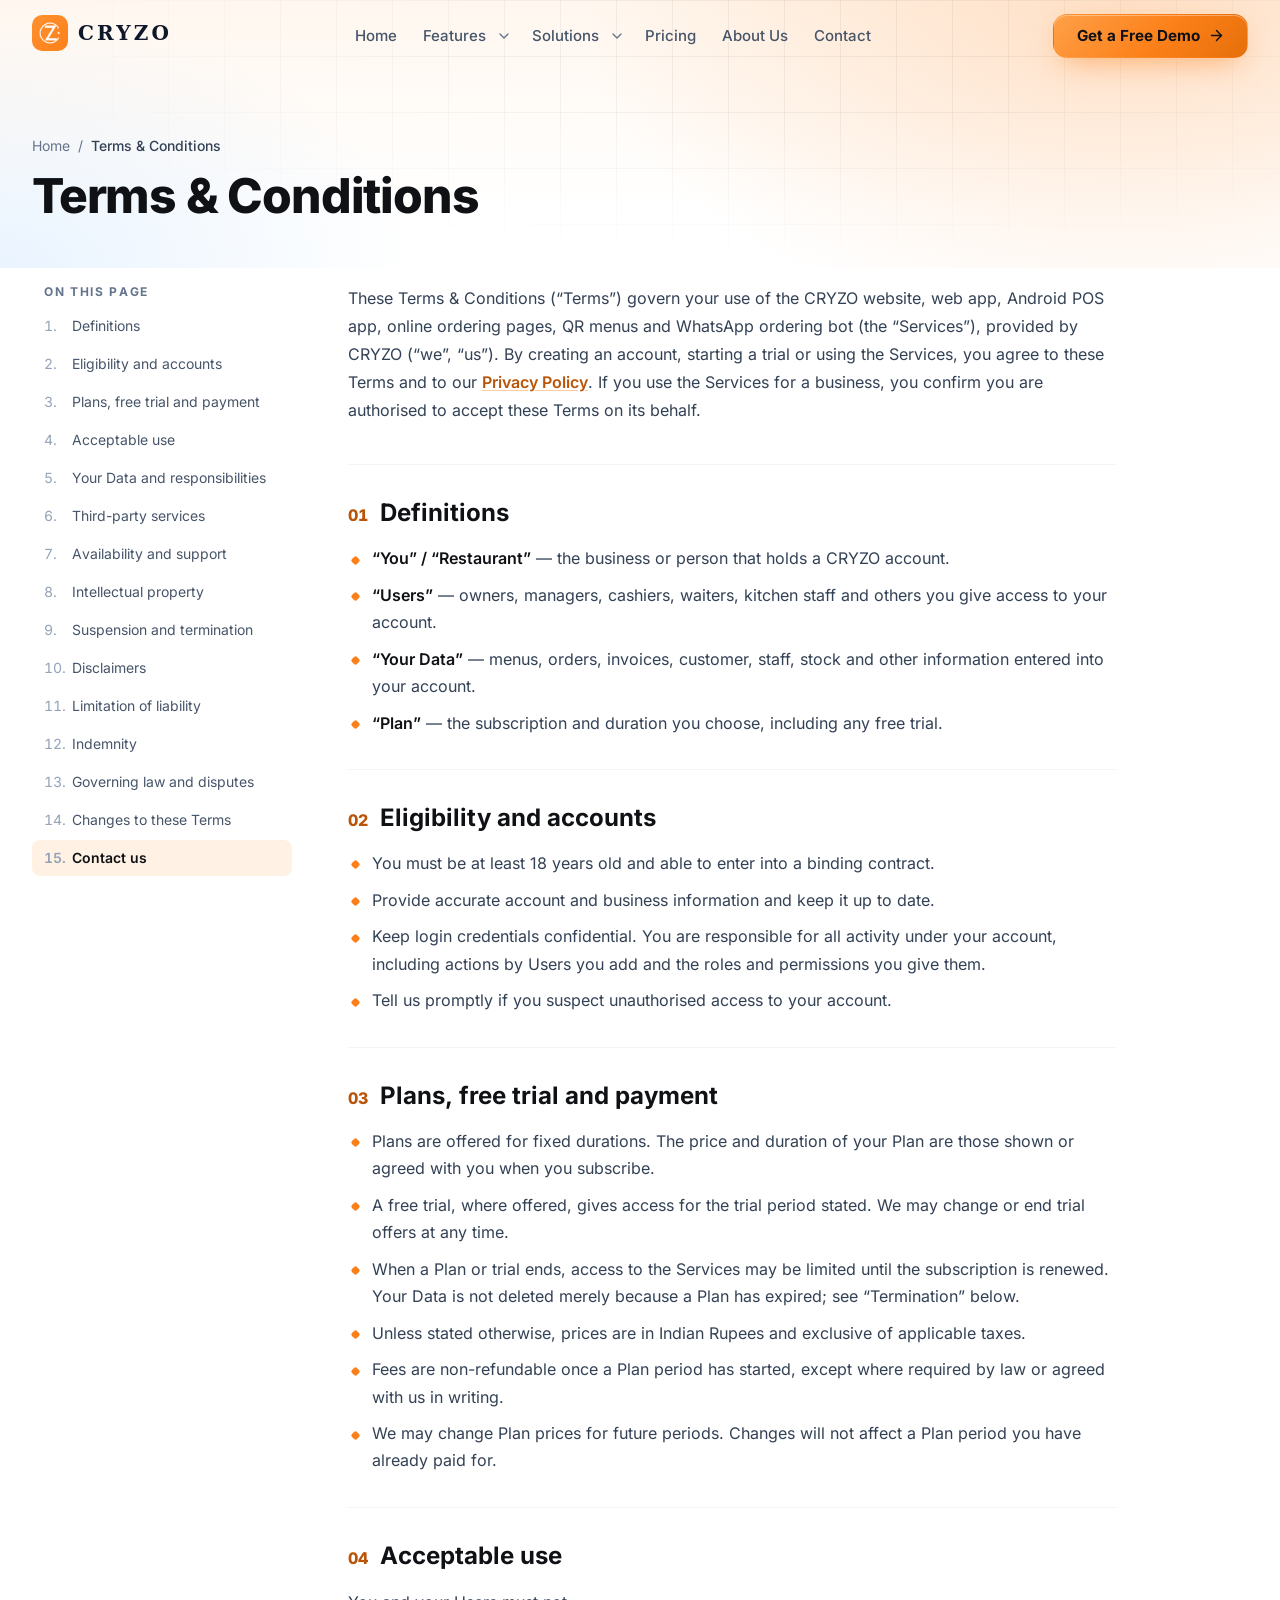
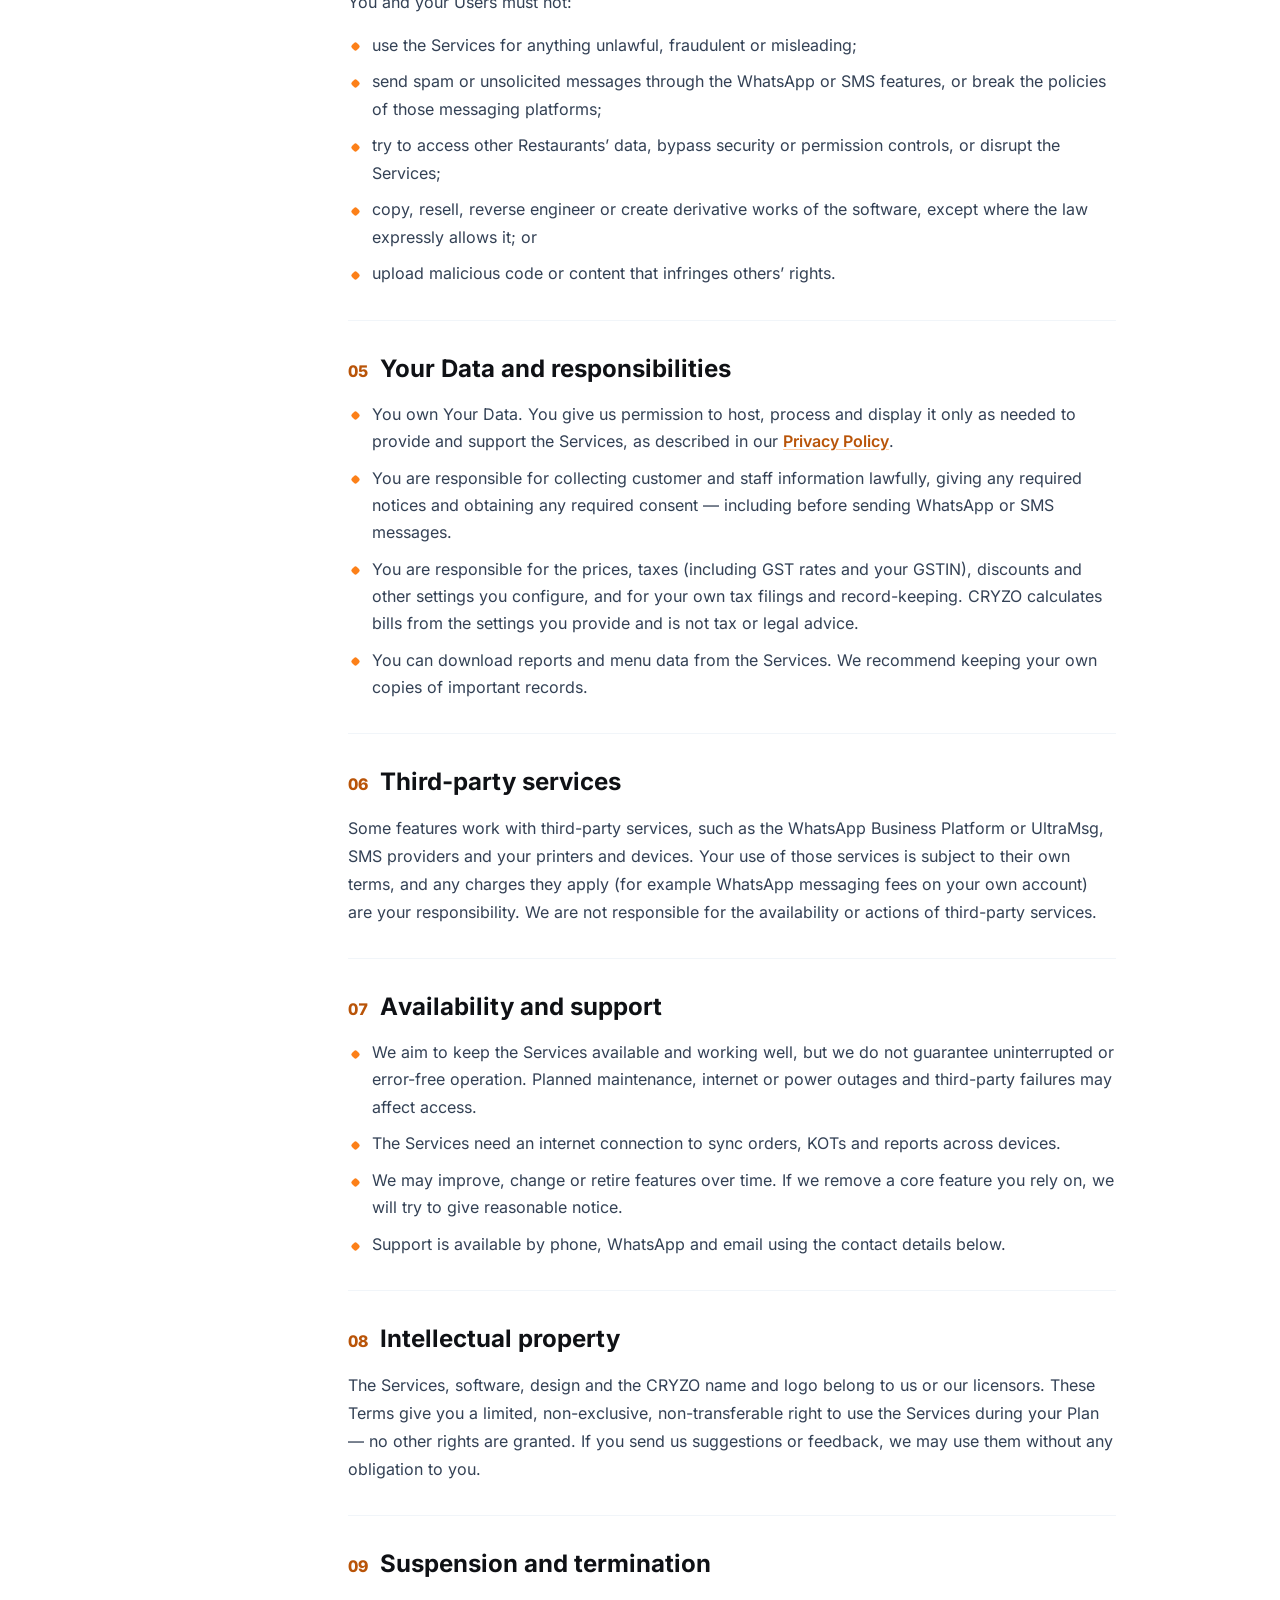
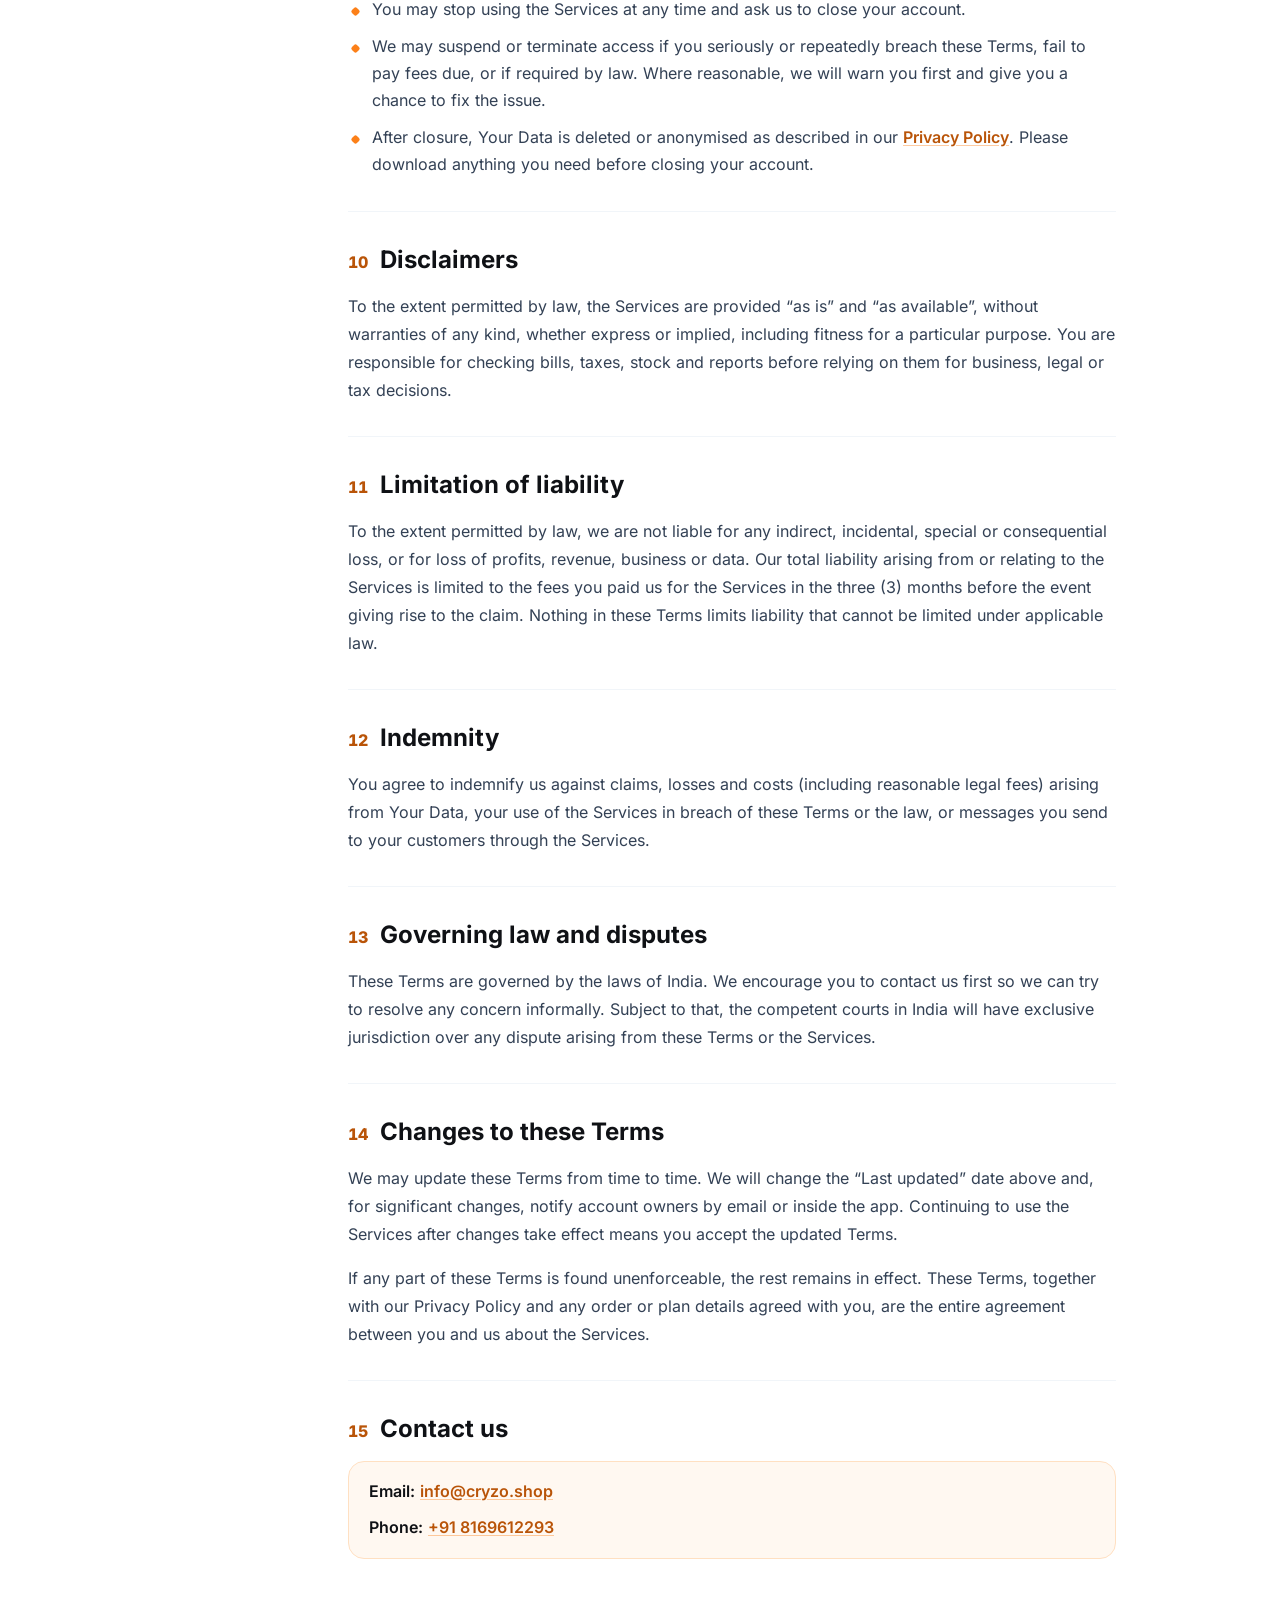
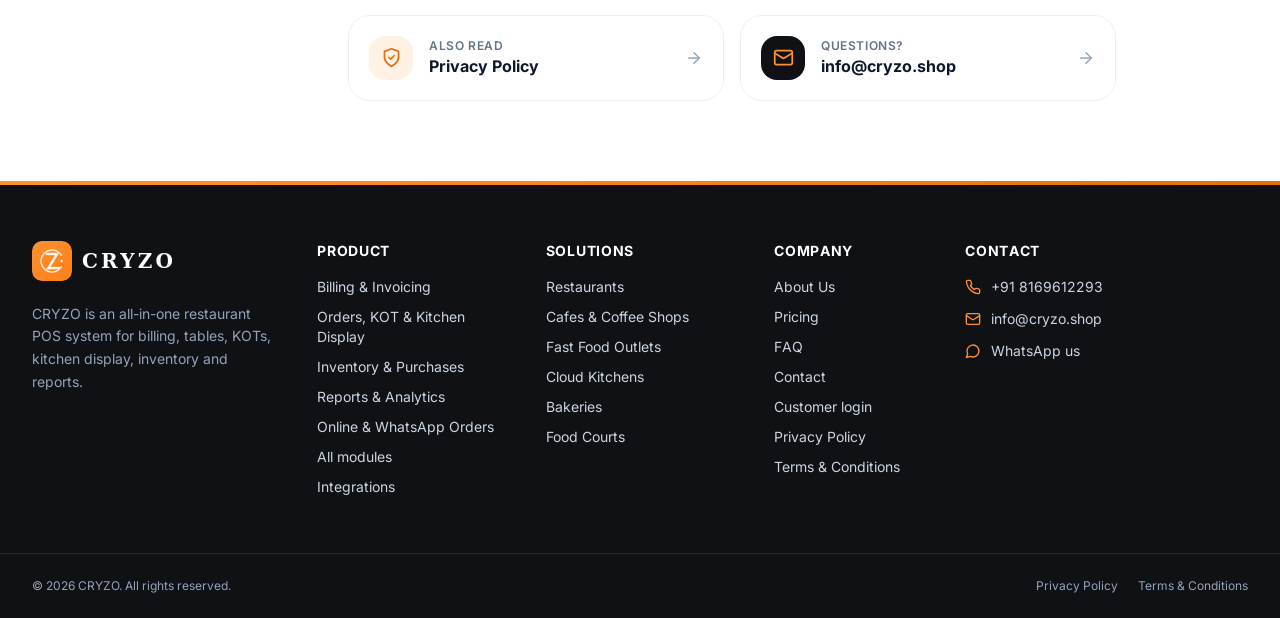
<file: terms-and-conditions/index.html>
<!DOCTYPE html>
<html lang="en-IN">
  <head>
    <meta charset="UTF-8" />
    <meta name="viewport" content="width=device-width, initial-scale=1.0" />
    <!-- SEO tags (title, description, canonical, Open Graph, structured data) are generated
         from src/seo.js by the seoHead plugin in vite.config.js. -->
    <title>Terms &amp; Conditions | CRYZO Restaurant POS</title>
    <meta name="description" content="The terms that apply when restaurants and their staff use CRYZO’s restaurant POS, billing and management software, including plans, payments and data." />
    <meta name="robots" content="index, follow, max-image-preview:large" />
    <link rel="canonical" href="https://cryzo.shop/terms-and-conditions/" />
    <meta property="og:type" content="website" />
    <meta property="og:site_name" content="CRYZO" />
    <meta property="og:locale" content="en_IN" />
    <meta property="og:title" content="Terms &amp; Conditions | CRYZO Restaurant POS" />
    <meta property="og:description" content="The terms that apply when restaurants and their staff use CRYZO’s restaurant POS, billing and management software, including plans, payments and data." />
    <meta property="og:url" content="https://cryzo.shop/terms-and-conditions/" />
    <meta property="og:image" content="https://cryzo.shop/images/og-image.png" />
    <meta property="og:image:width" content="1200" />
    <meta property="og:image:height" content="630" />
    <meta property="og:image:alt" content="CRYZO Restaurant POS System — billing, tables, KOT, inventory and reports" />
    <meta name="twitter:card" content="summary_large_image" />
    <meta name="twitter:title" content="Terms &amp; Conditions | CRYZO Restaurant POS" />
    <meta name="twitter:description" content="The terms that apply when restaurants and their staff use CRYZO’s restaurant POS, billing and management software, including plans, payments and data." />
    <meta name="twitter:image" content="https://cryzo.shop/images/og-image.png" />
    <meta name="theme-color" content="#0f1115" />
    <script type="application/ld+json">{"@context":"https://schema.org","@graph":[{"@type":"Organization","@id":"https://cryzo.shop/#organization","name":"CRYZO","url":"https://cryzo.shop/","logo":"https://cryzo.shop/icons/icon-512.png","email":"info@cryzo.shop","telephone":"+918169612293","contactPoint":[{"@type":"ContactPoint","contactType":"sales","telephone":"+918169612293","email":"info@cryzo.shop","areaServed":"IN"}]},{"@type":"WebPage","name":"Terms & Conditions","url":"https://cryzo.shop/terms-and-conditions/","description":"The terms that apply when restaurants and their staff use CRYZO’s restaurant POS, billing and management software, including plans, payments and data.","dateModified":"2026-09-28","inLanguage":"en-IN","publisher":{"@id":"https://cryzo.shop/#organization"}},{"@type":"BreadcrumbList","itemListElement":[{"@type":"ListItem","position":1,"name":"Home","item":"https://cryzo.shop/"},{"@type":"ListItem","position":2,"name":"Terms & Conditions","item":"https://cryzo.shop/terms-and-conditions/"}]}]}</script>
    <link rel="icon" href="/favicon.ico" sizes="48x48" />
    <link rel="icon" type="image/png" sizes="32x32" href="/favicon-32x32.png" />
    <link rel="apple-touch-icon" href="/apple-touch-icon.png" />
    <link rel="manifest" href="/site.webmanifest" />
    <script type="module" crossorigin src="/assets/terms-CBwjo0Vy.js"></script>
    <link rel="modulepreload" crossorigin href="/assets/landing-DIzF1lCb.js">
    <link rel="modulepreload" crossorigin href="/assets/LegalPage-CAXp9bMR.js">
    <style>@font-face{font-family:Inter;font-style:normal;font-display:swap;font-weight:400;src:url(/assets/inter-latin-400-normal-C38fXH4l.woff2) format("woff2"),url(/assets/inter-latin-400-normal-CyCys3Eg.woff) format("woff")}@font-face{font-family:Inter;font-style:normal;font-display:swap;font-weight:500;src:url(/assets/inter-latin-500-normal-Cerq10X2.woff2) format("woff2"),url(/assets/inter-latin-500-normal-BL9OpVg8.woff) format("woff")}@font-face{font-family:Inter;font-style:normal;font-display:swap;font-weight:600;src:url(/assets/inter-latin-600-normal-LgqL8muc.woff2) format("woff2"),url(/assets/inter-latin-600-normal-CiBQ2DWP.woff) format("woff")}@font-face{font-family:Inter;font-style:normal;font-display:swap;font-weight:700;src:url(/assets/inter-latin-700-normal-Yt3aPRUw.woff2) format("woff2"),url(/assets/inter-latin-700-normal-BLAVimhd.woff) format("woff")}@font-face{font-family:Inter;font-style:normal;font-display:swap;font-weight:800;src:url(/assets/inter-latin-800-normal-BYj_oED-.woff2) format("woff2"),url(/assets/inter-latin-800-normal-D1mf63XC.woff) format("woff")}@font-face{font-family:Inter;font-style:normal;font-display:swap;font-weight:400;src:url(/assets/inter-latin-ext-400-normal-C1nco2VV.woff2) format("woff2"),url(/assets/inter-latin-ext-400-normal-77YHD8bZ.woff) format("woff")}@font-face{font-family:Inter;font-style:normal;font-display:swap;font-weight:600;src:url(/assets/inter-latin-ext-600-normal-D2bJ5OIk.woff2) format("woff2"),url(/assets/inter-latin-ext-600-normal-CIVaiw4L.woff) format("woff")}@font-face{font-family:Inter;font-style:normal;font-display:swap;font-weight:700;src:url(/assets/inter-latin-ext-700-normal-Ca8adRJv.woff2) format("woff2"),url(/assets/inter-latin-ext-700-normal-TidjK2hL.woff) format("woff")}@font-face{font-family:Inter;font-style:normal;font-display:swap;font-weight:800;src:url(/assets/inter-latin-ext-800-normal-DZJjya6U.woff2) format("woff2"),url(/assets/inter-latin-ext-800-normal-BOMpwxm3.woff) format("woff")}*,:before,:after{--tw-border-spacing-x: 0;--tw-border-spacing-y: 0;--tw-translate-x: 0;--tw-translate-y: 0;--tw-rotate: 0;--tw-skew-x: 0;--tw-skew-y: 0;--tw-scale-x: 1;--tw-scale-y: 1;--tw-pan-x: ;--tw-pan-y: ;--tw-pinch-zoom: ;--tw-scroll-snap-strictness: proximity;--tw-gradient-from-position: ;--tw-gradient-via-position: ;--tw-gradient-to-position: ;--tw-ordinal: ;--tw-slashed-zero: ;--tw-numeric-figure: ;--tw-numeric-spacing: ;--tw-numeric-fraction: ;--tw-ring-inset: ;--tw-ring-offset-width: 0px;--tw-ring-offset-color: #fff;--tw-ring-color: rgb(59 130 246 / .5);--tw-ring-offset-shadow: 0 0 #0000;--tw-ring-shadow: 0 0 #0000;--tw-shadow: 0 0 #0000;--tw-shadow-colored: 0 0 #0000;--tw-blur: ;--tw-brightness: ;--tw-contrast: ;--tw-grayscale: ;--tw-hue-rotate: ;--tw-invert: ;--tw-saturate: ;--tw-sepia: ;--tw-drop-shadow: ;--tw-backdrop-blur: ;--tw-backdrop-brightness: ;--tw-backdrop-contrast: ;--tw-backdrop-grayscale: ;--tw-backdrop-hue-rotate: ;--tw-backdrop-invert: ;--tw-backdrop-opacity: ;--tw-backdrop-saturate: ;--tw-backdrop-sepia: ;--tw-contain-size: ;--tw-contain-layout: ;--tw-contain-paint: ;--tw-contain-style: }::backdrop{--tw-border-spacing-x: 0;--tw-border-spacing-y: 0;--tw-translate-x: 0;--tw-translate-y: 0;--tw-rotate: 0;--tw-skew-x: 0;--tw-skew-y: 0;--tw-scale-x: 1;--tw-scale-y: 1;--tw-pan-x: ;--tw-pan-y: ;--tw-pinch-zoom: ;--tw-scroll-snap-strictness: proximity;--tw-gradient-from-position: ;--tw-gradient-via-position: ;--tw-gradient-to-position: ;--tw-ordinal: ;--tw-slashed-zero: ;--tw-numeric-figure: ;--tw-numeric-spacing: ;--tw-numeric-fraction: ;--tw-ring-inset: ;--tw-ring-offset-width: 0px;--tw-ring-offset-color: #fff;--tw-ring-color: rgb(59 130 246 / .5);--tw-ring-offset-shadow: 0 0 #0000;--tw-ring-shadow: 0 0 #0000;--tw-shadow: 0 0 #0000;--tw-shadow-colored: 0 0 #0000;--tw-blur: ;--tw-brightness: ;--tw-contrast: ;--tw-grayscale: ;--tw-hue-rotate: ;--tw-invert: ;--tw-saturate: ;--tw-sepia: ;--tw-drop-shadow: ;--tw-backdrop-blur: ;--tw-backdrop-brightness: ;--tw-backdrop-contrast: ;--tw-backdrop-grayscale: ;--tw-backdrop-hue-rotate: ;--tw-backdrop-invert: ;--tw-backdrop-opacity: ;--tw-backdrop-saturate: ;--tw-backdrop-sepia: ;--tw-contain-size: ;--tw-contain-layout: ;--tw-contain-paint: ;--tw-contain-style: }*,:before,:after{box-sizing:border-box;border-width:0;border-style:solid;border-color:#e5e7eb}:before,:after{--tw-content: ""}html,:host{line-height:1.5;-webkit-text-size-adjust:100%;-moz-tab-size:4;-o-tab-size:4;tab-size:4;font-family:Inter,system-ui,sans-serif;font-feature-settings:normal;font-variation-settings:normal;-webkit-tap-highlight-color:transparent}body{margin:0;line-height:inherit}hr{height:0;color:inherit;border-top-width:1px}abbr:where([title]){-webkit-text-decoration:underline dotted;text-decoration:underline dotted}h1,h2,h3,h4,h5,h6{font-size:inherit;font-weight:inherit}a{color:inherit;text-decoration:inherit}b,strong{font-weight:bolder}code,kbd,samp,pre{font-family:ui-monospace,SFMono-Regular,Menlo,Monaco,Consolas,Liberation Mono,Courier New,monospace;font-feature-settings:normal;font-variation-settings:normal;font-size:1em}small{font-size:80%}sub,sup{font-size:75%;line-height:0;position:relative;vertical-align:baseline}sub{bottom:-.25em}sup{top:-.5em}table{text-indent:0;border-color:inherit;border-collapse:collapse}button,input,optgroup,select,textarea{font-family:inherit;font-feature-settings:inherit;font-variation-settings:inherit;font-size:100%;font-weight:inherit;line-height:inherit;letter-spacing:inherit;color:inherit;margin:0;padding:0}button,select{text-transform:none}button,input:where([type=button]),input:where([type=reset]),input:where([type=submit]){-webkit-appearance:button;background-color:transparent;background-image:none}:-moz-focusring{outline:auto}:-moz-ui-invalid{box-shadow:none}progress{vertical-align:baseline}::-webkit-inner-spin-button,::-webkit-outer-spin-button{height:auto}[type=search]{-webkit-appearance:textfield;outline-offset:-2px}::-webkit-search-decoration{-webkit-appearance:none}::-webkit-file-upload-button{-webkit-appearance:button;font:inherit}summary{display:list-item}blockquote,dl,dd,h1,h2,h3,h4,h5,h6,hr,figure,p,pre{margin:0}fieldset{margin:0;padding:0}legend{padding:0}ol,ul,menu{list-style:none;margin:0;padding:0}dialog{padding:0}textarea{resize:vertical}input::-moz-placeholder,textarea::-moz-placeholder{opacity:1;color:#9ca3af}input::placeholder,textarea::placeholder{opacity:1;color:#9ca3af}button,[role=button]{cursor:pointer}:disabled{cursor:default}img,svg,video,canvas,audio,iframe,embed,object{display:block;vertical-align:middle}img,video{max-width:100%;height:auto}[hidden]:where(:not([hidden=until-found])){display:none}.sr-only{position:absolute;width:1px;height:1px;padding:0;margin:-1px;overflow:hidden;clip:rect(0,0,0,0);white-space:nowrap;border-width:0}.pointer-events-none{pointer-events:none}.visible{visibility:visible}.static{position:static}.fixed{position:fixed}.absolute{position:absolute}.relative{position:relative}.-inset-6{top:-1.5rem;right:-1.5rem;bottom:-1.5rem;left:-1.5rem}.inset-10{top:2.5rem;right:2.5rem;bottom:2.5rem;left:2.5rem}.inset-4{top:1rem;right:1rem;bottom:1rem;left:1rem}.inset-x-0{left:0;right:0}.inset-x-6{left:1.5rem;right:1.5rem}.inset-y-10{top:2.5rem;bottom:2.5rem}.-bottom-12{bottom:-3rem}.-bottom-14{bottom:-3.5rem}.-bottom-16{bottom:-4rem}.-bottom-24{bottom:-6rem}.-bottom-6{bottom:-1.5rem}.-left-16{left:-4rem}.-left-2{left:-.5rem}.-left-3{left:-.75rem}.-left-\[9999px\]{left:-9999px}.-right-16{right:-4rem}.-right-2{right:-.5rem}.-right-20{right:-5rem}.-right-24{right:-6rem}.-right-40{right:-10rem}.-right-6{right:-1.5rem}.-top-20{top:-5rem}.-top-24{top:-6rem}.-top-5{top:-1.25rem}.-top-6{top:-1.5rem}.-top-8{top:-2rem}.-top-9{top:-2.25rem}.bottom-0{bottom:0}.bottom-1{bottom:.25rem}.left-0{left:0}.left-0\.5{left:.125rem}.left-1\/2{left:50%}.left-10{left:2.5rem}.left-8{left:2rem}.right-0{right:0}.right-0\.5{right:.125rem}.right-2{right:.5rem}.right-4{right:1rem}.right-\[30\%\]{right:30%}.top-0{top:0}.top-0\.5{top:.125rem}.top-1{top:.25rem}.top-1\.5{top:.375rem}.top-2{top:.5rem}.top-20{top:5rem}.top-\[72px\]{top:72px}.top-full{top:100%}.-z-0{z-index:0}.-z-10{z-index:-10}.z-10{z-index:10}.z-20{z-index:20}.z-50{z-index:50}.m-0{margin:0}.mx-2\.5{margin-left:.625rem;margin-right:.625rem}.mx-4{margin-left:1rem;margin-right:1rem}.mx-auto{margin-left:auto;margin-right:auto}.-ml-\[1\%\]{margin-left:-1%}.mb-1\.5{margin-bottom:.375rem}.mb-10{margin-bottom:2.5rem}.mb-2{margin-bottom:.5rem}.mb-3{margin-bottom:.75rem}.mb-4{margin-bottom:1rem}.ml-1{margin-left:.25rem}.mt-0\.5{margin-top:.125rem}.mt-1{margin-top:.25rem}.mt-1\.5{margin-top:.375rem}.mt-10{margin-top:2.5rem}.mt-14{margin-top:3.5rem}.mt-16{margin-top:4rem}.mt-2{margin-top:.5rem}.mt-3{margin-top:.75rem}.mt-4{margin-top:1rem}.mt-5{margin-top:1.25rem}.mt-6{margin-top:1.5rem}.mt-7{margin-top:1.75rem}.mt-8{margin-top:2rem}.block{display:block}.inline-block{display:inline-block}.flex{display:flex}.inline-flex{display:inline-flex}.table{display:table}.grid{display:grid}.contents{display:contents}.hidden{display:none}.h-0\.5{height:.125rem}.h-1{height:.25rem}.h-1\.5{height:.375rem}.h-10{height:2.5rem}.h-11{height:2.75rem}.h-12{height:3rem}.h-14{height:3.5rem}.h-16{height:4rem}.h-2{height:.5rem}.h-2\.5{height:.625rem}.h-24{height:6rem}.h-3{height:.75rem}.h-3\.5{height:.875rem}.h-4{height:1rem}.h-5{height:1.25rem}.h-52{height:13rem}.h-56{height:14rem}.h-6{height:1.5rem}.h-60{height:15rem}.h-64{height:16rem}.h-7{height:1.75rem}.h-72{height:18rem}.h-8{height:2rem}.h-9{height:2.25rem}.h-\[480px\]{height:480px}.h-\[520px\]{height:520px}.h-\[72px\]{height:72px}.h-\[calc\(100dvh-72px\)\]{height:calc(100dvh - 72px)}.h-auto{height:auto}.h-full{height:100%}.h-px{height:1px}.\!min-h-\[44px\]{min-height:44px!important}.min-h-screen{min-height:100vh}.w-1{width:.25rem}.w-1\.5{width:.375rem}.w-10{width:2.5rem}.w-11{width:2.75rem}.w-12{width:3rem}.w-14{width:3.5rem}.w-16{width:4rem}.w-2{width:.5rem}.w-2\.5{width:.625rem}.w-24{width:6rem}.w-3{width:.75rem}.w-32{width:8rem}.w-4{width:1rem}.w-40{width:10rem}.w-48{width:12rem}.w-5{width:1.25rem}.w-52{width:13rem}.w-56{width:14rem}.w-6{width:1.5rem}.w-60{width:15rem}.w-64{width:16rem}.w-7{width:1.75rem}.w-72{width:18rem}.w-8{width:2rem}.w-9{width:2.25rem}.w-\[150px\]{width:150px}.w-\[200px\]{width:200px}.w-\[48\%\]{width:48%}.w-\[520px\]{width:520px}.w-\[560px\]{width:560px}.w-\[680px\]{width:680px}.w-\[760px\]{width:760px}.w-full{width:100%}.w-px{width:1px}.min-w-0{min-width:0px}.min-w-\[110px\]{min-width:110px}.min-w-\[300px\]{min-width:300px}.max-w-2xl{max-width:42rem}.max-w-3xl{max-width:48rem}.max-w-4xl{max-width:56rem}.max-w-7xl{max-width:80rem}.max-w-\[460px\]{max-width:460px}.max-w-\[520px\]{max-width:520px}.max-w-\[560px\]{max-width:560px}.max-w-\[640px\]{max-width:640px}.max-w-\[82\%\]{max-width:82%}.max-w-lg{max-width:32rem}.max-w-md{max-width:28rem}.max-w-xl{max-width:36rem}.max-w-xs{max-width:20rem}.flex-1{flex:1 1 0%}.shrink-0{flex-shrink:0}.grow{flex-grow:1}.origin-top-left{transform-origin:top left}.-translate-x-1\/2{--tw-translate-x: -50%;transform:translate(var(--tw-translate-x),var(--tw-translate-y)) rotate(var(--tw-rotate)) skew(var(--tw-skew-x)) skewY(var(--tw-skew-y)) scaleX(var(--tw-scale-x)) scaleY(var(--tw-scale-y))}.-rotate-90{--tw-rotate: -90deg;transform:translate(var(--tw-translate-x),var(--tw-translate-y)) rotate(var(--tw-rotate)) skew(var(--tw-skew-x)) skewY(var(--tw-skew-y)) scaleX(var(--tw-scale-x)) scaleY(var(--tw-scale-y))}.-rotate-\[3deg\]{--tw-rotate: -3deg;transform:translate(var(--tw-translate-x),var(--tw-translate-y)) rotate(var(--tw-rotate)) skew(var(--tw-skew-x)) skewY(var(--tw-skew-y)) scaleX(var(--tw-scale-x)) scaleY(var(--tw-scale-y))}.rotate-180{--tw-rotate: 180deg;transform:translate(var(--tw-translate-x),var(--tw-translate-y)) rotate(var(--tw-rotate)) skew(var(--tw-skew-x)) skewY(var(--tw-skew-y)) scaleX(var(--tw-scale-x)) scaleY(var(--tw-scale-y))}.rotate-\[3deg\]{--tw-rotate: 3deg;transform:translate(var(--tw-translate-x),var(--tw-translate-y)) rotate(var(--tw-rotate)) skew(var(--tw-skew-x)) skewY(var(--tw-skew-y)) scaleX(var(--tw-scale-x)) scaleY(var(--tw-scale-y))}.transform{transform:translate(var(--tw-translate-x),var(--tw-translate-y)) rotate(var(--tw-rotate)) skew(var(--tw-skew-x)) skewY(var(--tw-skew-y)) scaleX(var(--tw-scale-x)) scaleY(var(--tw-scale-y))}@keyframes pulse{50%{opacity:.5}}.animate-pulse{animation:pulse 2s cubic-bezier(.4,0,.6,1) infinite}.cursor-pointer{cursor:pointer}.select-none{-webkit-user-select:none;-moz-user-select:none;user-select:none}.resize-y{resize:vertical}.scroll-mt-24{scroll-margin-top:6rem}.list-none{list-style-type:none}.grid-cols-1{grid-template-columns:repeat(1,minmax(0,1fr))}.grid-cols-2{grid-template-columns:repeat(2,minmax(0,1fr))}.grid-cols-3{grid-template-columns:repeat(3,minmax(0,1fr))}.grid-cols-4{grid-template-columns:repeat(4,minmax(0,1fr))}.grid-cols-5{grid-template-columns:repeat(5,minmax(0,1fr))}.grid-cols-\[auto_1fr_auto_auto\]{grid-template-columns:auto 1fr auto auto}.flex-col{flex-direction:column}.flex-wrap{flex-wrap:wrap}.place-items-center{place-items:center}.items-start{align-items:flex-start}.items-end{align-items:flex-end}.items-center{align-items:center}.items-baseline{align-items:baseline}.justify-start{justify-content:flex-start}.justify-end{justify-content:flex-end}.justify-center{justify-content:center}.justify-between{justify-content:space-between}.gap-0\.5{gap:.125rem}.gap-1{gap:.25rem}.gap-1\.5{gap:.375rem}.gap-10{gap:2.5rem}.gap-12{gap:3rem}.gap-2{gap:.5rem}.gap-2\.5{gap:.625rem}.gap-3{gap:.75rem}.gap-4{gap:1rem}.gap-5{gap:1.25rem}.gap-6{gap:1.5rem}.gap-8{gap:2rem}.gap-x-2{-moz-column-gap:.5rem;column-gap:.5rem}.gap-x-5{-moz-column-gap:1.25rem;column-gap:1.25rem}.gap-x-6{-moz-column-gap:1.5rem;column-gap:1.5rem}.gap-y-1{row-gap:.25rem}.gap-y-2{row-gap:.5rem}.gap-y-3{row-gap:.75rem}.space-y-0\.5>:not([hidden])~:not([hidden]){--tw-space-y-reverse: 0;margin-top:calc(.125rem * calc(1 - var(--tw-space-y-reverse)));margin-bottom:calc(.125rem * var(--tw-space-y-reverse))}.space-y-1>:not([hidden])~:not([hidden]){--tw-space-y-reverse: 0;margin-top:calc(.25rem * calc(1 - var(--tw-space-y-reverse)));margin-bottom:calc(.25rem * var(--tw-space-y-reverse))}.space-y-1\.5>:not([hidden])~:not([hidden]){--tw-space-y-reverse: 0;margin-top:calc(.375rem * calc(1 - var(--tw-space-y-reverse)));margin-bottom:calc(.375rem * var(--tw-space-y-reverse))}.space-y-14>:not([hidden])~:not([hidden]){--tw-space-y-reverse: 0;margin-top:calc(3.5rem * calc(1 - var(--tw-space-y-reverse)));margin-bottom:calc(3.5rem * var(--tw-space-y-reverse))}.space-y-2>:not([hidden])~:not([hidden]){--tw-space-y-reverse: 0;margin-top:calc(.5rem * calc(1 - var(--tw-space-y-reverse)));margin-bottom:calc(.5rem * var(--tw-space-y-reverse))}.space-y-2\.5>:not([hidden])~:not([hidden]){--tw-space-y-reverse: 0;margin-top:calc(.625rem * calc(1 - var(--tw-space-y-reverse)));margin-bottom:calc(.625rem * var(--tw-space-y-reverse))}.space-y-3>:not([hidden])~:not([hidden]){--tw-space-y-reverse: 0;margin-top:calc(.75rem * calc(1 - var(--tw-space-y-reverse)));margin-bottom:calc(.75rem * var(--tw-space-y-reverse))}.space-y-4>:not([hidden])~:not([hidden]){--tw-space-y-reverse: 0;margin-top:calc(1rem * calc(1 - var(--tw-space-y-reverse)));margin-bottom:calc(1rem * var(--tw-space-y-reverse))}.divide-y>:not([hidden])~:not([hidden]){--tw-divide-y-reverse: 0;border-top-width:calc(1px * calc(1 - var(--tw-divide-y-reverse)));border-bottom-width:calc(1px * var(--tw-divide-y-reverse))}.divide-slate-100>:not([hidden])~:not([hidden]){--tw-divide-opacity: 1;border-color:rgb(241 245 249 / var(--tw-divide-opacity, 1))}.overflow-hidden{overflow:hidden}.overflow-x-auto{overflow-x:auto}.overflow-y-auto{overflow-y:auto}.truncate{overflow:hidden;text-overflow:ellipsis;white-space:nowrap}.whitespace-nowrap{white-space:nowrap}.whitespace-pre-line{white-space:pre-line}.break-all{word-break:break-all}.rounded{border-radius:.25rem}.rounded-2xl{border-radius:1rem}.rounded-3xl{border-radius:1.5rem}.rounded-\[10px\]{border-radius:10px}.rounded-\[22px\]{border-radius:22px}.rounded-\[26px\]{border-radius:26px}.rounded-\[28px\]{border-radius:28px}.rounded-\[2px\]{border-radius:2px}.rounded-\[30px\]{border-radius:30px}.rounded-\[32px\]{border-radius:32px}.rounded-\[38px\]{border-radius:38px}.rounded-\[3px\]{border-radius:3px}.rounded-\[40px\]{border-radius:40px}.rounded-\[5px\]{border-radius:5px}.rounded-full{border-radius:9999px}.rounded-lg{border-radius:.5rem}.rounded-md{border-radius:.375rem}.rounded-xl{border-radius:.75rem}.rounded-t-\[3px\]{border-top-left-radius:3px;border-top-right-radius:3px}.rounded-t-md{border-top-left-radius:.375rem;border-top-right-radius:.375rem}.rounded-bl-md{border-bottom-left-radius:.375rem}.rounded-br-md{border-bottom-right-radius:.375rem}.border{border-width:1px}.border-\[40px\]{border-width:40px}.border-y{border-top-width:1px;border-bottom-width:1px}.border-b{border-bottom-width:1px}.border-l-2{border-left-width:2px}.border-r{border-right-width:1px}.border-t{border-top-width:1px}.border-t-2{border-top-width:2px}.border-dashed{border-style:dashed}.border-\[\#12b76a\]{--tw-border-opacity: 1;border-color:rgb(18 183 106 / var(--tw-border-opacity, 1))}.border-\[\#f04438\]{--tw-border-opacity: 1;border-color:rgb(240 68 56 / var(--tw-border-opacity, 1))}.border-\[\#fc8019\]{--tw-border-opacity: 1;border-color:rgb(252 128 25 / var(--tw-border-opacity, 1))}.border-\[\#fc8019\]\/70{border-color:#fc8019b3}.border-\[\#ffd6b0\]{--tw-border-opacity: 1;border-color:rgb(255 214 176 / var(--tw-border-opacity, 1))}.border-brand{--tw-border-opacity: 1;border-color:rgb(252 128 25 / var(--tw-border-opacity, 1))}.border-brand\/70{border-color:#fc8019b3}.border-slate-100{--tw-border-opacity: 1;border-color:rgb(241 245 249 / var(--tw-border-opacity, 1))}.border-slate-200{--tw-border-opacity: 1;border-color:rgb(226 232 240 / var(--tw-border-opacity, 1))}.border-success{--tw-border-opacity: 1;border-color:rgb(18 183 106 / var(--tw-border-opacity, 1))}.border-transparent{border-color:transparent}.border-white\/10{border-color:#ffffff1a}.border-white\/15{border-color:#ffffff26}.border-white\/\[0\.06\]{border-color:#ffffff0f}.border-white\/\[0\.08\]{border-color:#ffffff14}.bg-\[\#075e54\]{--tw-bg-opacity: 1;background-color:rgb(7 94 84 / var(--tw-bg-opacity, 1))}.bg-\[\#0f1115\]{--tw-bg-opacity: 1;background-color:rgb(15 17 21 / var(--tw-bg-opacity, 1))}.bg-\[\#12b76a\]{--tw-bg-opacity: 1;background-color:rgb(18 183 106 / var(--tw-bg-opacity, 1))}.bg-\[\#12b76a\]\/10{background-color:#12b76a1a}.bg-\[\#12b76a\]\/15{background-color:#12b76a26}.bg-\[\#171a21\]{--tw-bg-opacity: 1;background-color:rgb(23 26 33 / var(--tw-bg-opacity, 1))}.bg-\[\#2e90fa\]{--tw-bg-opacity: 1;background-color:rgb(46 144 250 / var(--tw-bg-opacity, 1))}.bg-\[\#2e90fa\]\/15{background-color:#2e90fa26}.bg-\[\#32d583\]{--tw-bg-opacity: 1;background-color:rgb(50 213 131 / var(--tw-bg-opacity, 1))}.bg-\[\#d9fdd3\]{--tw-bg-opacity: 1;background-color:rgb(217 253 211 / var(--tw-bg-opacity, 1))}.bg-\[\#eaf4ff\]{--tw-bg-opacity: 1;background-color:rgb(234 244 255 / var(--tw-bg-opacity, 1))}.bg-\[\#efeae2\]{--tw-bg-opacity: 1;background-color:rgb(239 234 226 / var(--tw-bg-opacity, 1))}.bg-\[\#f04438\]{--tw-bg-opacity: 1;background-color:rgb(240 68 56 / var(--tw-bg-opacity, 1))}.bg-\[\#f04438\]\/10{background-color:#f044381a}.bg-\[\#f04438\]\/15{background-color:#f0443826}.bg-\[\#f04438\]\/80{background-color:#f04438cc}.bg-\[\#f79009\]\/10{background-color:#f790091a}.bg-\[\#f79009\]\/80{background-color:#f79009cc}.bg-\[\#f8fafc\]{--tw-bg-opacity: 1;background-color:rgb(248 250 252 / var(--tw-bg-opacity, 1))}.bg-\[\#fc8019\]{--tw-bg-opacity: 1;background-color:rgb(252 128 25 / var(--tw-bg-opacity, 1))}.bg-\[\#fc8019\]\/10{background-color:#fc80191a}.bg-\[\#fc8019\]\/15{background-color:#fc801926}.bg-\[\#fc8019\]\/\[0\.09\]{background-color:#fc801917}.bg-\[\#fcfcfd\]{--tw-bg-opacity: 1;background-color:rgb(252 252 253 / var(--tw-bg-opacity, 1))}.bg-\[\#fff1e3\]{--tw-bg-opacity: 1;background-color:rgb(255 241 227 / var(--tw-bg-opacity, 1))}.bg-\[\#fff4ea\]{--tw-bg-opacity: 1;background-color:rgb(255 244 234 / var(--tw-bg-opacity, 1))}.bg-\[\#fff6ee\]{--tw-bg-opacity: 1;background-color:rgb(255 246 238 / var(--tw-bg-opacity, 1))}.bg-\[\#fff8f1\]{--tw-bg-opacity: 1;background-color:rgb(255 248 241 / var(--tw-bg-opacity, 1))}.bg-amber-50{--tw-bg-opacity: 1;background-color:rgb(255 251 235 / var(--tw-bg-opacity, 1))}.bg-black{--tw-bg-opacity: 1;background-color:rgb(0 0 0 / var(--tw-bg-opacity, 1))}.bg-black\/20{background-color:#0003}.bg-brand{--tw-bg-opacity: 1;background-color:rgb(252 128 25 / var(--tw-bg-opacity, 1))}.bg-brand\/10{background-color:#fc80191a}.bg-brand\/15{background-color:#fc801926}.bg-brand\/20{background-color:#fc801933}.bg-brand\/25{background-color:#fc801940}.bg-brand\/\[0\.08\]{background-color:#fc801914}.bg-info\/10{background-color:#2e90fa1a}.bg-info\/15{background-color:#2e90fa26}.bg-ink{--tw-bg-opacity: 1;background-color:rgb(15 17 21 / var(--tw-bg-opacity, 1))}.bg-ink-2{--tw-bg-opacity: 1;background-color:rgb(23 26 33 / var(--tw-bg-opacity, 1))}.bg-slate-100{--tw-bg-opacity: 1;background-color:rgb(241 245 249 / var(--tw-bg-opacity, 1))}.bg-slate-300{--tw-bg-opacity: 1;background-color:rgb(203 213 225 / var(--tw-bg-opacity, 1))}.bg-slate-50{--tw-bg-opacity: 1;background-color:rgb(248 250 252 / var(--tw-bg-opacity, 1))}.bg-slate-50\/80{background-color:#f8fafccc}.bg-slate-900\/5{background-color:#0f172a0d}.bg-success{--tw-bg-opacity: 1;background-color:rgb(18 183 106 / var(--tw-bg-opacity, 1))}.bg-success\/10{background-color:#12b76a1a}.bg-success\/15{background-color:#12b76a26}.bg-success\/80{background-color:#12b76acc}.bg-white{--tw-bg-opacity: 1;background-color:rgb(255 255 255 / var(--tw-bg-opacity, 1))}.bg-white\/10{background-color:#ffffff1a}.bg-white\/15{background-color:#ffffff26}.bg-white\/25{background-color:#ffffff40}.bg-white\/5{background-color:#ffffff0d}.bg-white\/\[0\.03\]{background-color:#ffffff08}.bg-white\/\[0\.04\]{background-color:#ffffff0a}.bg-white\/\[0\.05\]{background-color:#ffffff0d}.bg-white\/\[0\.06\]{background-color:#ffffff0f}.bg-white\/\[0\.07\]{background-color:#ffffff12}.bg-gradient-to-b{background-image:linear-gradient(to bottom,var(--tw-gradient-stops))}.bg-gradient-to-br{background-image:linear-gradient(to bottom right,var(--tw-gradient-stops))}.bg-gradient-to-r{background-image:linear-gradient(to right,var(--tw-gradient-stops))}.bg-gradient-to-tr{background-image:linear-gradient(to top right,var(--tw-gradient-stops))}.from-\[\#1e222b\]{--tw-gradient-from: #1e222b var(--tw-gradient-from-position);--tw-gradient-to: rgb(30 34 43 / 0) var(--tw-gradient-to-position);--tw-gradient-stops: var(--tw-gradient-from), var(--tw-gradient-to)}.from-\[\#2a2f3a\]{--tw-gradient-from: #2a2f3a var(--tw-gradient-from-position);--tw-gradient-to: rgb(42 47 58 / 0) var(--tw-gradient-to-position);--tw-gradient-stops: var(--tw-gradient-from), var(--tw-gradient-to)}.from-\[\#fff4ea\]{--tw-gradient-from: #fff4ea var(--tw-gradient-from-position);--tw-gradient-to: rgb(255 244 234 / 0) var(--tw-gradient-to-position);--tw-gradient-stops: var(--tw-gradient-from), var(--tw-gradient-to)}.from-brand-light{--tw-gradient-from: #ff9130 var(--tw-gradient-from-position);--tw-gradient-to: rgb(255 145 48 / 0) var(--tw-gradient-to-position);--tw-gradient-stops: var(--tw-gradient-from), var(--tw-gradient-to)}.from-brand\/25{--tw-gradient-from: rgb(252 128 25 / .25) var(--tw-gradient-from-position);--tw-gradient-to: rgb(252 128 25 / 0) var(--tw-gradient-to-position);--tw-gradient-stops: var(--tw-gradient-from), var(--tw-gradient-to)}.from-brand\/30{--tw-gradient-from: rgb(252 128 25 / .3) var(--tw-gradient-from-position);--tw-gradient-to: rgb(252 128 25 / 0) var(--tw-gradient-to-position);--tw-gradient-stops: var(--tw-gradient-from), var(--tw-gradient-to)}.via-brand{--tw-gradient-to: rgb(252 128 25 / 0) var(--tw-gradient-to-position);--tw-gradient-stops: var(--tw-gradient-from), #fc8019 var(--tw-gradient-via-position), var(--tw-gradient-to)}.via-brand-light\/10{--tw-gradient-to: rgb(255 145 48 / 0) var(--tw-gradient-to-position);--tw-gradient-stops: var(--tw-gradient-from), rgb(255 145 48 / .1) var(--tw-gradient-via-position), var(--tw-gradient-to)}.via-transparent{--tw-gradient-to: rgb(0 0 0 / 0) var(--tw-gradient-to-position);--tw-gradient-stops: var(--tw-gradient-from), transparent var(--tw-gradient-via-position), var(--tw-gradient-to)}.via-white{--tw-gradient-to: rgb(255 255 255 / 0) var(--tw-gradient-to-position);--tw-gradient-stops: var(--tw-gradient-from), #fff var(--tw-gradient-via-position), var(--tw-gradient-to)}.to-\[\#14171d\]{--tw-gradient-to: #14171d var(--tw-gradient-to-position)}.to-\[\#171a21\]{--tw-gradient-to: #171a21 var(--tw-gradient-to-position)}.to-\[\#fff8f1\]{--tw-gradient-to: #fff8f1 var(--tw-gradient-to-position)}.to-brand-dark{--tw-gradient-to: #e66f0a var(--tw-gradient-to-position)}.to-info\/15{--tw-gradient-to: rgb(46 144 250 / .15) var(--tw-gradient-to-position)}.to-info\/25{--tw-gradient-to: rgb(46 144 250 / .25) var(--tw-gradient-to-position)}.p-1{padding:.25rem}.p-1\.5{padding:.375rem}.p-2{padding:.5rem}.p-2\.5{padding:.625rem}.p-3{padding:.75rem}.p-4{padding:1rem}.p-5{padding:1.25rem}.p-6{padding:1.5rem}.p-7{padding:1.75rem}.\!px-4{padding-left:1rem!important;padding-right:1rem!important}.px-1{padding-left:.25rem;padding-right:.25rem}.px-1\.5{padding-left:.375rem;padding-right:.375rem}.px-2{padding-left:.5rem;padding-right:.5rem}.px-2\.5{padding-left:.625rem;padding-right:.625rem}.px-3{padding-left:.75rem;padding-right:.75rem}.px-3\.5{padding-left:.875rem;padding-right:.875rem}.px-4{padding-left:1rem;padding-right:1rem}.px-5{padding-left:1.25rem;padding-right:1.25rem}.py-0\.5{padding-top:.125rem;padding-bottom:.125rem}.py-1{padding-top:.25rem;padding-bottom:.25rem}.py-1\.5{padding-top:.375rem;padding-bottom:.375rem}.py-10{padding-top:2.5rem;padding-bottom:2.5rem}.py-14{padding-top:3.5rem;padding-bottom:3.5rem}.py-2{padding-top:.5rem;padding-bottom:.5rem}.py-2\.5{padding-top:.625rem;padding-bottom:.625rem}.py-3{padding-top:.75rem;padding-bottom:.75rem}.py-3\.5{padding-top:.875rem;padding-bottom:.875rem}.py-4{padding-top:1rem;padding-bottom:1rem}.py-5{padding-top:1.25rem;padding-bottom:1.25rem}.py-6{padding-top:1.5rem;padding-bottom:1.5rem}.py-8{padding-top:2rem;padding-bottom:2rem}.py-\[1px\]{padding-top:1px;padding-bottom:1px}.pb-1{padding-bottom:.25rem}.pb-10{padding-bottom:2.5rem}.pb-12{padding-bottom:3rem}.pb-14{padding-bottom:3.5rem}.pb-2{padding-bottom:.5rem}.pb-2\.5{padding-bottom:.625rem}.pb-4{padding-bottom:1rem}.pb-5{padding-bottom:1.25rem}.pb-6{padding-bottom:1.5rem}.pb-8{padding-bottom:2rem}.pl-2{padding-left:.5rem}.pl-3{padding-left:.75rem}.pl-\[26px\]{padding-left:26px}.pr-0{padding-right:0}.pr-1{padding-right:.25rem}.pr-2{padding-right:.5rem}.pt-1{padding-top:.25rem}.pt-1\.5{padding-top:.375rem}.pt-2{padding-top:.5rem}.pt-3{padding-top:.75rem}.pt-4{padding-top:1rem}.pt-5{padding-top:1.25rem}.pt-6{padding-top:1.5rem}.pt-8{padding-top:2rem}.pt-\[72px\]{padding-top:72px}.text-left{text-align:left}.text-center{text-align:center}.text-right{text-align:right}.font-sans{font-family:Inter,system-ui,sans-serif}.\!text-sm{font-size:.875rem!important;line-height:1.25rem!important}.text-2xl{font-size:1.5rem;line-height:2rem}.text-3xl{font-size:1.875rem;line-height:2.25rem}.text-4xl{font-size:2.25rem;line-height:2.5rem}.text-5xl{font-size:3rem;line-height:1}.text-\[10\.5px\]{font-size:10.5px}.text-\[10px\]{font-size:10px}.text-\[11px\]{font-size:11px}.text-\[12px\]{font-size:12px}.text-\[13px\]{font-size:13px}.text-\[15px\]{font-size:15px}.text-\[17px\]{font-size:17px}.text-\[2\.2rem\]{font-size:2.2rem}.text-\[7\.5px\]{font-size:7.5px}.text-\[8\.5px\]{font-size:8.5px}.text-\[8px\]{font-size:8px}.text-\[9\.5px\]{font-size:9.5px}.text-\[9px\]{font-size:9px}.text-base{font-size:1rem;line-height:1.5rem}.text-lg{font-size:1.125rem;line-height:1.75rem}.text-sm{font-size:.875rem;line-height:1.25rem}.text-xl{font-size:1.25rem;line-height:1.75rem}.text-xs{font-size:.75rem;line-height:1rem}.font-bold{font-weight:700}.font-extrabold{font-weight:800}.font-medium{font-weight:500}.font-normal{font-weight:400}.font-semibold{font-weight:600}.uppercase{text-transform:uppercase}.not-italic{font-style:normal}.tabular-nums{--tw-numeric-spacing: tabular-nums;font-variant-numeric:var(--tw-ordinal) var(--tw-slashed-zero) var(--tw-numeric-figure) var(--tw-numeric-spacing) var(--tw-numeric-fraction)}.leading-\[1\.08\]{line-height:1.08}.leading-\[1\.15\]{line-height:1.15}.leading-\[1\.1\]{line-height:1.1}.leading-relaxed{line-height:1.625}.leading-snug{line-height:1.375}.leading-tight{line-height:1.25}.tracking-\[0\.14em\]{letter-spacing:.14em}.tracking-\[0\.2em\]{letter-spacing:.2em}.tracking-tight{letter-spacing:-.025em}.tracking-wide{letter-spacing:.025em}.tracking-wider{letter-spacing:.05em}.text-\[\#067647\]{--tw-text-opacity: 1;color:rgb(6 118 71 / var(--tw-text-opacity, 1))}.text-\[\#079455\]{--tw-text-opacity: 1;color:rgb(7 148 85 / var(--tw-text-opacity, 1))}.text-\[\#0f1115\]{--tw-text-opacity: 1;color:rgb(15 17 21 / var(--tw-text-opacity, 1))}.text-\[\#175cd3\]{--tw-text-opacity: 1;color:rgb(23 92 211 / var(--tw-text-opacity, 1))}.text-\[\#32d583\]{--tw-text-opacity: 1;color:rgb(50 213 131 / var(--tw-text-opacity, 1))}.text-\[\#53b1fd\]{--tw-text-opacity: 1;color:rgb(83 177 253 / var(--tw-text-opacity, 1))}.text-\[\#b42318\]{--tw-text-opacity: 1;color:rgb(180 35 24 / var(--tw-text-opacity, 1))}.text-\[\#b54708\]{--tw-text-opacity: 1;color:rgb(181 71 8 / var(--tw-text-opacity, 1))}.text-\[\#d92d20\]{--tw-text-opacity: 1;color:rgb(217 45 32 / var(--tw-text-opacity, 1))}.text-\[\#f97066\]{--tw-text-opacity: 1;color:rgb(249 112 102 / var(--tw-text-opacity, 1))}.text-\[\#ff9130\]{--tw-text-opacity: 1;color:rgb(255 145 48 / var(--tw-text-opacity, 1))}.text-\[\#ff9f4d\]{--tw-text-opacity: 1;color:rgb(255 159 77 / var(--tw-text-opacity, 1))}.text-amber-700{--tw-text-opacity: 1;color:rgb(180 83 9 / var(--tw-text-opacity, 1))}.text-amber-900{--tw-text-opacity: 1;color:rgb(120 53 15 / var(--tw-text-opacity, 1))}.text-brand-dark{--tw-text-opacity: 1;color:rgb(230 111 10 / var(--tw-text-opacity, 1))}.text-brand-light{--tw-text-opacity: 1;color:rgb(255 145 48 / var(--tw-text-opacity, 1))}.text-brand-text{--tw-text-opacity: 1;color:rgb(185 84 8 / var(--tw-text-opacity, 1))}.text-ink{--tw-text-opacity: 1;color:rgb(15 17 21 / var(--tw-text-opacity, 1))}.text-ink\/70{color:#0f1115b3}.text-ink\/75{color:#0f1115bf}.text-ink\/80{color:#0f1115cc}.text-slate-200{--tw-text-opacity: 1;color:rgb(226 232 240 / var(--tw-text-opacity, 1))}.text-slate-300{--tw-text-opacity: 1;color:rgb(203 213 225 / var(--tw-text-opacity, 1))}.text-slate-400{--tw-text-opacity: 1;color:rgb(148 163 184 / var(--tw-text-opacity, 1))}.text-slate-500{--tw-text-opacity: 1;color:rgb(100 116 139 / var(--tw-text-opacity, 1))}.text-slate-600{--tw-text-opacity: 1;color:rgb(71 85 105 / var(--tw-text-opacity, 1))}.text-slate-700{--tw-text-opacity: 1;color:rgb(51 65 85 / var(--tw-text-opacity, 1))}.text-slate-800{--tw-text-opacity: 1;color:rgb(30 41 59 / var(--tw-text-opacity, 1))}.text-slate-900{--tw-text-opacity: 1;color:rgb(15 23 42 / var(--tw-text-opacity, 1))}.text-success{--tw-text-opacity: 1;color:rgb(18 183 106 / var(--tw-text-opacity, 1))}.text-white{--tw-text-opacity: 1;color:rgb(255 255 255 / var(--tw-text-opacity, 1))}.text-white\/70{color:#ffffffb3}.underline{text-decoration-line:underline}.decoration-brand\/40{text-decoration-color:#fc801966}.underline-offset-2{text-underline-offset:2px}.opacity-0{opacity:0}.opacity-100{opacity:1}.opacity-30{opacity:.3}.opacity-40{opacity:.4}.shadow-\[0_16px_40px_-28px_rgba\(252\,128\,25\,\.6\)\]{--tw-shadow: 0 16px 40px -28px rgba(252,128,25,.6);--tw-shadow-colored: 0 16px 40px -28px var(--tw-shadow-color);box-shadow:var(--tw-ring-offset-shadow, 0 0 #0000),var(--tw-ring-shadow, 0 0 #0000),var(--tw-shadow)}.shadow-\[0_20px_40px_-20px_rgba\(15\,17\,21\,\.4\)\]{--tw-shadow: 0 20px 40px -20px rgba(15,17,21,.4);--tw-shadow-colored: 0 20px 40px -20px var(--tw-shadow-color);box-shadow:var(--tw-ring-offset-shadow, 0 0 #0000),var(--tw-ring-shadow, 0 0 #0000),var(--tw-shadow)}.shadow-\[0_24px_60px_-35px_rgba\(15\,17\,21\,\.45\)\]{--tw-shadow: 0 24px 60px -35px rgba(15,17,21,.45);--tw-shadow-colored: 0 24px 60px -35px var(--tw-shadow-color);box-shadow:var(--tw-ring-offset-shadow, 0 0 #0000),var(--tw-ring-shadow, 0 0 #0000),var(--tw-shadow)}.shadow-\[0_30px_60px_-20px_rgba\(15\,17\,21\,\.55\)\,inset_0_0_0_1px_rgba\(255\,255\,255\,\.08\)\]{--tw-shadow: 0 30px 60px -20px rgba(15,17,21,.55),inset 0 0 0 1px rgba(255,255,255,.08);--tw-shadow-colored: 0 30px 60px -20px var(--tw-shadow-color), inset 0 0 0 1px var(--tw-shadow-color);box-shadow:var(--tw-ring-offset-shadow, 0 0 #0000),var(--tw-ring-shadow, 0 0 #0000),var(--tw-shadow)}.shadow-\[0_30px_70px_-35px_rgba\(15\,17\,21\,\.5\)\]{--tw-shadow: 0 30px 70px -35px rgba(15,17,21,.5);--tw-shadow-colored: 0 30px 70px -35px var(--tw-shadow-color);box-shadow:var(--tw-ring-offset-shadow, 0 0 #0000),var(--tw-ring-shadow, 0 0 #0000),var(--tw-shadow)}.shadow-\[0_30px_80px_-30px_rgba\(15\,17\,21\,\.45\)\]{--tw-shadow: 0 30px 80px -30px rgba(15,17,21,.45);--tw-shadow-colored: 0 30px 80px -30px var(--tw-shadow-color);box-shadow:var(--tw-ring-offset-shadow, 0 0 #0000),var(--tw-ring-shadow, 0 0 #0000),var(--tw-shadow)}.shadow-\[0_30px_80px_-30px_rgba\(15\,17\,21\,\.55\)\]{--tw-shadow: 0 30px 80px -30px rgba(15,17,21,.55);--tw-shadow-colored: 0 30px 80px -30px var(--tw-shadow-color);box-shadow:var(--tw-ring-offset-shadow, 0 0 #0000),var(--tw-ring-shadow, 0 0 #0000),var(--tw-shadow)}.shadow-\[0_30px_80px_-35px_rgba\(252\,128\,25\,\.6\)\]{--tw-shadow: 0 30px 80px -35px rgba(252,128,25,.6);--tw-shadow-colored: 0 30px 80px -35px var(--tw-shadow-color);box-shadow:var(--tw-ring-offset-shadow, 0 0 #0000),var(--tw-ring-shadow, 0 0 #0000),var(--tw-shadow)}.shadow-\[0_30px_80px_-40px_rgba\(15\,17\,21\,\.45\)\]{--tw-shadow: 0 30px 80px -40px rgba(15,17,21,.45);--tw-shadow-colored: 0 30px 80px -40px var(--tw-shadow-color);box-shadow:var(--tw-ring-offset-shadow, 0 0 #0000),var(--tw-ring-shadow, 0 0 #0000),var(--tw-shadow)}.shadow-\[0_40px_100px_-40px_rgba\(15\,17\,21\,\.45\)\]{--tw-shadow: 0 40px 100px -40px rgba(15,17,21,.45);--tw-shadow-colored: 0 40px 100px -40px var(--tw-shadow-color);box-shadow:var(--tw-ring-offset-shadow, 0 0 #0000),var(--tw-ring-shadow, 0 0 #0000),var(--tw-shadow)}.shadow-\[0_40px_80px_-30px_rgba\(15\,17\,21\,\.55\)\]{--tw-shadow: 0 40px 80px -30px rgba(15,17,21,.55);--tw-shadow-colored: 0 40px 80px -30px var(--tw-shadow-color);box-shadow:var(--tw-ring-offset-shadow, 0 0 #0000),var(--tw-ring-shadow, 0 0 #0000),var(--tw-shadow)}.shadow-\[0_8px_20px_-8px_rgba\(252\,128\,25\,\.8\)\]{--tw-shadow: 0 8px 20px -8px rgba(252,128,25,.8);--tw-shadow-colored: 0 8px 20px -8px var(--tw-shadow-color);box-shadow:var(--tw-ring-offset-shadow, 0 0 #0000),var(--tw-ring-shadow, 0 0 #0000),var(--tw-shadow)}.shadow-sm{--tw-shadow: 0 1px 2px 0 rgb(0 0 0 / .05);--tw-shadow-colored: 0 1px 2px 0 var(--tw-shadow-color);box-shadow:var(--tw-ring-offset-shadow, 0 0 #0000),var(--tw-ring-shadow, 0 0 #0000),var(--tw-shadow)}.outline-none{outline:2px solid transparent;outline-offset:2px}.ring-1{--tw-ring-offset-shadow: var(--tw-ring-inset) 0 0 0 var(--tw-ring-offset-width) var(--tw-ring-offset-color);--tw-ring-shadow: var(--tw-ring-inset) 0 0 0 calc(1px + var(--tw-ring-offset-width)) var(--tw-ring-color);box-shadow:var(--tw-ring-offset-shadow),var(--tw-ring-shadow),var(--tw-shadow, 0 0 #0000)}.ring-2{--tw-ring-offset-shadow: var(--tw-ring-inset) 0 0 0 var(--tw-ring-offset-width) var(--tw-ring-offset-color);--tw-ring-shadow: var(--tw-ring-inset) 0 0 0 calc(2px + var(--tw-ring-offset-width)) var(--tw-ring-color);box-shadow:var(--tw-ring-offset-shadow),var(--tw-ring-shadow),var(--tw-shadow, 0 0 #0000)}.ring-\[\#ffe0c2\]{--tw-ring-opacity: 1;--tw-ring-color: rgb(255 224 194 / var(--tw-ring-opacity, 1))}.ring-brand{--tw-ring-opacity: 1;--tw-ring-color: rgb(252 128 25 / var(--tw-ring-opacity, 1))}.ring-slate-100{--tw-ring-opacity: 1;--tw-ring-color: rgb(241 245 249 / var(--tw-ring-opacity, 1))}.ring-white\/10{--tw-ring-color: rgb(255 255 255 / .1)}.blur-2xl{--tw-blur: blur(40px);filter:var(--tw-blur) var(--tw-brightness) var(--tw-contrast) var(--tw-grayscale) var(--tw-hue-rotate) var(--tw-invert) var(--tw-saturate) var(--tw-sepia) var(--tw-drop-shadow)}.blur-3xl{--tw-blur: blur(64px);filter:var(--tw-blur) var(--tw-brightness) var(--tw-contrast) var(--tw-grayscale) var(--tw-hue-rotate) var(--tw-invert) var(--tw-saturate) var(--tw-sepia) var(--tw-drop-shadow)}.filter{filter:var(--tw-blur) var(--tw-brightness) var(--tw-contrast) var(--tw-grayscale) var(--tw-hue-rotate) var(--tw-invert) var(--tw-saturate) var(--tw-sepia) var(--tw-drop-shadow)}.backdrop-blur{--tw-backdrop-blur: blur(8px);-webkit-backdrop-filter:var(--tw-backdrop-blur) var(--tw-backdrop-brightness) var(--tw-backdrop-contrast) var(--tw-backdrop-grayscale) var(--tw-backdrop-hue-rotate) var(--tw-backdrop-invert) var(--tw-backdrop-opacity) var(--tw-backdrop-saturate) var(--tw-backdrop-sepia);backdrop-filter:var(--tw-backdrop-blur) var(--tw-backdrop-brightness) var(--tw-backdrop-contrast) var(--tw-backdrop-grayscale) var(--tw-backdrop-hue-rotate) var(--tw-backdrop-invert) var(--tw-backdrop-opacity) var(--tw-backdrop-saturate) var(--tw-backdrop-sepia)}.transition-all{transition-property:all;transition-timing-function:cubic-bezier(.4,0,.2,1);transition-duration:.15s}.transition-colors{transition-property:color,background-color,border-color,text-decoration-color,fill,stroke;transition-timing-function:cubic-bezier(.4,0,.2,1);transition-duration:.15s}.transition-opacity{transition-property:opacity;transition-timing-function:cubic-bezier(.4,0,.2,1);transition-duration:.15s}.transition-transform{transition-property:transform;transition-timing-function:cubic-bezier(.4,0,.2,1);transition-duration:.15s}.duration-300{transition-duration:.3s}.ease-out{transition-timing-function:cubic-bezier(0,0,.2,1)}html{scroll-behavior:smooth}@media (prefers-reduced-motion: reduce){html{scroll-behavior:auto}}body{margin:0;background:#fff;-webkit-font-smoothing:antialiased;-moz-osx-font-smoothing:grayscale}.first-of-type\:mt-10:first-of-type{margin-top:2.5rem}.hover\:gap-2\.5:hover{gap:.625rem}.hover\:border-brand:hover{--tw-border-opacity: 1;border-color:rgb(252 128 25 / var(--tw-border-opacity, 1))}.hover\:bg-\[\#fff6ee\]:hover{--tw-bg-opacity: 1;background-color:rgb(255 246 238 / var(--tw-bg-opacity, 1))}.hover\:bg-slate-50:hover{--tw-bg-opacity: 1;background-color:rgb(248 250 252 / var(--tw-bg-opacity, 1))}.hover\:bg-white\/40:hover{background-color:#fff6}.hover\:bg-white\/\[0\.12\]:hover{background-color:#ffffff1f}.hover\:text-brand-light:hover{--tw-text-opacity: 1;color:rgb(255 145 48 / var(--tw-text-opacity, 1))}.hover\:text-ink:hover{--tw-text-opacity: 1;color:rgb(15 17 21 / var(--tw-text-opacity, 1))}.hover\:underline:hover{text-decoration-line:underline}.hover\:decoration-brand:hover{text-decoration-color:#fc8019}.focus\:not-sr-only:focus{position:static;width:auto;height:auto;padding:0;margin:0;overflow:visible;clip:auto;white-space:normal}.focus\:absolute:focus{position:absolute}.focus\:left-4:focus{left:1rem}.focus\:top-3:focus{top:.75rem}.focus\:z-\[60\]:focus{z-index:60}.focus\:rounded-lg:focus{border-radius:.5rem}.focus\:bg-ink:focus{--tw-bg-opacity: 1;background-color:rgb(15 17 21 / var(--tw-bg-opacity, 1))}.focus\:px-4:focus{padding-left:1rem;padding-right:1rem}.focus\:py-2:focus{padding-top:.5rem;padding-bottom:.5rem}.focus\:font-semibold:focus{font-weight:600}.focus\:text-white:focus{--tw-text-opacity: 1;color:rgb(255 255 255 / var(--tw-text-opacity, 1))}.focus-visible\:bg-\[\#fff6ee\]:focus-visible{--tw-bg-opacity: 1;background-color:rgb(255 246 238 / var(--tw-bg-opacity, 1))}.active\:border-brand\/60:active{border-color:#fc801999}.active\:bg-brand:active{--tw-bg-opacity: 1;background-color:rgb(252 128 25 / var(--tw-bg-opacity, 1))}.active\:bg-brand\/10:active{background-color:#fc80191a}.active\:text-brand-light:active{--tw-text-opacity: 1;color:rgb(255 145 48 / var(--tw-text-opacity, 1))}.active\:text-ink:active{--tw-text-opacity: 1;color:rgb(15 17 21 / var(--tw-text-opacity, 1))}.group[open] .group-open\:rotate-180{--tw-rotate: 180deg;transform:translate(var(--tw-translate-x),var(--tw-translate-y)) rotate(var(--tw-rotate)) skew(var(--tw-skew-x)) skewY(var(--tw-skew-y)) scaleX(var(--tw-scale-x)) scaleY(var(--tw-scale-y))}.group:hover .group-hover\:translate-x-1{--tw-translate-x: .25rem;transform:translate(var(--tw-translate-x),var(--tw-translate-y)) rotate(var(--tw-rotate)) skew(var(--tw-skew-x)) skewY(var(--tw-skew-y)) scaleX(var(--tw-scale-x)) scaleY(var(--tw-scale-y))}.group:hover .group-hover\:bg-brand{--tw-bg-opacity: 1;background-color:rgb(252 128 25 / var(--tw-bg-opacity, 1))}.group:hover .group-hover\:text-ink{--tw-text-opacity: 1;color:rgb(15 17 21 / var(--tw-text-opacity, 1))}@media (min-width: 640px){.sm\:col-span-2{grid-column:span 2 / span 2}.sm\:mt-12{margin-top:3rem}.sm\:mt-14{margin-top:3.5rem}.sm\:mt-16{margin-top:4rem}.sm\:mt-20{margin-top:5rem}.sm\:block{display:block}.sm\:flex{display:flex}.sm\:w-auto{width:auto}.sm\:flex-none{flex:none}.sm\:grid-cols-2{grid-template-columns:repeat(2,minmax(0,1fr))}.sm\:grid-cols-3{grid-template-columns:repeat(3,minmax(0,1fr))}.sm\:grid-cols-\[1fr_0\.9fr\]{grid-template-columns:1fr .9fr}.sm\:grid-cols-\[1fr_210px\]{grid-template-columns:1fr 210px}.sm\:grid-cols-\[1fr_auto\]{grid-template-columns:1fr auto}.sm\:flex-row{flex-direction:row}.sm\:items-end{align-items:flex-end}.sm\:gap-12{gap:3rem}.sm\:space-y-28>:not([hidden])~:not([hidden]){--tw-space-y-reverse: 0;margin-top:calc(7rem * calc(1 - var(--tw-space-y-reverse)));margin-bottom:calc(7rem * var(--tw-space-y-reverse))}.sm\:rounded-\[26px\]{border-radius:26px}.sm\:border-l{border-left-width:1px}.sm\:border-t-0{border-top-width:0px}.sm\:p-10{padding:2.5rem}.sm\:p-4{padding:1rem}.sm\:p-5{padding:1.25rem}.sm\:p-7{padding:1.75rem}.sm\:p-8{padding:2rem}.sm\:p-9{padding:2.25rem}.sm\:px-10{padding-left:2.5rem;padding-right:2.5rem}.sm\:px-6{padding-left:1.5rem;padding-right:1.5rem}.sm\:py-10{padding-top:2.5rem;padding-bottom:2.5rem}.sm\:py-16{padding-top:4rem;padding-bottom:4rem}.sm\:py-20{padding-top:5rem;padding-bottom:5rem}.sm\:pb-12{padding-bottom:3rem}.sm\:pb-16{padding-bottom:4rem}.sm\:pb-20{padding-bottom:5rem}.sm\:pr-32{padding-right:8rem}.sm\:pt-14{padding-top:3.5rem}.sm\:pt-16{padding-top:4rem}.sm\:text-2xl{font-size:1.5rem;line-height:2rem}.sm\:text-3xl{font-size:1.875rem;line-height:2.25rem}.sm\:text-4xl{font-size:2.25rem;line-height:2.5rem}.sm\:text-5xl{font-size:3rem;line-height:1}.sm\:text-\[17px\]{font-size:17px}.sm\:text-lg{font-size:1.125rem;line-height:1.75rem}.sm\:text-xl{font-size:1.25rem;line-height:1.75rem}}@media (min-width: 768px){.md\:block{display:block}.md\:flex{display:flex}.md\:grid{display:grid}.md\:hidden{display:none}.md\:grid-cols-2{grid-template-columns:repeat(2,minmax(0,1fr))}.md\:grid-cols-3{grid-template-columns:repeat(3,minmax(0,1fr))}.md\:grid-cols-\[1\.2fr_0\.8fr\]{grid-template-columns:1.2fr .8fr}}@media (min-width: 1024px){.lg\:sticky{position:sticky}.lg\:-left-10{left:-2.5rem}.lg\:-left-8{left:-2rem}.lg\:-right-8{right:-2rem}.lg\:top-24{top:6rem}.lg\:top-28{top:7rem}.lg\:order-1{order:1}.lg\:order-2{order:2}.lg\:block{display:block}.lg\:flex{display:flex}.lg\:hidden{display:none}.lg\:w-\[165px\]{width:165px}.lg\:w-\[230px\]{width:230px}.lg\:grid-cols-2{grid-template-columns:repeat(2,minmax(0,1fr))}.lg\:grid-cols-3{grid-template-columns:repeat(3,minmax(0,1fr))}.lg\:grid-cols-4{grid-template-columns:repeat(4,minmax(0,1fr))}.lg\:grid-cols-6{grid-template-columns:repeat(6,minmax(0,1fr))}.lg\:grid-cols-\[0\.8fr_1\.2fr\]{grid-template-columns:.8fr 1.2fr}.lg\:grid-cols-\[0\.8fr_1\.5fr_0\.8fr\]{grid-template-columns:.8fr 1.5fr .8fr}.lg\:grid-cols-\[0\.95fr_1\.05fr\]{grid-template-columns:.95fr 1.05fr}.lg\:grid-cols-\[0\.9fr_1\.1fr\]{grid-template-columns:.9fr 1.1fr}.lg\:grid-cols-\[1\.3fr_1fr_1fr_0\.8fr_1\.5fr\]{grid-template-columns:1.3fr 1fr 1fr .8fr 1.5fr}.lg\:grid-cols-\[1\.6fr_0\.8fr\]{grid-template-columns:1.6fr .8fr}.lg\:grid-cols-\[1\.6fr_1fr\]{grid-template-columns:1.6fr 1fr}.lg\:grid-cols-\[1\.7fr_0\.8fr\]{grid-template-columns:1.7fr .8fr}.lg\:grid-cols-\[1fr_1\.1fr\]{grid-template-columns:1fr 1.1fr}.lg\:grid-cols-\[1fr_1\.35fr\]{grid-template-columns:1fr 1.35fr}.lg\:grid-cols-\[260px_1fr\]{grid-template-columns:260px 1fr}.lg\:items-center{align-items:center}.lg\:gap-10{gap:2.5rem}.lg\:gap-14{gap:3.5rem}.lg\:gap-16{gap:4rem}.lg\:self-start{align-self:flex-start}.lg\:px-14{padding-left:3.5rem;padding-right:3.5rem}.lg\:px-8{padding-left:2rem;padding-right:2rem}.lg\:py-24{padding-top:6rem;padding-bottom:6rem}.lg\:py-28{padding-top:7rem;padding-bottom:7rem}.lg\:pb-24{padding-bottom:6rem}.lg\:pr-36{padding-right:9rem}.lg\:pt-16{padding-top:4rem}.lg\:text-5xl{font-size:3rem;line-height:1}.lg\:text-\[2\.1rem\]{font-size:2.1rem}.lg\:text-\[2\.75rem\]{font-size:2.75rem}}@media (min-width: 1280px){.xl\:block{display:block}.xl\:grid-cols-3{grid-template-columns:repeat(3,minmax(0,1fr))}.xl\:grid-cols-4{grid-template-columns:repeat(4,minmax(0,1fr))}.xl\:text-\[3\.1rem\]{font-size:3.1rem}}.lp{--lp-orange: #fc8019;--lp-orange-light: #ff9130;--lp-orange-dark: #e66f0a;--lp-orange-text: #b95408;--lp-ink: #0f1115;--lp-ink-2: #171a21;--lp-ink-3: #1e222b;--lp-blue: #2e90fa;--lp-green: #12b76a;--lp-header-h: 72px;background:#fff;color:#0f172a;overflow-x:clip;font-family:Inter,system-ui,-apple-system,Segoe UI,Roboto,sans-serif}.lp *,.lp *:before,.lp *:after{box-sizing:border-box}.lp section[id]{scroll-margin-top:calc(var(--lp-header-h) + 8px)}.lp-wordmark{font-family:Georgia,"DejaVu Serif",Times New Roman,serif;font-weight:700;letter-spacing:.16em}.lp-gradient-text{background:linear-gradient(100deg,#ffb46b 0%,var(--lp-orange-light) 35%,var(--lp-orange) 65%,#ffcf8a 100%);background-size:200% auto;-webkit-background-clip:text;background-clip:text;color:transparent;animation:lp-shine 8s linear infinite}@keyframes lp-shine{to{background-position:200% center}}.lp-btn{display:inline-flex;align-items:center;justify-content:center;gap:.5rem;min-height:48px;padding:.75rem 1.4rem;border-radius:14px;font-weight:700;font-size:.95rem;line-height:1.2;text-decoration:none;transition:transform .2s ease,box-shadow .2s ease,background-color .2s ease,border-color .2s ease,color .2s ease;cursor:pointer;white-space:normal;text-align:center;border:1px solid transparent}.lp-btn:focus-visible,.lp a:focus-visible,.lp button:focus-visible,.lp input:focus-visible,.lp select:focus-visible,.lp textarea:focus-visible{outline:3px solid #ffb46b;outline-offset:3px}.lp-btn-primary{color:var(--lp-ink);background:linear-gradient(135deg,#ffa048 0%,var(--lp-orange) 55%,var(--lp-orange-dark) 100%);box-shadow:0 10px 30px -10px #fc8019a6,inset 0 1px #ffffff59}.lp-btn-primary:hover{transform:translateY(-2px);box-shadow:0 16px 40px -12px #fc8019cc,inset 0 1px #ffffff59}.lp-btn-primary:active{transform:translateY(0)}.lp-btn-ghost-dark{color:#fff;background:#ffffff0f;border-color:#ffffff29}.lp-btn-ghost-dark:hover{background:#ffffff1f;border-color:#ffffff4d;transform:translateY(-2px)}.lp-btn-outline{color:var(--lp-ink);background:#fff;border-color:#e2e8f0}.lp-btn-outline:hover{border-color:var(--lp-orange);color:var(--lp-orange-text);transform:translateY(-2px)}.lp-btn-dark{color:#fff;background:var(--lp-ink)}.lp-btn-dark:hover{background:var(--lp-ink-3);transform:translateY(-2px)}.lp-eyebrow{display:inline-flex;align-items:center;gap:.5rem;padding:.35rem .8rem;border-radius:999px;font-size:.75rem;font-weight:700;letter-spacing:.08em;text-transform:uppercase;color:var(--lp-orange-text);background:#fff4ea;border:1px solid #ffe0c2}.lp-eyebrow-dark{color:#ffb46b;background:#fc80191a;border-color:#fc801947}.lp-hero{position:relative;isolation:isolate;background:radial-gradient(1200px 600px at 80% -10%,rgba(252,128,25,.18),transparent 60%),radial-gradient(900px 500px at -10% 110%,rgba(46,144,250,.14),transparent 60%),var(--lp-ink);color:#fff}.lp-grid-bg{position:absolute;top:0;right:0;bottom:0;left:0;z-index:-1;pointer-events:none;background-image:linear-gradient(rgba(255,255,255,.045) 1px,transparent 1px),linear-gradient(90deg,rgba(255,255,255,.045) 1px,transparent 1px);background-size:56px 56px;-webkit-mask-image:radial-gradient(ellipse at 50% 30%,#000 30%,transparent 75%);mask-image:radial-gradient(ellipse at 50% 30%,#000 30%,transparent 75%)}.lp-blob{position:absolute;z-index:-1;border-radius:50%;filter:blur(70px);opacity:.55;pointer-events:none;animation:lp-drift 18s ease-in-out infinite alternate}.lp-blob-orange{background:radial-gradient(circle,#fc8019bf,#fc801900 70%)}.lp-blob-blue{background:radial-gradient(circle,#2e90fa99,#2e90fa00 70%);animation-duration:22s}.lp-blob-green{background:radial-gradient(circle,#12b76a73,#12b76a00 70%);animation-duration:26s}@keyframes lp-drift{0%{transform:translateZ(0) scale(1)}50%{transform:translate3d(40px,-30px,0) scale(1.08)}to{transform:translate3d(-30px,20px,0) scale(.96)}}.lp-float{animation:lp-float 6s ease-in-out infinite;will-change:transform}.lp-float-delay{animation-delay:-3s}.lp-float-slow{animation-duration:8s}@keyframes lp-float{0%,to{transform:translateY(0)}50%{transform:translateY(-10px)}}.lp-pulse-dot{position:relative}.lp-pulse-dot:after{content:"";position:absolute;top:-4px;right:-4px;bottom:-4px;left:-4px;border-radius:999px;border:2px solid currentColor;animation:lp-ping 1.8s cubic-bezier(0,0,.2,1) infinite;opacity:.6}@keyframes lp-ping{75%,to{transform:scale(1.8);opacity:0}}.lp-glass{background:#171a21c7;border:1px solid rgba(255,255,255,.1);-webkit-backdrop-filter:blur(14px);backdrop-filter:blur(14px);box-shadow:0 20px 50px -20px #0009}.lp-header{transition:background-color .3s ease,box-shadow .3s ease,border-color .3s ease}.lp-header[data-scrolled=true]{background:#0f1115db;-webkit-backdrop-filter:blur(14px) saturate(140%);backdrop-filter:blur(14px) saturate(140%);border-color:#ffffff14;box-shadow:0 10px 30px -18px #000c}.lp-nav-link{position:relative}.lp-nav-link:after{content:"";position:absolute;left:.75rem;right:.75rem;bottom:.3rem;height:2px;border-radius:2px;background:var(--lp-orange);transform:scaleX(0);transform-origin:left;transition:transform .25s ease}.lp-nav-link:hover:after,.lp-nav-link[aria-current=true]:after{transform:scaleX(1)}.lp-mobile-panel{transition:opacity .25s ease,transform .3s cubic-bezier(.2,.8,.2,1),visibility .3s}.lp-mobile-panel[data-open=false]{opacity:0;transform:translateY(-12px);visibility:hidden;pointer-events:none}.lp-mobile-panel[data-open=true]{opacity:1;transform:translateY(0);visibility:visible}.lp-card{position:relative;border-radius:22px;background:#fff;border:1px solid #edf0f4;transition:transform .3s cubic-bezier(.2,.8,.2,1),box-shadow .3s ease,border-color .3s ease}.lp-card:hover{transform:translateY(-6px);box-shadow:0 24px 50px -24px #0f111547;border-color:#ffd6b0}.lp-card-glow:before{content:"";position:absolute;top:-1px;right:-1px;bottom:-1px;left:-1px;border-radius:inherit;padding:1px;pointer-events:none;background:linear-gradient(140deg,#fc8019e6,#2e90fa80 50%,#12b76a99);-webkit-mask:linear-gradient(#000 0 0) content-box,linear-gradient(#000 0 0);-webkit-mask-composite:xor;mask-composite:exclude;opacity:0;transition:opacity .3s ease}.lp-card-glow:hover:before{opacity:1}.lp-icon-tile{transition:transform .35s cubic-bezier(.2,.8,.2,1)}.lp-card:hover .lp-icon-tile{transform:rotate(-6deg) scale(1.08)}.lp-marquee{-webkit-mask-image:linear-gradient(90deg,transparent,#000 10%,#000 90%,transparent);mask-image:linear-gradient(90deg,transparent,#000 10%,#000 90%,transparent)}.lp-marquee-track{display:flex;width:-moz-max-content;width:max-content;animation:lp-marquee 40s linear infinite}.lp-marquee:hover .lp-marquee-track{animation-play-state:paused}@keyframes lp-marquee{to{transform:translate(-50%)}}.lp-motion [data-reveal]{opacity:0;transform:translateY(28px);transition:opacity .7s cubic-bezier(.2,.8,.2,1),transform .7s cubic-bezier(.2,.8,.2,1);transition-delay:var(--lp-delay, 0ms)}.lp-motion [data-reveal=left]{transform:translate(-28px)}.lp-motion [data-reveal=right]{transform:translate(28px)}.lp-motion [data-reveal=zoom]{transform:scale(.94)}.lp-motion [data-reveal].lp-in{opacity:1;transform:none}.lp-tilt-wrap{perspective:1600px}.lp-motion .lp-tilt{transform:rotateX(14deg) scale(.96);transform-origin:50% 0;opacity:1;transition:transform 1s cubic-bezier(.2,.8,.2,1),opacity 1s ease}.lp-motion .lp-tilt.lp-in{transform:rotateX(0) scale(1);opacity:1}.lp-motion .lp-draw{stroke-dasharray:1200;stroke-dashoffset:1200;transition:stroke-dashoffset 2s ease .3s}.lp-motion .lp-in .lp-draw{stroke-dashoffset:0}.lp-motion .lp-bar{transform:scaleY(.1);transform-origin:bottom;transition:transform .9s cubic-bezier(.2,.8,.2,1);transition-delay:var(--lp-delay, 0ms)}.lp-motion .lp-in .lp-bar{transform:scaleY(1)}.lp-acc-panel{display:grid;grid-template-rows:0fr;transition:grid-template-rows .35s ease}.lp-acc-panel[data-open=true]{grid-template-rows:1fr}.lp-acc-panel>div{overflow:hidden}.lp-acc-chevron{transition:transform .3s ease}[aria-expanded=true] .lp-acc-chevron{transform:rotate(180deg)}.lp-steps-line{background:linear-gradient(90deg,#fc801900,#fc801999,#2e90fa99,#12b76a99,#12b76a00)}.lp-field{width:100%;min-height:48px;padding:.7rem .9rem;border-radius:12px;background:#fff;border:1px solid #dbe1ea;color:#0f172a;font-size:16px!important;transition:border-color .2s ease,box-shadow .2s ease}.lp-field::-moz-placeholder{color:#8a94a6}.lp-field::placeholder{color:#8a94a6}.lp-field:focus{border-color:var(--lp-orange);box-shadow:0 0 0 4px #fc80192e;outline:none}.lp-field[aria-invalid=true]{border-color:#f04438}.lp-cta-band{background:radial-gradient(800px 400px at 0% 0%,rgba(255,180,107,.55),transparent 60%),radial-gradient(700px 400px at 100% 100%,rgba(230,111,10,.9),transparent 60%),linear-gradient(135deg,#ff9a3c,#fc8019 45%,#e66f0a)}.lp-hero-light{position:relative;isolation:isolate;background:radial-gradient(900px 520px at 88% 8%,rgba(252,128,25,.2),transparent 60%),radial-gradient(700px 420px at 0% 100%,rgba(46,144,250,.1),transparent 60%),linear-gradient(180deg,#fff7ef,#fff 78%)}.lp-grid-bg-light{position:absolute;top:0;right:0;bottom:0;left:0;z-index:-1;pointer-events:none;background-image:linear-gradient(rgba(15,17,21,.05) 1px,transparent 1px),linear-gradient(90deg,rgba(15,17,21,.05) 1px,transparent 1px);background-size:56px 56px;-webkit-mask-image:radial-gradient(ellipse at 60% 20%,#000 20%,transparent 70%);mask-image:radial-gradient(ellipse at 60% 20%,#000 20%,transparent 70%)}.lp-gradient-text-light{background:linear-gradient(100deg,#c75d06,#e66f0a 40%,#fc8019,#d9650a);background-size:200% auto;-webkit-background-clip:text;background-clip:text;color:transparent;animation:lp-shine 8s linear infinite}.lp-header-light{background:#fff0}.lp-header-light[data-scrolled=true]{background:#ffffffe6;-webkit-backdrop-filter:blur(14px) saturate(160%);backdrop-filter:blur(14px) saturate(160%);border-color:#eef0f3;box-shadow:0 10px 30px -22px #0f111573}.lp-mega{transition:opacity .2s ease,transform .25s cubic-bezier(.2,.8,.2,1),visibility .25s;opacity:0;transform:translate(-50%,8px);visibility:hidden;pointer-events:none}.lp-mega[data-open=true]{opacity:1;transform:translate(-50%);visibility:visible;pointer-events:auto}.lp-sub{display:grid;grid-template-rows:0fr;transition:grid-template-rows .3s ease}.lp-sub[data-open=true]{grid-template-rows:1fr}.lp-sub>div{overflow:hidden}.lp-btn-ghost-light{color:var(--lp-ink);background:#fff;border-color:#e5e7eb}.lp-btn-ghost-light:hover{border-color:var(--lp-orange);color:var(--lp-orange-text);transform:translateY(-2px)}.lp-tab{transition:background-color .2s ease,color .2s ease,box-shadow .2s ease,border-color .2s ease}.lp-tab[aria-selected=true]{background:var(--lp-ink);color:#fff;border-color:var(--lp-ink);box-shadow:0 10px 24px -14px #0f1115b3}.lp-swap{animation:lp-swap .5s cubic-bezier(.2,.8,.2,1)}@keyframes lp-swap{0%{opacity:0;transform:translateY(10px) scale(.985)}to{opacity:1;transform:none}}.lp-phone-shadow{filter:drop-shadow(0 30px 40px rgba(15,17,21,.28))}.lp-progress{transform-origin:left;animation:lp-progress var(--lp-dur, 5s) linear forwards}@keyframes lp-progress{0%{transform:scaleX(0)}to{transform:scaleX(1)}}.lp-dots{background-image:radial-gradient(rgba(252,128,25,.35) 1.2px,transparent 1.2px);background-size:14px 14px}@media (prefers-reduced-motion: reduce){.lp *,.lp *:before,.lp *:after{animation:none!important;transition-duration:.01ms!important}.lp-marquee-track{flex-wrap:wrap;width:auto;justify-content:center}.lp-marquee-dup{display:none!important}.lp-progress{display:none}.lp-mega,.lp-sub{transition:none!important}}.lp-legal p{color:#334155;line-height:1.75;font-size:16px}.lp-legal h3{margin-top:1.25rem;font-size:1.05rem;font-weight:700;color:var(--lp-ink)}.lp-legal ul{list-style:none;padding:0;display:grid;gap:.6rem}.lp-legal ul>li{position:relative;padding-left:1.5rem;color:#334155;line-height:1.7;font-size:16px}.lp-legal ul>li:before{content:"";position:absolute;left:.25rem;top:.72em;width:7px;height:7px;border-radius:2px;background:var(--lp-orange);transform:rotate(45deg)}.lp-legal ul.lp-legal-contact{background:#fff8f1;border:1px solid #ffe0c2;border-radius:16px;padding:1rem 1.25rem}.lp-legal ul.lp-legal-contact>li{padding-left:0}.lp-legal ul.lp-legal-contact>li:before{display:none}.lp-legal strong{color:var(--lp-ink);font-weight:600}@media print{.lp-header,.lp-no-print,footer{display:none!important}.lp-hero-light{background:none!important;padding-top:0!important}.lp-grid-bg-light{display:none}.lp-legal{max-width:none}.lp-legal a{color:inherit;text-decoration:none}}
</style>
      <link rel="preload" href="/assets/inter-latin-400-normal-C38fXH4l.woff2" as="font" type="font/woff2" crossorigin />
    <link rel="preload" href="/assets/inter-latin-800-normal-BYj_oED-.woff2" as="font" type="font/woff2" crossorigin />
  </head>
  <body>
    <!-- Page HTML is pre-rendered into #root at build time (scripts/prerender.mjs). -->
    <div id="root"><div class="lp min-h-screen"><header class="lp-header lp-header-light fixed inset-x-0 top-0 z-50 border-b border-transparent" data-scrolled="false"><a href="#main" class="sr-only focus:not-sr-only focus:absolute focus:left-4 focus:top-3 focus:z-[60] focus:rounded-lg focus:bg-ink focus:px-4 focus:py-2 focus:font-semibold focus:text-white">Skip to content</a><nav aria-label="Primary" class="mx-auto flex h-[72px] max-w-7xl items-center justify-between gap-4 px-4 sm:px-6 lg:px-8"><a href="/" class="shrink-0 rounded-lg" aria-label="CRYZO — back to top"><span class="inline-flex items-center gap-2.5 "><img src="/brand/cryzo-mark-96.png" srcSet="/brand/cryzo-mark-96.png 1x, /brand/cryzo-mark-192.png 2x" width="36" height="36" alt="" aria-hidden="true" class="rounded-[10px] shrink-0" decoding="async"/><span class="lp-wordmark text-lg sm:text-xl text-slate-900">CRYZO</span></span></a><ul class="hidden items-center gap-0.5 lg:flex"><li class="relative"><div class="flex items-center"><a href="/#home" class="lp-nav-link block rounded-lg py-2 text-[15px] font-medium transition-colors px-3 text-slate-600 hover:text-ink">Home</a></div></li><li class="relative"><div class="flex items-center"><a href="/#features" class="lp-nav-link block rounded-lg py-2 text-[15px] font-medium transition-colors pl-3 pr-1 text-slate-600 hover:text-ink">Features</a><button type="button" class="flex h-8 w-7 items-center justify-center rounded-md text-slate-500 hover:text-ink" aria-expanded="false" aria-controls="mega-features" aria-label="Features menu"><svg xmlns="http://www.w3.org/2000/svg" width="16" height="16" viewBox="0 0 24 24" fill="none" stroke="currentColor" stroke-width="2" stroke-linecap="round" stroke-linejoin="round" class="lucide lucide-chevron-down transition-transform " aria-hidden="true"><path d="m6 9 6 6 6-6"></path></svg></button></div><div id="mega-features" class="lp-mega absolute left-1/2 top-full pt-3" data-open="false"><div class="rounded-3xl border border-slate-100 bg-white p-3 shadow-[0_30px_80px_-30px_rgba(15,17,21,.45)]"><div class="flex items-center justify-between px-3 pb-2 pt-1"><p class="text-xs font-bold uppercase tracking-[0.14em] text-slate-500">Everything in one POS</p><a href="/#features" class="inline-flex items-center gap-1 rounded-md text-xs font-bold text-brand-text hover:underline">View all <svg xmlns="http://www.w3.org/2000/svg" width="13" height="13" viewBox="0 0 24 24" fill="none" stroke="currentColor" stroke-width="2" stroke-linecap="round" stroke-linejoin="round" class="lucide lucide-arrow-right " aria-hidden="true"><path d="M5 12h14"></path><path d="m12 5 7 7-7 7"></path></svg></a></div><ul class="grid gap-1 grid-cols-3 w-[760px]"><li><a href="/#modules" class="group flex items-start gap-3 rounded-2xl p-3 transition-colors hover:bg-[#fff6ee] focus-visible:bg-[#fff6ee]"><span class="flex h-9 w-9 shrink-0 items-center justify-center rounded-xl bg-[#fff1e3] text-brand-dark transition-colors group-hover:bg-brand group-hover:text-ink" aria-hidden="true"><svg xmlns="http://www.w3.org/2000/svg" width="18" height="18" viewBox="0 0 24 24" fill="none" stroke="currentColor" stroke-width="2" stroke-linecap="round" stroke-linejoin="round" class="lucide lucide-receipt "><path d="M4 2v20l2-1 2 1 2-1 2 1 2-1 2 1 2-1 2 1V2l-2 1-2-1-2 1-2-1-2 1-2-1-2 1-2-1Z"></path><path d="M16 8h-6a2 2 0 1 0 0 4h4a2 2 0 1 1 0 4H8"></path><path d="M12 17V7"></path></svg></span><span class="min-w-0"><span class="block text-sm font-semibold text-slate-900">Billing &amp; Invoicing</span><span class="mt-0.5 block text-xs leading-snug text-slate-500">GST bills, discounts, service charge, receipts and PDF invoices.</span></span></a></li><li><a href="/#modules" class="group flex items-start gap-3 rounded-2xl p-3 transition-colors hover:bg-[#fff6ee] focus-visible:bg-[#fff6ee]"><span class="flex h-9 w-9 shrink-0 items-center justify-center rounded-xl bg-[#fff1e3] text-brand-dark transition-colors group-hover:bg-brand group-hover:text-ink" aria-hidden="true"><svg xmlns="http://www.w3.org/2000/svg" width="18" height="18" viewBox="0 0 24 24" fill="none" stroke="currentColor" stroke-width="2" stroke-linecap="round" stroke-linejoin="round" class="lucide lucide-clipboard-list "><rect width="8" height="4" x="8" y="2" rx="1" ry="1"></rect><path d="M16 4h2a2 2 0 0 1 2 2v14a2 2 0 0 1-2 2H6a2 2 0 0 1-2-2V6a2 2 0 0 1 2-2h2"></path><path d="M12 11h4"></path><path d="M12 16h4"></path><path d="M8 11h.01"></path><path d="M8 16h.01"></path></svg></span><span class="min-w-0"><span class="block text-sm font-semibold text-slate-900">Order Management</span><span class="mt-0.5 block text-xs leading-snug text-slate-500">Dine-in, takeaway, delivery and online orders in one list.</span></span></a></li><li><a href="/#modules" class="group flex items-start gap-3 rounded-2xl p-3 transition-colors hover:bg-[#fff6ee] focus-visible:bg-[#fff6ee]"><span class="flex h-9 w-9 shrink-0 items-center justify-center rounded-xl bg-[#fff1e3] text-brand-dark transition-colors group-hover:bg-brand group-hover:text-ink" aria-hidden="true"><svg xmlns="http://www.w3.org/2000/svg" width="18" height="18" viewBox="0 0 24 24" fill="none" stroke="currentColor" stroke-width="2" stroke-linecap="round" stroke-linejoin="round" class="lucide lucide-layout-grid "><rect width="7" height="7" x="3" y="3" rx="1"></rect><rect width="7" height="7" x="14" y="3" rx="1"></rect><rect width="7" height="7" x="14" y="14" rx="1"></rect><rect width="7" height="7" x="3" y="14" rx="1"></rect></svg></span><span class="min-w-0"><span class="block text-sm font-semibold text-slate-900">Table Management</span><span class="mt-0.5 block text-xs leading-snug text-slate-500">Floor-wise view with available, occupied and reserved tables.</span></span></a></li><li><a href="/#modules" class="group flex items-start gap-3 rounded-2xl p-3 transition-colors hover:bg-[#fff6ee] focus-visible:bg-[#fff6ee]"><span class="flex h-9 w-9 shrink-0 items-center justify-center rounded-xl bg-[#fff1e3] text-brand-dark transition-colors group-hover:bg-brand group-hover:text-ink" aria-hidden="true"><svg xmlns="http://www.w3.org/2000/svg" width="18" height="18" viewBox="0 0 24 24" fill="none" stroke="currentColor" stroke-width="2" stroke-linecap="round" stroke-linejoin="round" class="lucide lucide-ticket "><path d="M2 9a3 3 0 0 1 0 6v2a2 2 0 0 0 2 2h16a2 2 0 0 0 2-2v-2a3 3 0 0 1 0-6V7a2 2 0 0 0-2-2H4a2 2 0 0 0-2 2Z"></path><path d="M13 5v2"></path><path d="M13 17v2"></path><path d="M13 11v2"></path></svg></span><span class="min-w-0"><span class="block text-sm font-semibold text-slate-900">Kitchen Order Tickets</span><span class="mt-0.5 block text-xs leading-snug text-slate-500">Instant KOTs with rounds and kitchen sections.</span></span></a></li><li><a href="/#modules" class="group flex items-start gap-3 rounded-2xl p-3 transition-colors hover:bg-[#fff6ee] focus-visible:bg-[#fff6ee]"><span class="flex h-9 w-9 shrink-0 items-center justify-center rounded-xl bg-[#fff1e3] text-brand-dark transition-colors group-hover:bg-brand group-hover:text-ink" aria-hidden="true"><svg xmlns="http://www.w3.org/2000/svg" width="18" height="18" viewBox="0 0 24 24" fill="none" stroke="currentColor" stroke-width="2" stroke-linecap="round" stroke-linejoin="round" class="lucide lucide-chef-hat "><path d="M6 13.87A4 4 0 0 1 7.41 6a5.11 5.11 0 0 1 1.05-1.54 5 5 0 0 1 7.08 0A5.11 5.11 0 0 1 16.59 6 4 4 0 0 1 18 13.87V21H6Z"></path><line x1="6" x2="18" y1="17" y2="17"></line></svg></span><span class="min-w-0"><span class="block text-sm font-semibold text-slate-900">Kitchen Display System</span><span class="mt-0.5 block text-xs leading-snug text-slate-500">Live KOT screen with preparing / ready status and alerts.</span></span></a></li><li><a href="/#modules" class="group flex items-start gap-3 rounded-2xl p-3 transition-colors hover:bg-[#fff6ee] focus-visible:bg-[#fff6ee]"><span class="flex h-9 w-9 shrink-0 items-center justify-center rounded-xl bg-[#fff1e3] text-brand-dark transition-colors group-hover:bg-brand group-hover:text-ink" aria-hidden="true"><svg xmlns="http://www.w3.org/2000/svg" width="18" height="18" viewBox="0 0 24 24" fill="none" stroke="currentColor" stroke-width="2" stroke-linecap="round" stroke-linejoin="round" class="lucide lucide-boxes "><path d="M2.97 12.92A2 2 0 0 0 2 14.63v3.24a2 2 0 0 0 .97 1.71l3 1.8a2 2 0 0 0 2.06 0L12 19v-5.5l-5-3-4.03 2.42Z"></path><path d="m7 16.5-4.74-2.85"></path><path d="m7 16.5 5-3"></path><path d="M7 16.5v5.17"></path><path d="M12 13.5V19l3.97 2.38a2 2 0 0 0 2.06 0l3-1.8a2 2 0 0 0 .97-1.71v-3.24a2 2 0 0 0-.97-1.71L17 10.5l-5 3Z"></path><path d="m17 16.5-5-3"></path><path d="m17 16.5 4.74-2.85"></path><path d="M17 16.5v5.17"></path><path d="M7.97 4.42A2 2 0 0 0 7 6.13v4.37l5 3 5-3V6.13a2 2 0 0 0-.97-1.71l-3-1.8a2 2 0 0 0-2.06 0l-3 1.8Z"></path><path d="M12 8 7.26 5.15"></path><path d="m12 8 4.74-2.85"></path><path d="M12 13.5V8"></path></svg></span><span class="min-w-0"><span class="block text-sm font-semibold text-slate-900">Inventory &amp; Stock</span><span class="mt-0.5 block text-xs leading-snug text-slate-500">Stock levels, purchases, low-stock and out-of-stock lists.</span></span></a></li><li><a href="/#modules" class="group flex items-start gap-3 rounded-2xl p-3 transition-colors hover:bg-[#fff6ee] focus-visible:bg-[#fff6ee]"><span class="flex h-9 w-9 shrink-0 items-center justify-center rounded-xl bg-[#fff1e3] text-brand-dark transition-colors group-hover:bg-brand group-hover:text-ink" aria-hidden="true"><svg xmlns="http://www.w3.org/2000/svg" width="18" height="18" viewBox="0 0 24 24" fill="none" stroke="currentColor" stroke-width="2" stroke-linecap="round" stroke-linejoin="round" class="lucide lucide-utensils-crossed "><path d="m16 2-2.3 2.3a3 3 0 0 0 0 4.2l1.8 1.8a3 3 0 0 0 4.2 0L22 8"></path><path d="M15 15 3.3 3.3a4.2 4.2 0 0 0 0 6l7.3 7.3c.7.7 2 .7 2.8 0L15 15Zm0 0 7 7"></path><path d="m2.1 21.8 6.4-6.3"></path><path d="m19 5-7 7"></path></svg></span><span class="min-w-0"><span class="block text-sm font-semibold text-slate-900">Menu Management</span><span class="mt-0.5 block text-xs leading-snug text-slate-500">Categories, add-ons, availability and Excel import.</span></span></a></li><li><a href="/#modules" class="group flex items-start gap-3 rounded-2xl p-3 transition-colors hover:bg-[#fff6ee] focus-visible:bg-[#fff6ee]"><span class="flex h-9 w-9 shrink-0 items-center justify-center rounded-xl bg-[#fff1e3] text-brand-dark transition-colors group-hover:bg-brand group-hover:text-ink" aria-hidden="true"><svg xmlns="http://www.w3.org/2000/svg" width="18" height="18" viewBox="0 0 24 24" fill="none" stroke="currentColor" stroke-width="2" stroke-linecap="round" stroke-linejoin="round" class="lucide lucide-bar-chart3 "><path d="M3 3v18h18"></path><path d="M18 17V9"></path><path d="M13 17V5"></path><path d="M8 17v-3"></path></svg></span><span class="min-w-0"><span class="block text-sm font-semibold text-slate-900">Sales Reports</span><span class="mt-0.5 block text-xs leading-snug text-slate-500">Sales, tax, item, payment, profit and staff reports with CSV download.</span></span></a></li><li><a href="/#modules" class="group flex items-start gap-3 rounded-2xl p-3 transition-colors hover:bg-[#fff6ee] focus-visible:bg-[#fff6ee]"><span class="flex h-9 w-9 shrink-0 items-center justify-center rounded-xl bg-[#fff1e3] text-brand-dark transition-colors group-hover:bg-brand group-hover:text-ink" aria-hidden="true"><svg xmlns="http://www.w3.org/2000/svg" width="18" height="18" viewBox="0 0 24 24" fill="none" stroke="currentColor" stroke-width="2" stroke-linecap="round" stroke-linejoin="round" class="lucide lucide-user-cog "><circle cx="18" cy="15" r="3"></circle><circle cx="9" cy="7" r="4"></circle><path d="M10 15H6a4 4 0 0 0-4 4v2"></path><path d="m21.7 16.4-.9-.3"></path><path d="m15.2 13.9-.9-.3"></path><path d="m16.6 18.7.3-.9"></path><path d="m19.1 12.2.3-.9"></path><path d="m19.6 18.7-.4-1"></path><path d="m16.8 12.3-.4-1"></path><path d="m14.3 16.6 1-.4"></path><path d="m20.7 13.8 1-.4"></path></svg></span><span class="min-w-0"><span class="block text-sm font-semibold text-slate-900">Staff &amp; Roles</span><span class="mt-0.5 block text-xs leading-snug text-slate-500">Users, employees and custom role permissions.</span></span></a></li><li><a href="/#modules" class="group flex items-start gap-3 rounded-2xl p-3 transition-colors hover:bg-[#fff6ee] focus-visible:bg-[#fff6ee]"><span class="flex h-9 w-9 shrink-0 items-center justify-center rounded-xl bg-[#fff1e3] text-brand-dark transition-colors group-hover:bg-brand group-hover:text-ink" aria-hidden="true"><svg xmlns="http://www.w3.org/2000/svg" width="18" height="18" viewBox="0 0 24 24" fill="none" stroke="currentColor" stroke-width="2" stroke-linecap="round" stroke-linejoin="round" class="lucide lucide-shopping-bag "><path d="M6 2 3 6v14a2 2 0 0 0 2 2h14a2 2 0 0 0 2-2V6l-3-4Z"></path><path d="M3 6h18"></path><path d="M16 10a4 4 0 0 1-8 0"></path></svg></span><span class="min-w-0"><span class="block text-sm font-semibold text-slate-900">Online Orders</span><span class="mt-0.5 block text-xs leading-snug text-slate-500">Own ordering page, QR menu and WhatsApp orders.</span></span></a></li><li><a href="/#modules" class="group flex items-start gap-3 rounded-2xl p-3 transition-colors hover:bg-[#fff6ee] focus-visible:bg-[#fff6ee]"><span class="flex h-9 w-9 shrink-0 items-center justify-center rounded-xl bg-[#fff1e3] text-brand-dark transition-colors group-hover:bg-brand group-hover:text-ink" aria-hidden="true"><svg xmlns="http://www.w3.org/2000/svg" width="18" height="18" viewBox="0 0 24 24" fill="none" stroke="currentColor" stroke-width="2" stroke-linecap="round" stroke-linejoin="round" class="lucide lucide-users "><path d="M16 21v-2a4 4 0 0 0-4-4H6a4 4 0 0 0-4 4v2"></path><circle cx="9" cy="7" r="4"></circle><path d="M22 21v-2a4 4 0 0 0-3-3.87"></path><path d="M16 3.13a4 4 0 0 1 0 7.75"></path></svg></span><span class="min-w-0"><span class="block text-sm font-semibold text-slate-900">Customer Management</span><span class="mt-0.5 block text-xs leading-snug text-slate-500">Phone lookup, visit history and loyalty points.</span></span></a></li><li><a href="/#modules" class="group flex items-start gap-3 rounded-2xl p-3 transition-colors hover:bg-[#fff6ee] focus-visible:bg-[#fff6ee]"><span class="flex h-9 w-9 shrink-0 items-center justify-center rounded-xl bg-[#fff1e3] text-brand-dark transition-colors group-hover:bg-brand group-hover:text-ink" aria-hidden="true"><svg xmlns="http://www.w3.org/2000/svg" width="18" height="18" viewBox="0 0 24 24" fill="none" stroke="currentColor" stroke-width="2" stroke-linecap="round" stroke-linejoin="round" class="lucide lucide-building2 "><path d="M6 22V4a2 2 0 0 1 2-2h8a2 2 0 0 1 2 2v18Z"></path><path d="M6 12H4a2 2 0 0 0-2 2v6a2 2 0 0 0 2 2h2"></path><path d="M18 9h2a2 2 0 0 1 2 2v9a2 2 0 0 1-2 2h-2"></path><path d="M10 6h4"></path><path d="M10 10h4"></path><path d="M10 14h4"></path><path d="M10 18h4"></path></svg></span><span class="min-w-0"><span class="block text-sm font-semibold text-slate-900">Multi-Outlet</span><span class="mt-0.5 block text-xs leading-snug text-slate-500">Each outlet runs as its own account with separate menu, staff and data.</span></span></a></li></ul></div></div></li><li class="relative"><div class="flex items-center"><a href="/#solutions" class="lp-nav-link block rounded-lg py-2 text-[15px] font-medium transition-colors pl-3 pr-1 text-slate-600 hover:text-ink">Solutions</a><button type="button" class="flex h-8 w-7 items-center justify-center rounded-md text-slate-500 hover:text-ink" aria-expanded="false" aria-controls="mega-solutions" aria-label="Solutions menu"><svg xmlns="http://www.w3.org/2000/svg" width="16" height="16" viewBox="0 0 24 24" fill="none" stroke="currentColor" stroke-width="2" stroke-linecap="round" stroke-linejoin="round" class="lucide lucide-chevron-down transition-transform " aria-hidden="true"><path d="m6 9 6 6 6-6"></path></svg></button></div><div id="mega-solutions" class="lp-mega absolute left-1/2 top-full pt-3" data-open="false"><div class="rounded-3xl border border-slate-100 bg-white p-3 shadow-[0_30px_80px_-30px_rgba(15,17,21,.45)]"><div class="flex items-center justify-between px-3 pb-2 pt-1"><p class="text-xs font-bold uppercase tracking-[0.14em] text-slate-500">Built for every outlet</p><a href="/#solutions" class="inline-flex items-center gap-1 rounded-md text-xs font-bold text-brand-text hover:underline">View all <svg xmlns="http://www.w3.org/2000/svg" width="13" height="13" viewBox="0 0 24 24" fill="none" stroke="currentColor" stroke-width="2" stroke-linecap="round" stroke-linejoin="round" class="lucide lucide-arrow-right " aria-hidden="true"><path d="M5 12h14"></path><path d="m12 5 7 7-7 7"></path></svg></a></div><ul class="grid gap-1 grid-cols-2 w-[560px]"><li><a href="/?outlet=restaurants#solutions" class="group flex items-start gap-3 rounded-2xl p-3 transition-colors hover:bg-[#fff6ee] focus-visible:bg-[#fff6ee]"><span class="flex h-9 w-9 shrink-0 items-center justify-center rounded-xl bg-[#fff1e3] text-brand-dark transition-colors group-hover:bg-brand group-hover:text-ink" aria-hidden="true"><svg xmlns="http://www.w3.org/2000/svg" width="18" height="18" viewBox="0 0 24 24" fill="none" stroke="currentColor" stroke-width="2" stroke-linecap="round" stroke-linejoin="round" class="lucide lucide-store "><path d="m2 7 4.41-4.41A2 2 0 0 1 7.83 2h8.34a2 2 0 0 1 1.42.59L22 7"></path><path d="M4 12v8a2 2 0 0 0 2 2h12a2 2 0 0 0 2-2v-8"></path><path d="M15 22v-4a2 2 0 0 0-2-2h-2a2 2 0 0 0-2 2v4"></path><path d="M2 7h20"></path><path d="M22 7v3a2 2 0 0 1-2 2v0a2.7 2.7 0 0 1-1.59-.63.7.7 0 0 0-.82 0A2.7 2.7 0 0 1 16 12a2.7 2.7 0 0 1-1.59-.63.7.7 0 0 0-.82 0A2.7 2.7 0 0 1 12 12a2.7 2.7 0 0 1-1.59-.63.7.7 0 0 0-.82 0A2.7 2.7 0 0 1 8 12a2.7 2.7 0 0 1-1.59-.63.7.7 0 0 0-.82 0A2.7 2.7 0 0 1 4 12v0a2 2 0 0 1-2-2V7"></path></svg></span><span class="min-w-0"><span class="block text-sm font-semibold text-slate-900">Restaurants</span><span class="mt-0.5 block text-xs leading-snug text-slate-500">Table management · KOT rounds &amp; sections</span></span></a></li><li><a href="/?outlet=cafes#solutions" class="group flex items-start gap-3 rounded-2xl p-3 transition-colors hover:bg-[#fff6ee] focus-visible:bg-[#fff6ee]"><span class="flex h-9 w-9 shrink-0 items-center justify-center rounded-xl bg-[#fff1e3] text-brand-dark transition-colors group-hover:bg-brand group-hover:text-ink" aria-hidden="true"><svg xmlns="http://www.w3.org/2000/svg" width="18" height="18" viewBox="0 0 24 24" fill="none" stroke="currentColor" stroke-width="2" stroke-linecap="round" stroke-linejoin="round" class="lucide lucide-coffee "><path d="M17 8h1a4 4 0 1 1 0 8h-1"></path><path d="M3 8h14v9a4 4 0 0 1-4 4H7a4 4 0 0 1-4-4Z"></path><line x1="6" x2="6" y1="2" y2="4"></line><line x1="10" x2="10" y1="2" y2="4"></line><line x1="14" x2="14" y1="2" y2="4"></line></svg></span><span class="min-w-0"><span class="block text-sm font-semibold text-slate-900">Cafes &amp; Coffee Shops</span><span class="mt-0.5 block text-xs leading-snug text-slate-500">Fast counter billing · Add-ons / modifiers</span></span></a></li><li><a href="/?outlet=qsr#solutions" class="group flex items-start gap-3 rounded-2xl p-3 transition-colors hover:bg-[#fff6ee] focus-visible:bg-[#fff6ee]"><span class="flex h-9 w-9 shrink-0 items-center justify-center rounded-xl bg-[#fff1e3] text-brand-dark transition-colors group-hover:bg-brand group-hover:text-ink" aria-hidden="true"><svg xmlns="http://www.w3.org/2000/svg" width="18" height="18" viewBox="0 0 24 24" fill="none" stroke="currentColor" stroke-width="2" stroke-linecap="round" stroke-linejoin="round" class="lucide lucide-sandwich "><path d="M3 11v3a1 1 0 0 0 1 1h16a1 1 0 0 0 1-1v-3"></path><path d="M12 19H4a1 1 0 0 1-1-1v-2a1 1 0 0 1 1-1h16a1 1 0 0 1 1 1v2a1 1 0 0 1-1 1h-3.83"></path><path d="m3 11 7.77-6.04a2 2 0 0 1 2.46 0L21 11H3Z"></path><path d="M12.97 19.77 7 15h12.5l-3.75 4.5a2 2 0 0 1-2.78.27Z"></path></svg></span><span class="min-w-0"><span class="block text-sm font-semibold text-slate-900">Fast Food Outlets</span><span class="mt-0.5 block text-xs leading-snug text-slate-500">Token numbers · Takeaway orders</span></span></a></li><li><a href="/?outlet=cloud#solutions" class="group flex items-start gap-3 rounded-2xl p-3 transition-colors hover:bg-[#fff6ee] focus-visible:bg-[#fff6ee]"><span class="flex h-9 w-9 shrink-0 items-center justify-center rounded-xl bg-[#fff1e3] text-brand-dark transition-colors group-hover:bg-brand group-hover:text-ink" aria-hidden="true"><svg xmlns="http://www.w3.org/2000/svg" width="18" height="18" viewBox="0 0 24 24" fill="none" stroke="currentColor" stroke-width="2" stroke-linecap="round" stroke-linejoin="round" class="lucide lucide-cloud-cog "><circle cx="12" cy="17" r="3"></circle><path d="M4.2 15.1A7 7 0 1 1 15.71 8h1.79a4.5 4.5 0 0 1 2.5 8.2"></path><path d="m15.7 18.4-.9-.3"></path><path d="m9.2 15.9-.9-.3"></path><path d="m10.6 20.7.3-.9"></path><path d="m13.1 14.2.3-.9"></path><path d="m13.6 20.7-.4-1"></path><path d="m10.8 14.3-.4-1"></path><path d="m8.3 18.6 1-.4"></path><path d="m14.7 15.8 1-.4"></path></svg></span><span class="min-w-0"><span class="block text-sm font-semibold text-slate-900">Cloud Kitchens</span><span class="mt-0.5 block text-xs leading-snug text-slate-500">Online ordering page · WhatsApp ordering bot</span></span></a></li><li><a href="/?outlet=bakeries#solutions" class="group flex items-start gap-3 rounded-2xl p-3 transition-colors hover:bg-[#fff6ee] focus-visible:bg-[#fff6ee]"><span class="flex h-9 w-9 shrink-0 items-center justify-center rounded-xl bg-[#fff1e3] text-brand-dark transition-colors group-hover:bg-brand group-hover:text-ink" aria-hidden="true"><svg xmlns="http://www.w3.org/2000/svg" width="18" height="18" viewBox="0 0 24 24" fill="none" stroke="currentColor" stroke-width="2" stroke-linecap="round" stroke-linejoin="round" class="lucide lucide-croissant "><path d="m4.6 13.11 5.79-3.21c1.89-1.05 4.79 1.78 3.71 3.71l-3.22 5.81C8.8 23.16.79 15.23 4.6 13.11Z"></path><path d="m10.5 9.5-1-2.29C9.2 6.48 8.8 6 8 6H4.5C2.79 6 2 6.5 2 8.5a7.71 7.71 0 0 0 2 4.83"></path><path d="M8 6c0-1.55.24-4-2-4-2 0-2.5 2.17-2.5 4"></path><path d="m14.5 13.5 2.29 1c.73.3 1.21.7 1.21 1.5v3.5c0 1.71-.5 2.5-2.5 2.5a7.71 7.71 0 0 1-4.83-2"></path><path d="M18 16c1.55 0 4-.24 4 2 0 2-2.17 2.5-4 2.5"></path></svg></span><span class="min-w-0"><span class="block text-sm font-semibold text-slate-900">Bakeries</span><span class="mt-0.5 block text-xs leading-snug text-slate-500">Piece-wise stock · Quick item search</span></span></a></li><li><a href="/?outlet=foodcourts#solutions" class="group flex items-start gap-3 rounded-2xl p-3 transition-colors hover:bg-[#fff6ee] focus-visible:bg-[#fff6ee]"><span class="flex h-9 w-9 shrink-0 items-center justify-center rounded-xl bg-[#fff1e3] text-brand-dark transition-colors group-hover:bg-brand group-hover:text-ink" aria-hidden="true"><svg xmlns="http://www.w3.org/2000/svg" width="18" height="18" viewBox="0 0 24 24" fill="none" stroke="currentColor" stroke-width="2" stroke-linecap="round" stroke-linejoin="round" class="lucide lucide-soup "><path d="M12 21a9 9 0 0 0 9-9H3a9 9 0 0 0 9 9Z"></path><path d="M7 21h10"></path><path d="M19.5 12 22 6"></path><path d="M16.25 3c.27.1.8.53.75 1.36-.06.83-.93 1.2-1 2.02-.05.78.34 1.24.73 1.62"></path><path d="M11.25 3c.27.1.8.53.74 1.36-.05.83-.93 1.2-.98 2.02-.06.78.33 1.24.72 1.62"></path><path d="M6.25 3c.27.1.8.53.75 1.36-.06.83-.93 1.2-1 2.02-.05.78.34 1.24.74 1.62"></path></svg></span><span class="min-w-0"><span class="block text-sm font-semibold text-slate-900">Food Courts</span><span class="mt-0.5 block text-xs leading-snug text-slate-500">Separate outlet accounts · Role permissions</span></span></a></li></ul></div></div></li><li class="relative"><div class="flex items-center"><a href="/#pricing" class="lp-nav-link block rounded-lg py-2 text-[15px] font-medium transition-colors px-3 text-slate-600 hover:text-ink">Pricing</a></div></li><li class="relative"><div class="flex items-center"><a href="/#about" class="lp-nav-link block rounded-lg py-2 text-[15px] font-medium transition-colors px-3 text-slate-600 hover:text-ink">About Us</a></div></li><li class="relative"><div class="flex items-center"><a href="/#contact" class="lp-nav-link block rounded-lg py-2 text-[15px] font-medium transition-colors px-3 text-slate-600 hover:text-ink">Contact</a></div></li></ul><div class="hidden items-center gap-3 lg:flex"><a href="/#contact" class="lp-btn lp-btn-primary !min-h-[44px]">Get a Free Demo <svg xmlns="http://www.w3.org/2000/svg" width="17" height="17" viewBox="0 0 24 24" fill="none" stroke="currentColor" stroke-width="2" stroke-linecap="round" stroke-linejoin="round" class="lucide lucide-arrow-right " aria-hidden="true"><path d="M5 12h14"></path><path d="m12 5 7 7-7 7"></path></svg></a></div><button type="button" class="inline-flex h-11 w-11 items-center justify-center rounded-xl border border-slate-200 bg-white text-ink lg:hidden" aria-expanded="false" aria-controls="lp-mobile-menu" aria-label="Open menu"><svg xmlns="http://www.w3.org/2000/svg" width="22" height="22" viewBox="0 0 24 24" fill="none" stroke="currentColor" stroke-width="2" stroke-linecap="round" stroke-linejoin="round" class="lucide lucide-menu " aria-hidden="true"><line x1="4" x2="20" y1="12" y2="12"></line><line x1="4" x2="20" y1="6" y2="6"></line><line x1="4" x2="20" y1="18" y2="18"></line></svg></button></nav><div id="lp-mobile-menu" class="lp-mobile-panel absolute inset-x-0 top-[72px] h-[calc(100dvh-72px)] overflow-y-auto border-t border-slate-100 bg-white lg:hidden" data-open="false" aria-hidden="true" inert=""><ul class="flex flex-col gap-1 px-4 pt-4 sm:px-6"><li><div class="flex items-center gap-1"><a href="/#home" class="flex flex-1 items-center rounded-2xl px-4 py-3.5 text-lg font-semibold transition-colors text-slate-800 hover:bg-slate-50">Home</a></div></li><li><div class="flex items-center gap-1"><a href="/#features" class="flex flex-1 items-center rounded-2xl px-4 py-3.5 text-lg font-semibold transition-colors text-slate-800 hover:bg-slate-50">Features</a><button type="button" class="flex h-12 w-12 items-center justify-center rounded-2xl text-slate-600 hover:bg-slate-50" aria-expanded="false" aria-controls="sub-features" aria-label="Show features"><svg xmlns="http://www.w3.org/2000/svg" width="20" height="20" viewBox="0 0 24 24" fill="none" stroke="currentColor" stroke-width="2" stroke-linecap="round" stroke-linejoin="round" class="lucide lucide-chevron-down transition-transform " aria-hidden="true"><path d="m6 9 6 6 6-6"></path></svg></button></div><div id="sub-features" class="lp-sub" data-open="false"><div><ul class="grid grid-cols-1 gap-1 px-2 pb-2 pt-1 sm:grid-cols-2" inert=""><li><a href="/#modules" class="flex items-center gap-3 rounded-xl px-3 py-2.5 text-[15px] text-slate-700 hover:bg-slate-50"><svg xmlns="http://www.w3.org/2000/svg" width="18" height="18" viewBox="0 0 24 24" fill="none" stroke="currentColor" stroke-width="2" stroke-linecap="round" stroke-linejoin="round" class="lucide lucide-receipt text-brand-dark" aria-hidden="true"><path d="M4 2v20l2-1 2 1 2-1 2 1 2-1 2 1 2-1 2 1V2l-2 1-2-1-2 1-2-1-2 1-2-1-2 1-2-1Z"></path><path d="M16 8h-6a2 2 0 1 0 0 4h4a2 2 0 1 1 0 4H8"></path><path d="M12 17V7"></path></svg> <!-- -->Billing &amp; Invoicing</a></li><li><a href="/#modules" class="flex items-center gap-3 rounded-xl px-3 py-2.5 text-[15px] text-slate-700 hover:bg-slate-50"><svg xmlns="http://www.w3.org/2000/svg" width="18" height="18" viewBox="0 0 24 24" fill="none" stroke="currentColor" stroke-width="2" stroke-linecap="round" stroke-linejoin="round" class="lucide lucide-clipboard-list text-brand-dark" aria-hidden="true"><rect width="8" height="4" x="8" y="2" rx="1" ry="1"></rect><path d="M16 4h2a2 2 0 0 1 2 2v14a2 2 0 0 1-2 2H6a2 2 0 0 1-2-2V6a2 2 0 0 1 2-2h2"></path><path d="M12 11h4"></path><path d="M12 16h4"></path><path d="M8 11h.01"></path><path d="M8 16h.01"></path></svg> <!-- -->Order Management</a></li><li><a href="/#modules" class="flex items-center gap-3 rounded-xl px-3 py-2.5 text-[15px] text-slate-700 hover:bg-slate-50"><svg xmlns="http://www.w3.org/2000/svg" width="18" height="18" viewBox="0 0 24 24" fill="none" stroke="currentColor" stroke-width="2" stroke-linecap="round" stroke-linejoin="round" class="lucide lucide-layout-grid text-brand-dark" aria-hidden="true"><rect width="7" height="7" x="3" y="3" rx="1"></rect><rect width="7" height="7" x="14" y="3" rx="1"></rect><rect width="7" height="7" x="14" y="14" rx="1"></rect><rect width="7" height="7" x="3" y="14" rx="1"></rect></svg> <!-- -->Table Management</a></li><li><a href="/#modules" class="flex items-center gap-3 rounded-xl px-3 py-2.5 text-[15px] text-slate-700 hover:bg-slate-50"><svg xmlns="http://www.w3.org/2000/svg" width="18" height="18" viewBox="0 0 24 24" fill="none" stroke="currentColor" stroke-width="2" stroke-linecap="round" stroke-linejoin="round" class="lucide lucide-ticket text-brand-dark" aria-hidden="true"><path d="M2 9a3 3 0 0 1 0 6v2a2 2 0 0 0 2 2h16a2 2 0 0 0 2-2v-2a3 3 0 0 1 0-6V7a2 2 0 0 0-2-2H4a2 2 0 0 0-2 2Z"></path><path d="M13 5v2"></path><path d="M13 17v2"></path><path d="M13 11v2"></path></svg> <!-- -->Kitchen Order Tickets</a></li><li><a href="/#modules" class="flex items-center gap-3 rounded-xl px-3 py-2.5 text-[15px] text-slate-700 hover:bg-slate-50"><svg xmlns="http://www.w3.org/2000/svg" width="18" height="18" viewBox="0 0 24 24" fill="none" stroke="currentColor" stroke-width="2" stroke-linecap="round" stroke-linejoin="round" class="lucide lucide-chef-hat text-brand-dark" aria-hidden="true"><path d="M6 13.87A4 4 0 0 1 7.41 6a5.11 5.11 0 0 1 1.05-1.54 5 5 0 0 1 7.08 0A5.11 5.11 0 0 1 16.59 6 4 4 0 0 1 18 13.87V21H6Z"></path><line x1="6" x2="18" y1="17" y2="17"></line></svg> <!-- -->Kitchen Display System</a></li><li><a href="/#modules" class="flex items-center gap-3 rounded-xl px-3 py-2.5 text-[15px] text-slate-700 hover:bg-slate-50"><svg xmlns="http://www.w3.org/2000/svg" width="18" height="18" viewBox="0 0 24 24" fill="none" stroke="currentColor" stroke-width="2" stroke-linecap="round" stroke-linejoin="round" class="lucide lucide-boxes text-brand-dark" aria-hidden="true"><path d="M2.97 12.92A2 2 0 0 0 2 14.63v3.24a2 2 0 0 0 .97 1.71l3 1.8a2 2 0 0 0 2.06 0L12 19v-5.5l-5-3-4.03 2.42Z"></path><path d="m7 16.5-4.74-2.85"></path><path d="m7 16.5 5-3"></path><path d="M7 16.5v5.17"></path><path d="M12 13.5V19l3.97 2.38a2 2 0 0 0 2.06 0l3-1.8a2 2 0 0 0 .97-1.71v-3.24a2 2 0 0 0-.97-1.71L17 10.5l-5 3Z"></path><path d="m17 16.5-5-3"></path><path d="m17 16.5 4.74-2.85"></path><path d="M17 16.5v5.17"></path><path d="M7.97 4.42A2 2 0 0 0 7 6.13v4.37l5 3 5-3V6.13a2 2 0 0 0-.97-1.71l-3-1.8a2 2 0 0 0-2.06 0l-3 1.8Z"></path><path d="M12 8 7.26 5.15"></path><path d="m12 8 4.74-2.85"></path><path d="M12 13.5V8"></path></svg> <!-- -->Inventory &amp; Stock</a></li><li><a href="/#modules" class="flex items-center gap-3 rounded-xl px-3 py-2.5 text-[15px] text-slate-700 hover:bg-slate-50"><svg xmlns="http://www.w3.org/2000/svg" width="18" height="18" viewBox="0 0 24 24" fill="none" stroke="currentColor" stroke-width="2" stroke-linecap="round" stroke-linejoin="round" class="lucide lucide-utensils-crossed text-brand-dark" aria-hidden="true"><path d="m16 2-2.3 2.3a3 3 0 0 0 0 4.2l1.8 1.8a3 3 0 0 0 4.2 0L22 8"></path><path d="M15 15 3.3 3.3a4.2 4.2 0 0 0 0 6l7.3 7.3c.7.7 2 .7 2.8 0L15 15Zm0 0 7 7"></path><path d="m2.1 21.8 6.4-6.3"></path><path d="m19 5-7 7"></path></svg> <!-- -->Menu Management</a></li><li><a href="/#modules" class="flex items-center gap-3 rounded-xl px-3 py-2.5 text-[15px] text-slate-700 hover:bg-slate-50"><svg xmlns="http://www.w3.org/2000/svg" width="18" height="18" viewBox="0 0 24 24" fill="none" stroke="currentColor" stroke-width="2" stroke-linecap="round" stroke-linejoin="round" class="lucide lucide-bar-chart3 text-brand-dark" aria-hidden="true"><path d="M3 3v18h18"></path><path d="M18 17V9"></path><path d="M13 17V5"></path><path d="M8 17v-3"></path></svg> <!-- -->Sales Reports</a></li><li><a href="/#modules" class="flex items-center gap-3 rounded-xl px-3 py-2.5 text-[15px] text-slate-700 hover:bg-slate-50"><svg xmlns="http://www.w3.org/2000/svg" width="18" height="18" viewBox="0 0 24 24" fill="none" stroke="currentColor" stroke-width="2" stroke-linecap="round" stroke-linejoin="round" class="lucide lucide-user-cog text-brand-dark" aria-hidden="true"><circle cx="18" cy="15" r="3"></circle><circle cx="9" cy="7" r="4"></circle><path d="M10 15H6a4 4 0 0 0-4 4v2"></path><path d="m21.7 16.4-.9-.3"></path><path d="m15.2 13.9-.9-.3"></path><path d="m16.6 18.7.3-.9"></path><path d="m19.1 12.2.3-.9"></path><path d="m19.6 18.7-.4-1"></path><path d="m16.8 12.3-.4-1"></path><path d="m14.3 16.6 1-.4"></path><path d="m20.7 13.8 1-.4"></path></svg> <!-- -->Staff &amp; Roles</a></li><li><a href="/#modules" class="flex items-center gap-3 rounded-xl px-3 py-2.5 text-[15px] text-slate-700 hover:bg-slate-50"><svg xmlns="http://www.w3.org/2000/svg" width="18" height="18" viewBox="0 0 24 24" fill="none" stroke="currentColor" stroke-width="2" stroke-linecap="round" stroke-linejoin="round" class="lucide lucide-shopping-bag text-brand-dark" aria-hidden="true"><path d="M6 2 3 6v14a2 2 0 0 0 2 2h14a2 2 0 0 0 2-2V6l-3-4Z"></path><path d="M3 6h18"></path><path d="M16 10a4 4 0 0 1-8 0"></path></svg> <!-- -->Online Orders</a></li><li><a href="/#modules" class="flex items-center gap-3 rounded-xl px-3 py-2.5 text-[15px] text-slate-700 hover:bg-slate-50"><svg xmlns="http://www.w3.org/2000/svg" width="18" height="18" viewBox="0 0 24 24" fill="none" stroke="currentColor" stroke-width="2" stroke-linecap="round" stroke-linejoin="round" class="lucide lucide-users text-brand-dark" aria-hidden="true"><path d="M16 21v-2a4 4 0 0 0-4-4H6a4 4 0 0 0-4 4v2"></path><circle cx="9" cy="7" r="4"></circle><path d="M22 21v-2a4 4 0 0 0-3-3.87"></path><path d="M16 3.13a4 4 0 0 1 0 7.75"></path></svg> <!-- -->Customer Management</a></li><li><a href="/#modules" class="flex items-center gap-3 rounded-xl px-3 py-2.5 text-[15px] text-slate-700 hover:bg-slate-50"><svg xmlns="http://www.w3.org/2000/svg" width="18" height="18" viewBox="0 0 24 24" fill="none" stroke="currentColor" stroke-width="2" stroke-linecap="round" stroke-linejoin="round" class="lucide lucide-building2 text-brand-dark" aria-hidden="true"><path d="M6 22V4a2 2 0 0 1 2-2h8a2 2 0 0 1 2 2v18Z"></path><path d="M6 12H4a2 2 0 0 0-2 2v6a2 2 0 0 0 2 2h2"></path><path d="M18 9h2a2 2 0 0 1 2 2v9a2 2 0 0 1-2 2h-2"></path><path d="M10 6h4"></path><path d="M10 10h4"></path><path d="M10 14h4"></path><path d="M10 18h4"></path></svg> <!-- -->Multi-Outlet</a></li></ul></div></div></li><li><div class="flex items-center gap-1"><a href="/#solutions" class="flex flex-1 items-center rounded-2xl px-4 py-3.5 text-lg font-semibold transition-colors text-slate-800 hover:bg-slate-50">Solutions</a><button type="button" class="flex h-12 w-12 items-center justify-center rounded-2xl text-slate-600 hover:bg-slate-50" aria-expanded="false" aria-controls="sub-solutions" aria-label="Show solutions"><svg xmlns="http://www.w3.org/2000/svg" width="20" height="20" viewBox="0 0 24 24" fill="none" stroke="currentColor" stroke-width="2" stroke-linecap="round" stroke-linejoin="round" class="lucide lucide-chevron-down transition-transform " aria-hidden="true"><path d="m6 9 6 6 6-6"></path></svg></button></div><div id="sub-solutions" class="lp-sub" data-open="false"><div><ul class="grid grid-cols-1 gap-1 px-2 pb-2 pt-1 sm:grid-cols-2" inert=""><li><a href="/?outlet=restaurants#solutions" class="flex items-center gap-3 rounded-xl px-3 py-2.5 text-[15px] text-slate-700 hover:bg-slate-50"><svg xmlns="http://www.w3.org/2000/svg" width="18" height="18" viewBox="0 0 24 24" fill="none" stroke="currentColor" stroke-width="2" stroke-linecap="round" stroke-linejoin="round" class="lucide lucide-store text-brand-dark" aria-hidden="true"><path d="m2 7 4.41-4.41A2 2 0 0 1 7.83 2h8.34a2 2 0 0 1 1.42.59L22 7"></path><path d="M4 12v8a2 2 0 0 0 2 2h12a2 2 0 0 0 2-2v-8"></path><path d="M15 22v-4a2 2 0 0 0-2-2h-2a2 2 0 0 0-2 2v4"></path><path d="M2 7h20"></path><path d="M22 7v3a2 2 0 0 1-2 2v0a2.7 2.7 0 0 1-1.59-.63.7.7 0 0 0-.82 0A2.7 2.7 0 0 1 16 12a2.7 2.7 0 0 1-1.59-.63.7.7 0 0 0-.82 0A2.7 2.7 0 0 1 12 12a2.7 2.7 0 0 1-1.59-.63.7.7 0 0 0-.82 0A2.7 2.7 0 0 1 8 12a2.7 2.7 0 0 1-1.59-.63.7.7 0 0 0-.82 0A2.7 2.7 0 0 1 4 12v0a2 2 0 0 1-2-2V7"></path></svg> <!-- -->Restaurants</a></li><li><a href="/?outlet=cafes#solutions" class="flex items-center gap-3 rounded-xl px-3 py-2.5 text-[15px] text-slate-700 hover:bg-slate-50"><svg xmlns="http://www.w3.org/2000/svg" width="18" height="18" viewBox="0 0 24 24" fill="none" stroke="currentColor" stroke-width="2" stroke-linecap="round" stroke-linejoin="round" class="lucide lucide-coffee text-brand-dark" aria-hidden="true"><path d="M17 8h1a4 4 0 1 1 0 8h-1"></path><path d="M3 8h14v9a4 4 0 0 1-4 4H7a4 4 0 0 1-4-4Z"></path><line x1="6" x2="6" y1="2" y2="4"></line><line x1="10" x2="10" y1="2" y2="4"></line><line x1="14" x2="14" y1="2" y2="4"></line></svg> <!-- -->Cafes &amp; Coffee Shops</a></li><li><a href="/?outlet=qsr#solutions" class="flex items-center gap-3 rounded-xl px-3 py-2.5 text-[15px] text-slate-700 hover:bg-slate-50"><svg xmlns="http://www.w3.org/2000/svg" width="18" height="18" viewBox="0 0 24 24" fill="none" stroke="currentColor" stroke-width="2" stroke-linecap="round" stroke-linejoin="round" class="lucide lucide-sandwich text-brand-dark" aria-hidden="true"><path d="M3 11v3a1 1 0 0 0 1 1h16a1 1 0 0 0 1-1v-3"></path><path d="M12 19H4a1 1 0 0 1-1-1v-2a1 1 0 0 1 1-1h16a1 1 0 0 1 1 1v2a1 1 0 0 1-1 1h-3.83"></path><path d="m3 11 7.77-6.04a2 2 0 0 1 2.46 0L21 11H3Z"></path><path d="M12.97 19.77 7 15h12.5l-3.75 4.5a2 2 0 0 1-2.78.27Z"></path></svg> <!-- -->Fast Food Outlets</a></li><li><a href="/?outlet=cloud#solutions" class="flex items-center gap-3 rounded-xl px-3 py-2.5 text-[15px] text-slate-700 hover:bg-slate-50"><svg xmlns="http://www.w3.org/2000/svg" width="18" height="18" viewBox="0 0 24 24" fill="none" stroke="currentColor" stroke-width="2" stroke-linecap="round" stroke-linejoin="round" class="lucide lucide-cloud-cog text-brand-dark" aria-hidden="true"><circle cx="12" cy="17" r="3"></circle><path d="M4.2 15.1A7 7 0 1 1 15.71 8h1.79a4.5 4.5 0 0 1 2.5 8.2"></path><path d="m15.7 18.4-.9-.3"></path><path d="m9.2 15.9-.9-.3"></path><path d="m10.6 20.7.3-.9"></path><path d="m13.1 14.2.3-.9"></path><path d="m13.6 20.7-.4-1"></path><path d="m10.8 14.3-.4-1"></path><path d="m8.3 18.6 1-.4"></path><path d="m14.7 15.8 1-.4"></path></svg> <!-- -->Cloud Kitchens</a></li><li><a href="/?outlet=bakeries#solutions" class="flex items-center gap-3 rounded-xl px-3 py-2.5 text-[15px] text-slate-700 hover:bg-slate-50"><svg xmlns="http://www.w3.org/2000/svg" width="18" height="18" viewBox="0 0 24 24" fill="none" stroke="currentColor" stroke-width="2" stroke-linecap="round" stroke-linejoin="round" class="lucide lucide-croissant text-brand-dark" aria-hidden="true"><path d="m4.6 13.11 5.79-3.21c1.89-1.05 4.79 1.78 3.71 3.71l-3.22 5.81C8.8 23.16.79 15.23 4.6 13.11Z"></path><path d="m10.5 9.5-1-2.29C9.2 6.48 8.8 6 8 6H4.5C2.79 6 2 6.5 2 8.5a7.71 7.71 0 0 0 2 4.83"></path><path d="M8 6c0-1.55.24-4-2-4-2 0-2.5 2.17-2.5 4"></path><path d="m14.5 13.5 2.29 1c.73.3 1.21.7 1.21 1.5v3.5c0 1.71-.5 2.5-2.5 2.5a7.71 7.71 0 0 1-4.83-2"></path><path d="M18 16c1.55 0 4-.24 4 2 0 2-2.17 2.5-4 2.5"></path></svg> <!-- -->Bakeries</a></li><li><a href="/?outlet=foodcourts#solutions" class="flex items-center gap-3 rounded-xl px-3 py-2.5 text-[15px] text-slate-700 hover:bg-slate-50"><svg xmlns="http://www.w3.org/2000/svg" width="18" height="18" viewBox="0 0 24 24" fill="none" stroke="currentColor" stroke-width="2" stroke-linecap="round" stroke-linejoin="round" class="lucide lucide-soup text-brand-dark" aria-hidden="true"><path d="M12 21a9 9 0 0 0 9-9H3a9 9 0 0 0 9 9Z"></path><path d="M7 21h10"></path><path d="M19.5 12 22 6"></path><path d="M16.25 3c.27.1.8.53.75 1.36-.06.83-.93 1.2-1 2.02-.05.78.34 1.24.73 1.62"></path><path d="M11.25 3c.27.1.8.53.74 1.36-.05.83-.93 1.2-.98 2.02-.06.78.33 1.24.72 1.62"></path><path d="M6.25 3c.27.1.8.53.75 1.36-.06.83-.93 1.2-1 2.02-.05.78.34 1.24.74 1.62"></path></svg> <!-- -->Food Courts</a></li></ul></div></div></li><li><div class="flex items-center gap-1"><a href="/#pricing" class="flex flex-1 items-center rounded-2xl px-4 py-3.5 text-lg font-semibold transition-colors text-slate-800 hover:bg-slate-50">Pricing</a></div></li><li><div class="flex items-center gap-1"><a href="/#about" class="flex flex-1 items-center rounded-2xl px-4 py-3.5 text-lg font-semibold transition-colors text-slate-800 hover:bg-slate-50">About Us</a></div></li><li><div class="flex items-center gap-1"><a href="/#contact" class="flex flex-1 items-center rounded-2xl px-4 py-3.5 text-lg font-semibold transition-colors text-slate-800 hover:bg-slate-50">Contact</a></div></li></ul><div class="grid gap-3 px-4 pb-10 pt-6 sm:px-6"><a href="/#contact" class="lp-btn lp-btn-primary w-full">Get a Free Demo <svg xmlns="http://www.w3.org/2000/svg" width="18" height="18" viewBox="0 0 24 24" fill="none" stroke="currentColor" stroke-width="2" stroke-linecap="round" stroke-linejoin="round" class="lucide lucide-arrow-right " aria-hidden="true"><path d="M5 12h14"></path><path d="m12 5 7 7-7 7"></path></svg></a></div></div></header><main id="main" tabindex="-1" class="outline-none"><section class="lp-hero-light pt-[72px]" aria-labelledby="legal-title"><div class="lp-grid-bg-light" aria-hidden="true"></div><div class="mx-auto max-w-7xl px-4 pb-8 pt-8 sm:px-6 sm:pb-12 sm:pt-16 lg:px-8"><nav aria-label="Breadcrumb" class="text-sm text-slate-500"><ol class="flex items-center gap-2"><li><a href="/" class="rounded hover:text-ink">Home</a></li><li aria-hidden="true">/</li><li aria-current="page" class="font-medium text-slate-700">Terms &amp; Conditions</li></ol></nav><h1 id="legal-title" class="mt-4 text-4xl font-extrabold tracking-tight text-ink sm:text-5xl">Terms &amp; Conditions</h1></div></section><div class="mx-auto grid max-w-7xl gap-10 px-4 pb-14 pt-4 sm:px-6 sm:pb-20 lg:grid-cols-[260px_1fr] lg:gap-14 lg:px-8"><aside class="lp-no-print lg:sticky lg:top-24 lg:self-start"><details class="group rounded-2xl border border-slate-200 bg-white lg:hidden"><summary class="flex cursor-pointer list-none items-center justify-between px-4 py-3 text-sm font-semibold text-slate-800">On this page <svg xmlns="http://www.w3.org/2000/svg" width="18" height="18" viewBox="0 0 24 24" fill="none" stroke="currentColor" stroke-width="2" stroke-linecap="round" stroke-linejoin="round" class="lucide lucide-chevron-down transition-transform group-open:rotate-180" aria-hidden="true"><path d="m6 9 6 6 6-6"></path></svg></summary><div class="border-t border-slate-100 p-2"><ol class="space-y-0.5 text-sm"><li><a href="#definitions" aria-current="location" class="flex gap-2 rounded-lg px-3 py-2 transition-colors bg-[#fff1e3] font-semibold text-ink"><span class="w-5 shrink-0 tabular-nums text-slate-400">1<!-- -->.</span><span>Definitions</span></a></li><li><a href="#accounts" class="flex gap-2 rounded-lg px-3 py-2 transition-colors text-slate-600 hover:bg-slate-50 hover:text-ink"><span class="w-5 shrink-0 tabular-nums text-slate-400">2<!-- -->.</span><span>Eligibility and accounts</span></a></li><li><a href="#plans-and-payment" class="flex gap-2 rounded-lg px-3 py-2 transition-colors text-slate-600 hover:bg-slate-50 hover:text-ink"><span class="w-5 shrink-0 tabular-nums text-slate-400">3<!-- -->.</span><span>Plans, free trial and payment</span></a></li><li><a href="#acceptable-use" class="flex gap-2 rounded-lg px-3 py-2 transition-colors text-slate-600 hover:bg-slate-50 hover:text-ink"><span class="w-5 shrink-0 tabular-nums text-slate-400">4<!-- -->.</span><span>Acceptable use</span></a></li><li><a href="#your-data" class="flex gap-2 rounded-lg px-3 py-2 transition-colors text-slate-600 hover:bg-slate-50 hover:text-ink"><span class="w-5 shrink-0 tabular-nums text-slate-400">5<!-- -->.</span><span>Your Data and responsibilities</span></a></li><li><a href="#third-party-services" class="flex gap-2 rounded-lg px-3 py-2 transition-colors text-slate-600 hover:bg-slate-50 hover:text-ink"><span class="w-5 shrink-0 tabular-nums text-slate-400">6<!-- -->.</span><span>Third-party services</span></a></li><li><a href="#availability" class="flex gap-2 rounded-lg px-3 py-2 transition-colors text-slate-600 hover:bg-slate-50 hover:text-ink"><span class="w-5 shrink-0 tabular-nums text-slate-400">7<!-- -->.</span><span>Availability and support</span></a></li><li><a href="#intellectual-property" class="flex gap-2 rounded-lg px-3 py-2 transition-colors text-slate-600 hover:bg-slate-50 hover:text-ink"><span class="w-5 shrink-0 tabular-nums text-slate-400">8<!-- -->.</span><span>Intellectual property</span></a></li><li><a href="#termination" class="flex gap-2 rounded-lg px-3 py-2 transition-colors text-slate-600 hover:bg-slate-50 hover:text-ink"><span class="w-5 shrink-0 tabular-nums text-slate-400">9<!-- -->.</span><span>Suspension and termination</span></a></li><li><a href="#disclaimers" class="flex gap-2 rounded-lg px-3 py-2 transition-colors text-slate-600 hover:bg-slate-50 hover:text-ink"><span class="w-5 shrink-0 tabular-nums text-slate-400">10<!-- -->.</span><span>Disclaimers</span></a></li><li><a href="#liability" class="flex gap-2 rounded-lg px-3 py-2 transition-colors text-slate-600 hover:bg-slate-50 hover:text-ink"><span class="w-5 shrink-0 tabular-nums text-slate-400">11<!-- -->.</span><span>Limitation of liability</span></a></li><li><a href="#indemnity" class="flex gap-2 rounded-lg px-3 py-2 transition-colors text-slate-600 hover:bg-slate-50 hover:text-ink"><span class="w-5 shrink-0 tabular-nums text-slate-400">12<!-- -->.</span><span>Indemnity</span></a></li><li><a href="#governing-law" class="flex gap-2 rounded-lg px-3 py-2 transition-colors text-slate-600 hover:bg-slate-50 hover:text-ink"><span class="w-5 shrink-0 tabular-nums text-slate-400">13<!-- -->.</span><span>Governing law and disputes</span></a></li><li><a href="#changes" class="flex gap-2 rounded-lg px-3 py-2 transition-colors text-slate-600 hover:bg-slate-50 hover:text-ink"><span class="w-5 shrink-0 tabular-nums text-slate-400">14<!-- -->.</span><span>Changes to these Terms</span></a></li><li><a href="#contact" class="flex gap-2 rounded-lg px-3 py-2 transition-colors text-slate-600 hover:bg-slate-50 hover:text-ink"><span class="w-5 shrink-0 tabular-nums text-slate-400">15<!-- -->.</span><span>Contact us</span></a></li></ol></div></details><nav aria-label="On this page" class="hidden lg:block"><p class="px-3 pb-2 text-xs font-bold uppercase tracking-[0.14em] text-slate-500">On this page</p><ol class="space-y-0.5 text-sm"><li><a href="#definitions" aria-current="location" class="flex gap-2 rounded-lg px-3 py-2 transition-colors bg-[#fff1e3] font-semibold text-ink"><span class="w-5 shrink-0 tabular-nums text-slate-400">1<!-- -->.</span><span>Definitions</span></a></li><li><a href="#accounts" class="flex gap-2 rounded-lg px-3 py-2 transition-colors text-slate-600 hover:bg-slate-50 hover:text-ink"><span class="w-5 shrink-0 tabular-nums text-slate-400">2<!-- -->.</span><span>Eligibility and accounts</span></a></li><li><a href="#plans-and-payment" class="flex gap-2 rounded-lg px-3 py-2 transition-colors text-slate-600 hover:bg-slate-50 hover:text-ink"><span class="w-5 shrink-0 tabular-nums text-slate-400">3<!-- -->.</span><span>Plans, free trial and payment</span></a></li><li><a href="#acceptable-use" class="flex gap-2 rounded-lg px-3 py-2 transition-colors text-slate-600 hover:bg-slate-50 hover:text-ink"><span class="w-5 shrink-0 tabular-nums text-slate-400">4<!-- -->.</span><span>Acceptable use</span></a></li><li><a href="#your-data" class="flex gap-2 rounded-lg px-3 py-2 transition-colors text-slate-600 hover:bg-slate-50 hover:text-ink"><span class="w-5 shrink-0 tabular-nums text-slate-400">5<!-- -->.</span><span>Your Data and responsibilities</span></a></li><li><a href="#third-party-services" class="flex gap-2 rounded-lg px-3 py-2 transition-colors text-slate-600 hover:bg-slate-50 hover:text-ink"><span class="w-5 shrink-0 tabular-nums text-slate-400">6<!-- -->.</span><span>Third-party services</span></a></li><li><a href="#availability" class="flex gap-2 rounded-lg px-3 py-2 transition-colors text-slate-600 hover:bg-slate-50 hover:text-ink"><span class="w-5 shrink-0 tabular-nums text-slate-400">7<!-- -->.</span><span>Availability and support</span></a></li><li><a href="#intellectual-property" class="flex gap-2 rounded-lg px-3 py-2 transition-colors text-slate-600 hover:bg-slate-50 hover:text-ink"><span class="w-5 shrink-0 tabular-nums text-slate-400">8<!-- -->.</span><span>Intellectual property</span></a></li><li><a href="#termination" class="flex gap-2 rounded-lg px-3 py-2 transition-colors text-slate-600 hover:bg-slate-50 hover:text-ink"><span class="w-5 shrink-0 tabular-nums text-slate-400">9<!-- -->.</span><span>Suspension and termination</span></a></li><li><a href="#disclaimers" class="flex gap-2 rounded-lg px-3 py-2 transition-colors text-slate-600 hover:bg-slate-50 hover:text-ink"><span class="w-5 shrink-0 tabular-nums text-slate-400">10<!-- -->.</span><span>Disclaimers</span></a></li><li><a href="#liability" class="flex gap-2 rounded-lg px-3 py-2 transition-colors text-slate-600 hover:bg-slate-50 hover:text-ink"><span class="w-5 shrink-0 tabular-nums text-slate-400">11<!-- -->.</span><span>Limitation of liability</span></a></li><li><a href="#indemnity" class="flex gap-2 rounded-lg px-3 py-2 transition-colors text-slate-600 hover:bg-slate-50 hover:text-ink"><span class="w-5 shrink-0 tabular-nums text-slate-400">12<!-- -->.</span><span>Indemnity</span></a></li><li><a href="#governing-law" class="flex gap-2 rounded-lg px-3 py-2 transition-colors text-slate-600 hover:bg-slate-50 hover:text-ink"><span class="w-5 shrink-0 tabular-nums text-slate-400">13<!-- -->.</span><span>Governing law and disputes</span></a></li><li><a href="#changes" class="flex gap-2 rounded-lg px-3 py-2 transition-colors text-slate-600 hover:bg-slate-50 hover:text-ink"><span class="w-5 shrink-0 tabular-nums text-slate-400">14<!-- -->.</span><span>Changes to these Terms</span></a></li><li><a href="#contact" class="flex gap-2 rounded-lg px-3 py-2 transition-colors text-slate-600 hover:bg-slate-50 hover:text-ink"><span class="w-5 shrink-0 tabular-nums text-slate-400">15<!-- -->.</span><span>Contact us</span></a></li></ol></nav></aside><article class="lp-legal min-w-0 max-w-3xl"><p class="text-[17px] leading-relaxed text-slate-700">These Terms &amp; Conditions (“Terms”) govern your use of the <!-- -->CRYZO<!-- --> website, web app, Android POS app, online ordering pages, QR menus and WhatsApp ordering bot (the “Services”), provided by <!-- -->CRYZO<!-- --> (“we”, “us”). By creating an account, starting a trial or using the Services, you agree to these Terms and to our<!-- --> <a href="/privacy-policy/" class="font-semibold text-brand-text underline decoration-brand/40 underline-offset-2 hover:decoration-brand">Privacy Policy</a>. If you use the Services for a business, you confirm you are authorised to accept these Terms on its behalf.</p><section id="definitions" aria-labelledby="definitions-h" class="scroll-mt-24 border-t border-slate-100 pt-8 mt-8 first-of-type:mt-10"><h2 id="definitions-h" class="flex items-baseline gap-3 text-xl font-bold text-ink sm:text-2xl"><span class="text-base font-extrabold text-brand-text tabular-nums">01</span>Definitions</h2><div class="mt-4 space-y-4"><ul><li><strong>“You” / “Restaurant”</strong> — the business or person that holds a <!-- -->CRYZO<!-- --> account.</li><li><strong>“Users”</strong> — owners, managers, cashiers, waiters, kitchen staff and others you give access to your account.</li><li><strong>“Your Data”</strong> — menus, orders, invoices, customer, staff, stock and other information entered into your account.</li><li><strong>“Plan”</strong> — the subscription and duration you choose, including any free trial.</li></ul></div></section><section id="accounts" aria-labelledby="accounts-h" class="scroll-mt-24 border-t border-slate-100 pt-8 mt-8 first-of-type:mt-10"><h2 id="accounts-h" class="flex items-baseline gap-3 text-xl font-bold text-ink sm:text-2xl"><span class="text-base font-extrabold text-brand-text tabular-nums">02</span>Eligibility and accounts</h2><div class="mt-4 space-y-4"><ul><li>You must be at least 18 years old and able to enter into a binding contract.</li><li>Provide accurate account and business information and keep it up to date.</li><li>Keep login credentials confidential. You are responsible for all activity under your account, including actions by Users you add and the roles and permissions you give them.</li><li>Tell us promptly if you suspect unauthorised access to your account.</li></ul></div></section><section id="plans-and-payment" aria-labelledby="plans-and-payment-h" class="scroll-mt-24 border-t border-slate-100 pt-8 mt-8 first-of-type:mt-10"><h2 id="plans-and-payment-h" class="flex items-baseline gap-3 text-xl font-bold text-ink sm:text-2xl"><span class="text-base font-extrabold text-brand-text tabular-nums">03</span>Plans, free trial and payment</h2><div class="mt-4 space-y-4"><ul><li>Plans are offered for fixed durations. The price and duration of your Plan are those shown or agreed with you when you subscribe.</li><li>A free trial, where offered, gives access for the trial period stated. We may change or end trial offers at any time.</li><li>When a Plan or trial ends, access to the Services may be limited until the subscription is renewed. Your Data is not deleted merely because a Plan has expired; see “Termination” below.</li><li>Unless stated otherwise, prices are in Indian Rupees and exclusive of applicable taxes.</li><li>Fees are non-refundable once a Plan period has started, except where required by law or agreed with us in writing.</li><li>We may change Plan prices for future periods. Changes will not affect a Plan period you have already paid for.</li></ul></div></section><section id="acceptable-use" aria-labelledby="acceptable-use-h" class="scroll-mt-24 border-t border-slate-100 pt-8 mt-8 first-of-type:mt-10"><h2 id="acceptable-use-h" class="flex items-baseline gap-3 text-xl font-bold text-ink sm:text-2xl"><span class="text-base font-extrabold text-brand-text tabular-nums">04</span>Acceptable use</h2><div class="mt-4 space-y-4"><p>You and your Users must not:</p><ul><li>use the Services for anything unlawful, fraudulent or misleading;</li><li>send spam or unsolicited messages through the WhatsApp or SMS features, or break the policies of those messaging platforms;</li><li>try to access other Restaurants’ data, bypass security or permission controls, or disrupt the Services;</li><li>copy, resell, reverse engineer or create derivative works of the software, except where the law expressly allows it; or</li><li>upload malicious code or content that infringes others’ rights.</li></ul></div></section><section id="your-data" aria-labelledby="your-data-h" class="scroll-mt-24 border-t border-slate-100 pt-8 mt-8 first-of-type:mt-10"><h2 id="your-data-h" class="flex items-baseline gap-3 text-xl font-bold text-ink sm:text-2xl"><span class="text-base font-extrabold text-brand-text tabular-nums">05</span>Your Data and responsibilities</h2><div class="mt-4 space-y-4"><ul><li>You own Your Data. You give us permission to host, process and display it only as needed to provide and support the Services, as described in our <a href="/privacy-policy/" class="font-semibold text-brand-text underline decoration-brand/40 underline-offset-2 hover:decoration-brand">Privacy Policy</a>.</li><li>You are responsible for collecting customer and staff information lawfully, giving any required notices and obtaining any required consent — including before sending WhatsApp or SMS messages.</li><li>You are responsible for the prices, taxes (including GST rates and your GSTIN), discounts and other settings you configure, and for your own tax filings and record-keeping. <!-- -->CRYZO<!-- --> calculates bills from the settings you provide and is not tax or legal advice.</li><li>You can download reports and menu data from the Services. We recommend keeping your own copies of important records.</li></ul></div></section><section id="third-party-services" aria-labelledby="third-party-services-h" class="scroll-mt-24 border-t border-slate-100 pt-8 mt-8 first-of-type:mt-10"><h2 id="third-party-services-h" class="flex items-baseline gap-3 text-xl font-bold text-ink sm:text-2xl"><span class="text-base font-extrabold text-brand-text tabular-nums">06</span>Third-party services</h2><div class="mt-4 space-y-4"><p>Some features work with third-party services, such as the WhatsApp Business Platform or UltraMsg, SMS providers and your printers and devices. Your use of those services is subject to their own terms, and any charges they apply (for example WhatsApp messaging fees on your own account) are your responsibility. We are not responsible for the availability or actions of third-party services.</p></div></section><section id="availability" aria-labelledby="availability-h" class="scroll-mt-24 border-t border-slate-100 pt-8 mt-8 first-of-type:mt-10"><h2 id="availability-h" class="flex items-baseline gap-3 text-xl font-bold text-ink sm:text-2xl"><span class="text-base font-extrabold text-brand-text tabular-nums">07</span>Availability and support</h2><div class="mt-4 space-y-4"><ul><li>We aim to keep the Services available and working well, but we do not guarantee uninterrupted or error-free operation. Planned maintenance, internet or power outages and third-party failures may affect access.</li><li>The Services need an internet connection to sync orders, KOTs and reports across devices.</li><li>We may improve, change or retire features over time. If we remove a core feature you rely on, we will try to give reasonable notice.</li><li>Support is available by phone, WhatsApp and email using the contact details below.</li></ul></div></section><section id="intellectual-property" aria-labelledby="intellectual-property-h" class="scroll-mt-24 border-t border-slate-100 pt-8 mt-8 first-of-type:mt-10"><h2 id="intellectual-property-h" class="flex items-baseline gap-3 text-xl font-bold text-ink sm:text-2xl"><span class="text-base font-extrabold text-brand-text tabular-nums">08</span>Intellectual property</h2><div class="mt-4 space-y-4"><p>The Services, software, design and the <!-- -->CRYZO<!-- --> name and logo belong to us or our licensors. These Terms give you a limited, non-exclusive, non-transferable right to use the Services during your Plan — no other rights are granted. If you send us suggestions or feedback, we may use them without any obligation to you.</p></div></section><section id="termination" aria-labelledby="termination-h" class="scroll-mt-24 border-t border-slate-100 pt-8 mt-8 first-of-type:mt-10"><h2 id="termination-h" class="flex items-baseline gap-3 text-xl font-bold text-ink sm:text-2xl"><span class="text-base font-extrabold text-brand-text tabular-nums">09</span>Suspension and termination</h2><div class="mt-4 space-y-4"><ul><li>You may stop using the Services at any time and ask us to close your account.</li><li>We may suspend or terminate access if you seriously or repeatedly breach these Terms, fail to pay fees due, or if required by law. Where reasonable, we will warn you first and give you a chance to fix the issue.</li><li>After closure, Your Data is deleted or anonymised as described in our <a href="/privacy-policy/" class="font-semibold text-brand-text underline decoration-brand/40 underline-offset-2 hover:decoration-brand">Privacy Policy</a>. Please download anything you need before closing your account.</li></ul></div></section><section id="disclaimers" aria-labelledby="disclaimers-h" class="scroll-mt-24 border-t border-slate-100 pt-8 mt-8 first-of-type:mt-10"><h2 id="disclaimers-h" class="flex items-baseline gap-3 text-xl font-bold text-ink sm:text-2xl"><span class="text-base font-extrabold text-brand-text tabular-nums">10</span>Disclaimers</h2><div class="mt-4 space-y-4"><p>To the extent permitted by law, the Services are provided “as is” and “as available”, without warranties of any kind, whether express or implied, including fitness for a particular purpose. You are responsible for checking bills, taxes, stock and reports before relying on them for business, legal or tax decisions.</p></div></section><section id="liability" aria-labelledby="liability-h" class="scroll-mt-24 border-t border-slate-100 pt-8 mt-8 first-of-type:mt-10"><h2 id="liability-h" class="flex items-baseline gap-3 text-xl font-bold text-ink sm:text-2xl"><span class="text-base font-extrabold text-brand-text tabular-nums">11</span>Limitation of liability</h2><div class="mt-4 space-y-4"><p>To the extent permitted by law, we are not liable for any indirect, incidental, special or consequential loss, or for loss of profits, revenue, business or data. Our total liability arising from or relating to the Services is limited to the fees you paid us for the Services in the three (3) months before the event giving rise to the claim. Nothing in these Terms limits liability that cannot be limited under applicable law.</p></div></section><section id="indemnity" aria-labelledby="indemnity-h" class="scroll-mt-24 border-t border-slate-100 pt-8 mt-8 first-of-type:mt-10"><h2 id="indemnity-h" class="flex items-baseline gap-3 text-xl font-bold text-ink sm:text-2xl"><span class="text-base font-extrabold text-brand-text tabular-nums">12</span>Indemnity</h2><div class="mt-4 space-y-4"><p>You agree to indemnify us against claims, losses and costs (including reasonable legal fees) arising from Your Data, your use of the Services in breach of these Terms or the law, or messages you send to your customers through the Services.</p></div></section><section id="governing-law" aria-labelledby="governing-law-h" class="scroll-mt-24 border-t border-slate-100 pt-8 mt-8 first-of-type:mt-10"><h2 id="governing-law-h" class="flex items-baseline gap-3 text-xl font-bold text-ink sm:text-2xl"><span class="text-base font-extrabold text-brand-text tabular-nums">13</span>Governing law and disputes</h2><div class="mt-4 space-y-4"><p>These Terms are governed by the laws of India. We encourage you to contact us first so we can try to resolve any concern informally. Subject to that, <!-- -->the competent courts in India<!-- --> will have exclusive jurisdiction over any dispute arising from these Terms or the Services.</p></div></section><section id="changes" aria-labelledby="changes-h" class="scroll-mt-24 border-t border-slate-100 pt-8 mt-8 first-of-type:mt-10"><h2 id="changes-h" class="flex items-baseline gap-3 text-xl font-bold text-ink sm:text-2xl"><span class="text-base font-extrabold text-brand-text tabular-nums">14</span>Changes to these Terms</h2><div class="mt-4 space-y-4"><p>We may update these Terms from time to time. We will change the “Last updated” date above and, for significant changes, notify account owners by email or inside the app. Continuing to use the Services after changes take effect means you accept the updated Terms.</p><p>If any part of these Terms is found unenforceable, the rest remains in effect. These Terms, together with our Privacy Policy and any order or plan details agreed with you, are the entire agreement between you and us about the Services.</p></div></section><section id="contact" aria-labelledby="contact-h" class="scroll-mt-24 border-t border-slate-100 pt-8 mt-8 first-of-type:mt-10"><h2 id="contact-h" class="flex items-baseline gap-3 text-xl font-bold text-ink sm:text-2xl"><span class="text-base font-extrabold text-brand-text tabular-nums">15</span>Contact us</h2><div class="mt-4 space-y-4"><ul class="lp-legal-contact"><li><strong>Email:</strong> <a href="mailto:info@cryzo.shop" class="font-semibold text-brand-text underline decoration-brand/40 underline-offset-2 hover:decoration-brand">info@cryzo.shop</a></li><li><strong>Phone:</strong> <a href="tel:+918169612293" class="font-semibold text-brand-text underline decoration-brand/40 underline-offset-2 hover:decoration-brand">+91 8169612293</a></li></ul></div></section><div class="lp-no-print mt-10 grid sm:mt-14 gap-4 sm:grid-cols-2"><a href="/privacy-policy/" class="lp-card group flex items-center gap-4 p-5"><span class="flex h-11 w-11 shrink-0 items-center justify-center rounded-2xl bg-[#fff1e3] text-brand-dark" aria-hidden="true"><svg xmlns="http://www.w3.org/2000/svg" width="21" height="21" viewBox="0 0 24 24" fill="none" stroke="currentColor" stroke-width="2" stroke-linecap="round" stroke-linejoin="round" class="lucide lucide-shield-check "><path d="M12 22s8-4 8-10V5l-8-3-8 3v7c0 6 8 10 8 10"></path><path d="m9 12 2 2 4-4"></path></svg></span><span class="min-w-0 flex-1"><span class="block text-xs font-semibold uppercase tracking-wider text-slate-500">Also read</span><span class="block font-bold text-slate-900">Privacy Policy</span></span><svg xmlns="http://www.w3.org/2000/svg" width="18" height="18" viewBox="0 0 24 24" fill="none" stroke="currentColor" stroke-width="2" stroke-linecap="round" stroke-linejoin="round" class="lucide lucide-arrow-right text-slate-400 transition-transform group-hover:translate-x-1" aria-hidden="true"><path d="M5 12h14"></path><path d="m12 5 7 7-7 7"></path></svg></a><a href="mailto:info@cryzo.shop" class="lp-card group flex items-center gap-4 p-5"><span class="flex h-11 w-11 shrink-0 items-center justify-center rounded-2xl bg-ink text-brand-light" aria-hidden="true"><svg xmlns="http://www.w3.org/2000/svg" width="21" height="21" viewBox="0 0 24 24" fill="none" stroke="currentColor" stroke-width="2" stroke-linecap="round" stroke-linejoin="round" class="lucide lucide-mail "><rect width="20" height="16" x="2" y="4" rx="2"></rect><path d="m22 7-8.97 5.7a1.94 1.94 0 0 1-2.06 0L2 7"></path></svg></span><span class="min-w-0 flex-1"><span class="block text-xs font-semibold uppercase tracking-wider text-slate-500">Questions?</span><span class="block truncate font-bold text-slate-900">info@cryzo.shop</span></span><svg xmlns="http://www.w3.org/2000/svg" width="18" height="18" viewBox="0 0 24 24" fill="none" stroke="currentColor" stroke-width="2" stroke-linecap="round" stroke-linejoin="round" class="lucide lucide-arrow-right text-slate-400 transition-transform group-hover:translate-x-1" aria-hidden="true"><path d="M5 12h14"></path><path d="m12 5 7 7-7 7"></path></svg></a></div></article></div></main><footer class="relative bg-ink text-slate-300" aria-labelledby="footer-title"><h2 id="footer-title" class="sr-only">Footer</h2><div class="h-1 w-full bg-gradient-to-r from-brand-light via-brand to-brand-dark" aria-hidden="true"></div><div class="relative overflow-hidden px-4 pb-6 pt-8 md:hidden"><div class="pointer-events-none absolute -right-16 -top-20 h-56 w-56 rounded-full bg-brand/20 blur-3xl" aria-hidden="true"></div><div class="pointer-events-none absolute -bottom-24 -left-16 h-52 w-52 rounded-full bg-info/10 blur-3xl" aria-hidden="true"></div><div class="relative flex items-center justify-between gap-3"><a href="/#home" class="inline-block rounded-lg" aria-label="CRYZO — back to top"><span class="inline-flex items-center gap-2.5 "><img src="/brand/cryzo-mark-96.png" srcSet="/brand/cryzo-mark-96.png 1x, /brand/cryzo-mark-192.png 2x" width="36" height="36" alt="" aria-hidden="true" class="rounded-[10px] shrink-0" decoding="async"/><span class="lp-wordmark text-lg sm:text-xl text-white">CRYZO</span></span></a><a href="/#home" class="grid h-10 w-10 place-items-center rounded-full border border-white/15 bg-white/5 text-white transition-colors active:bg-brand active:text-ink" aria-label="Back to top"><svg xmlns="http://www.w3.org/2000/svg" width="18" height="18" viewBox="0 0 24 24" fill="none" stroke="currentColor" stroke-width="2" stroke-linecap="round" stroke-linejoin="round" class="lucide lucide-arrow-up " aria-hidden="true"><path d="m5 12 7-7 7 7"></path><path d="M12 19V5"></path></svg></a></div><p class="relative mt-3 text-[13px] leading-relaxed text-slate-400">All-in-one restaurant POS — billing, KOTs, kitchen display, inventory &amp; reports.</p><div class="relative mt-5 grid grid-cols-3 gap-2" role="list" aria-label="Contact"><a role="listitem" href="tel:+918169612293" class="flex flex-col items-center gap-1.5 rounded-2xl border border-white/10 bg-white/[0.04] py-3 text-xs font-semibold text-white transition-colors active:border-brand/60 active:bg-brand/10"><span class="grid h-9 w-9 place-items-center rounded-xl bg-gradient-to-br from-brand-light to-brand-dark text-ink shadow-[0_8px_20px_-8px_rgba(252,128,25,.8)]"><svg xmlns="http://www.w3.org/2000/svg" width="17" height="17" viewBox="0 0 24 24" fill="none" stroke="currentColor" stroke-width="2" stroke-linecap="round" stroke-linejoin="round" class="lucide lucide-phone " aria-hidden="true"><path d="M22 16.92v3a2 2 0 0 1-2.18 2 19.79 19.79 0 0 1-8.63-3.07 19.5 19.5 0 0 1-6-6 19.79 19.79 0 0 1-3.07-8.67A2 2 0 0 1 4.11 2h3a2 2 0 0 1 2 1.72 12.84 12.84 0 0 0 .7 2.81 2 2 0 0 1-.45 2.11L8.09 9.91a16 16 0 0 0 6 6l1.27-1.27a2 2 0 0 1 2.11-.45 12.84 12.84 0 0 0 2.81.7A2 2 0 0 1 22 16.92z"></path></svg></span>Call</a><a role="listitem" href="https://wa.me/918169612293" target="_blank" rel="noopener noreferrer" class="flex flex-col items-center gap-1.5 rounded-2xl border border-white/10 bg-white/[0.04] py-3 text-xs font-semibold text-white transition-colors active:border-brand/60 active:bg-brand/10"><span class="grid h-9 w-9 place-items-center rounded-xl bg-gradient-to-br from-brand-light to-brand-dark text-ink shadow-[0_8px_20px_-8px_rgba(252,128,25,.8)]"><svg xmlns="http://www.w3.org/2000/svg" width="17" height="17" viewBox="0 0 24 24" fill="none" stroke="currentColor" stroke-width="2" stroke-linecap="round" stroke-linejoin="round" class="lucide lucide-message-circle " aria-hidden="true"><path d="M7.9 20A9 9 0 1 0 4 16.1L2 22Z"></path></svg></span>WhatsApp</a><a role="listitem" href="mailto:info@cryzo.shop" class="flex flex-col items-center gap-1.5 rounded-2xl border border-white/10 bg-white/[0.04] py-3 text-xs font-semibold text-white transition-colors active:border-brand/60 active:bg-brand/10"><span class="grid h-9 w-9 place-items-center rounded-xl bg-gradient-to-br from-brand-light to-brand-dark text-ink shadow-[0_8px_20px_-8px_rgba(252,128,25,.8)]"><svg xmlns="http://www.w3.org/2000/svg" width="17" height="17" viewBox="0 0 24 24" fill="none" stroke="currentColor" stroke-width="2" stroke-linecap="round" stroke-linejoin="round" class="lucide lucide-mail " aria-hidden="true"><rect width="20" height="16" x="2" y="4" rx="2"></rect><path d="m22 7-8.97 5.7a1.94 1.94 0 0 1-2.06 0L2 7"></path></svg></span>Email</a></div><nav class="relative mt-6" aria-label="Footer links"><div class="relative grid grid-cols-3 rounded-full border border-white/10 bg-white/[0.04] p-1" role="tablist" aria-label="Link groups"><span class="absolute bottom-1 top-1 rounded-full bg-brand transition-transform duration-300 ease-out" style="width:calc((100% - 0.5rem) / 3);left:0.25rem;transform:translateX(0%)" aria-hidden="true"></span><button type="button" role="tab" id="ft-tab-product" aria-selected="true" aria-controls="ft-panel" class="relative z-10 rounded-full py-2 text-xs font-bold uppercase tracking-wider transition-colors text-ink">Product</button><button type="button" role="tab" id="ft-tab-solutions" aria-selected="false" aria-controls="ft-panel" class="relative z-10 rounded-full py-2 text-xs font-bold uppercase tracking-wider transition-colors text-slate-300">Solutions</button><button type="button" role="tab" id="ft-tab-company" aria-selected="false" aria-controls="ft-panel" class="relative z-10 rounded-full py-2 text-xs font-bold uppercase tracking-wider transition-colors text-slate-300">Company</button></div><ul id="ft-panel" role="tabpanel" aria-labelledby="ft-tab-product" class="lp-swap mt-4 flex flex-wrap gap-2"><li><a href="/#feature-billing" class="inline-flex items-center gap-1 rounded-full border border-white/10 bg-white/[0.03] px-3 py-1.5 text-[13px] text-slate-300 transition-colors active:border-brand/60 active:text-brand-light">Billing &amp; Invoicing<svg xmlns="http://www.w3.org/2000/svg" width="12" height="12" viewBox="0 0 24 24" fill="none" stroke="currentColor" stroke-width="2" stroke-linecap="round" stroke-linejoin="round" class="lucide lucide-arrow-up-right text-slate-500" aria-hidden="true"><path d="M7 7h10v10"></path><path d="M7 17 17 7"></path></svg></a></li><li><a href="/#feature-kitchen" class="inline-flex items-center gap-1 rounded-full border border-white/10 bg-white/[0.03] px-3 py-1.5 text-[13px] text-slate-300 transition-colors active:border-brand/60 active:text-brand-light">Orders, KOT &amp; Kitchen Display<svg xmlns="http://www.w3.org/2000/svg" width="12" height="12" viewBox="0 0 24 24" fill="none" stroke="currentColor" stroke-width="2" stroke-linecap="round" stroke-linejoin="round" class="lucide lucide-arrow-up-right text-slate-500" aria-hidden="true"><path d="M7 7h10v10"></path><path d="M7 17 17 7"></path></svg></a></li><li><a href="/#feature-inventory" class="inline-flex items-center gap-1 rounded-full border border-white/10 bg-white/[0.03] px-3 py-1.5 text-[13px] text-slate-300 transition-colors active:border-brand/60 active:text-brand-light">Inventory &amp; Purchases<svg xmlns="http://www.w3.org/2000/svg" width="12" height="12" viewBox="0 0 24 24" fill="none" stroke="currentColor" stroke-width="2" stroke-linecap="round" stroke-linejoin="round" class="lucide lucide-arrow-up-right text-slate-500" aria-hidden="true"><path d="M7 7h10v10"></path><path d="M7 17 17 7"></path></svg></a></li><li><a href="/#feature-reports" class="inline-flex items-center gap-1 rounded-full border border-white/10 bg-white/[0.03] px-3 py-1.5 text-[13px] text-slate-300 transition-colors active:border-brand/60 active:text-brand-light">Reports &amp; Analytics<svg xmlns="http://www.w3.org/2000/svg" width="12" height="12" viewBox="0 0 24 24" fill="none" stroke="currentColor" stroke-width="2" stroke-linecap="round" stroke-linejoin="round" class="lucide lucide-arrow-up-right text-slate-500" aria-hidden="true"><path d="M7 7h10v10"></path><path d="M7 17 17 7"></path></svg></a></li><li><a href="/#feature-online" class="inline-flex items-center gap-1 rounded-full border border-white/10 bg-white/[0.03] px-3 py-1.5 text-[13px] text-slate-300 transition-colors active:border-brand/60 active:text-brand-light">Online &amp; WhatsApp Orders<svg xmlns="http://www.w3.org/2000/svg" width="12" height="12" viewBox="0 0 24 24" fill="none" stroke="currentColor" stroke-width="2" stroke-linecap="round" stroke-linejoin="round" class="lucide lucide-arrow-up-right text-slate-500" aria-hidden="true"><path d="M7 7h10v10"></path><path d="M7 17 17 7"></path></svg></a></li><li><a href="/#modules" class="inline-flex items-center gap-1 rounded-full border border-white/10 bg-white/[0.03] px-3 py-1.5 text-[13px] text-slate-300 transition-colors active:border-brand/60 active:text-brand-light">All modules<svg xmlns="http://www.w3.org/2000/svg" width="12" height="12" viewBox="0 0 24 24" fill="none" stroke="currentColor" stroke-width="2" stroke-linecap="round" stroke-linejoin="round" class="lucide lucide-arrow-up-right text-slate-500" aria-hidden="true"><path d="M7 7h10v10"></path><path d="M7 17 17 7"></path></svg></a></li><li><a href="/#integrations" class="inline-flex items-center gap-1 rounded-full border border-white/10 bg-white/[0.03] px-3 py-1.5 text-[13px] text-slate-300 transition-colors active:border-brand/60 active:text-brand-light">Integrations<svg xmlns="http://www.w3.org/2000/svg" width="12" height="12" viewBox="0 0 24 24" fill="none" stroke="currentColor" stroke-width="2" stroke-linecap="round" stroke-linejoin="round" class="lucide lucide-arrow-up-right text-slate-500" aria-hidden="true"><path d="M7 7h10v10"></path><path d="M7 17 17 7"></path></svg></a></li></ul></nav><div class="relative mt-6 flex flex-col items-center gap-2 border-t border-white/10 pt-5 text-[11px] text-slate-500"><div class="flex items-center gap-3"><a href="/privacy-policy/" class="rounded transition-colors active:text-brand-light">Privacy</a><span aria-hidden="true">•</span><a href="/terms-and-conditions/" class="rounded transition-colors active:text-brand-light">Terms</a></div><p>© <!-- -->2026<!-- --> <!-- -->CRYZO<!-- -->. All rights reserved.</p></div></div><div class="mx-auto hidden max-w-7xl gap-10 px-4 py-14 sm:px-6 md:grid md:grid-cols-2 lg:grid-cols-[1.3fr_1fr_1fr_0.8fr_1.5fr] lg:px-8"><div><a href="/#home" class="inline-block rounded-lg" aria-label="CRYZO — back to top"><span class="inline-flex items-center gap-2.5 "><img src="/brand/cryzo-mark-96.png" srcSet="/brand/cryzo-mark-96.png 1x, /brand/cryzo-mark-192.png 2x" width="40" height="40" alt="" aria-hidden="true" class="rounded-[10px] shrink-0" decoding="async"/><span class="lp-wordmark text-lg sm:text-xl text-white">CRYZO</span></span></a><p class="mt-4 max-w-xs text-sm leading-relaxed text-slate-400">CRYZO<!-- --> is an all-in-one restaurant POS system for billing, tables, KOTs, kitchen display, inventory and reports.</p></div><nav aria-label="Product"><h3 class="text-sm font-bold uppercase tracking-wider text-white">Product</h3><ul class="mt-4 space-y-2.5 text-sm"><li><a href="/#feature-billing" class="rounded transition-colors hover:text-brand-light">Billing &amp; Invoicing</a></li><li><a href="/#feature-kitchen" class="rounded transition-colors hover:text-brand-light">Orders, KOT &amp; Kitchen Display</a></li><li><a href="/#feature-inventory" class="rounded transition-colors hover:text-brand-light">Inventory &amp; Purchases</a></li><li><a href="/#feature-reports" class="rounded transition-colors hover:text-brand-light">Reports &amp; Analytics</a></li><li><a href="/#feature-online" class="rounded transition-colors hover:text-brand-light">Online &amp; WhatsApp Orders</a></li><li><a href="/#modules" class="rounded transition-colors hover:text-brand-light">All modules</a></li><li><a href="/#integrations" class="rounded transition-colors hover:text-brand-light">Integrations</a></li></ul></nav><nav aria-label="Solutions"><h3 class="text-sm font-bold uppercase tracking-wider text-white">Solutions</h3><ul class="mt-4 space-y-2.5 text-sm"><li><a href="/?outlet=restaurants#solutions" class="rounded transition-colors hover:text-brand-light">Restaurants</a></li><li><a href="/?outlet=cafes#solutions" class="rounded transition-colors hover:text-brand-light">Cafes &amp; Coffee Shops</a></li><li><a href="/?outlet=qsr#solutions" class="rounded transition-colors hover:text-brand-light">Fast Food Outlets</a></li><li><a href="/?outlet=cloud#solutions" class="rounded transition-colors hover:text-brand-light">Cloud Kitchens</a></li><li><a href="/?outlet=bakeries#solutions" class="rounded transition-colors hover:text-brand-light">Bakeries</a></li><li><a href="/?outlet=foodcourts#solutions" class="rounded transition-colors hover:text-brand-light">Food Courts</a></li></ul></nav><nav aria-label="Company"><h3 class="text-sm font-bold uppercase tracking-wider text-white">Company</h3><ul class="mt-4 space-y-2.5 text-sm"><li><a href="/#about" class="rounded transition-colors hover:text-brand-light">About Us</a></li><li><a href="/#pricing" class="rounded transition-colors hover:text-brand-light">Pricing</a></li><li><a href="/#faq" class="rounded transition-colors hover:text-brand-light">FAQ</a></li><li><a href="/#contact" class="rounded transition-colors hover:text-brand-light">Contact</a></li><li><a href="https://pos.cryzo.shop/login" class="rounded transition-colors hover:text-brand-light">Customer login</a></li><li><a href="/privacy-policy/" class="rounded transition-colors hover:text-brand-light">Privacy Policy</a></li><li><a href="/terms-and-conditions/" class="rounded transition-colors hover:text-brand-light">Terms &amp; Conditions</a></li></ul></nav><div><h3 class="text-sm font-bold uppercase tracking-wider text-white">Contact</h3><address class="mt-4 space-y-3 text-sm not-italic"><a href="tel:+918169612293" class="flex items-center gap-2.5 transition-colors hover:text-brand-light"><svg xmlns="http://www.w3.org/2000/svg" width="16" height="16" viewBox="0 0 24 24" fill="none" stroke="currentColor" stroke-width="2" stroke-linecap="round" stroke-linejoin="round" class="lucide lucide-phone text-brand-light" aria-hidden="true"><path d="M22 16.92v3a2 2 0 0 1-2.18 2 19.79 19.79 0 0 1-8.63-3.07 19.5 19.5 0 0 1-6-6 19.79 19.79 0 0 1-3.07-8.67A2 2 0 0 1 4.11 2h3a2 2 0 0 1 2 1.72 12.84 12.84 0 0 0 .7 2.81 2 2 0 0 1-.45 2.11L8.09 9.91a16 16 0 0 0 6 6l1.27-1.27a2 2 0 0 1 2.11-.45 12.84 12.84 0 0 0 2.81.7A2 2 0 0 1 22 16.92z"></path></svg> <!-- -->+91 8169612293</a><a href="mailto:info@cryzo.shop" class="flex items-center gap-2.5 break-all transition-colors hover:text-brand-light"><svg xmlns="http://www.w3.org/2000/svg" width="16" height="16" viewBox="0 0 24 24" fill="none" stroke="currentColor" stroke-width="2" stroke-linecap="round" stroke-linejoin="round" class="lucide lucide-mail shrink-0 text-brand-light" aria-hidden="true"><rect width="20" height="16" x="2" y="4" rx="2"></rect><path d="m22 7-8.97 5.7a1.94 1.94 0 0 1-2.06 0L2 7"></path></svg> <!-- -->info@cryzo.shop</a><a href="https://wa.me/918169612293" target="_blank" rel="noopener noreferrer" class="flex items-center gap-2.5 transition-colors hover:text-brand-light"><svg xmlns="http://www.w3.org/2000/svg" width="16" height="16" viewBox="0 0 24 24" fill="none" stroke="currentColor" stroke-width="2" stroke-linecap="round" stroke-linejoin="round" class="lucide lucide-message-circle text-brand-light" aria-hidden="true"><path d="M7.9 20A9 9 0 1 0 4 16.1L2 22Z"></path></svg> WhatsApp us</a></address></div></div><div class="hidden border-t border-white/10 md:block"><div class="mx-auto flex max-w-7xl flex-col items-center justify-between gap-3 px-4 py-6 text-xs text-slate-400 sm:flex-row sm:px-6 lg:px-8"><p>© <!-- -->2026<!-- --> <!-- -->CRYZO<!-- -->. All rights reserved.</p><nav aria-label="Legal"><ul class="flex flex-wrap items-center justify-center gap-x-5 gap-y-2"><li><a href="/privacy-policy/" class="rounded transition-colors hover:text-brand-light">Privacy Policy</a></li><li><a href="/terms-and-conditions/" class="rounded transition-colors hover:text-brand-light">Terms &amp; Conditions</a></li></ul></nav></div></div></footer></div></div>
  </body>
</html>
</file>
